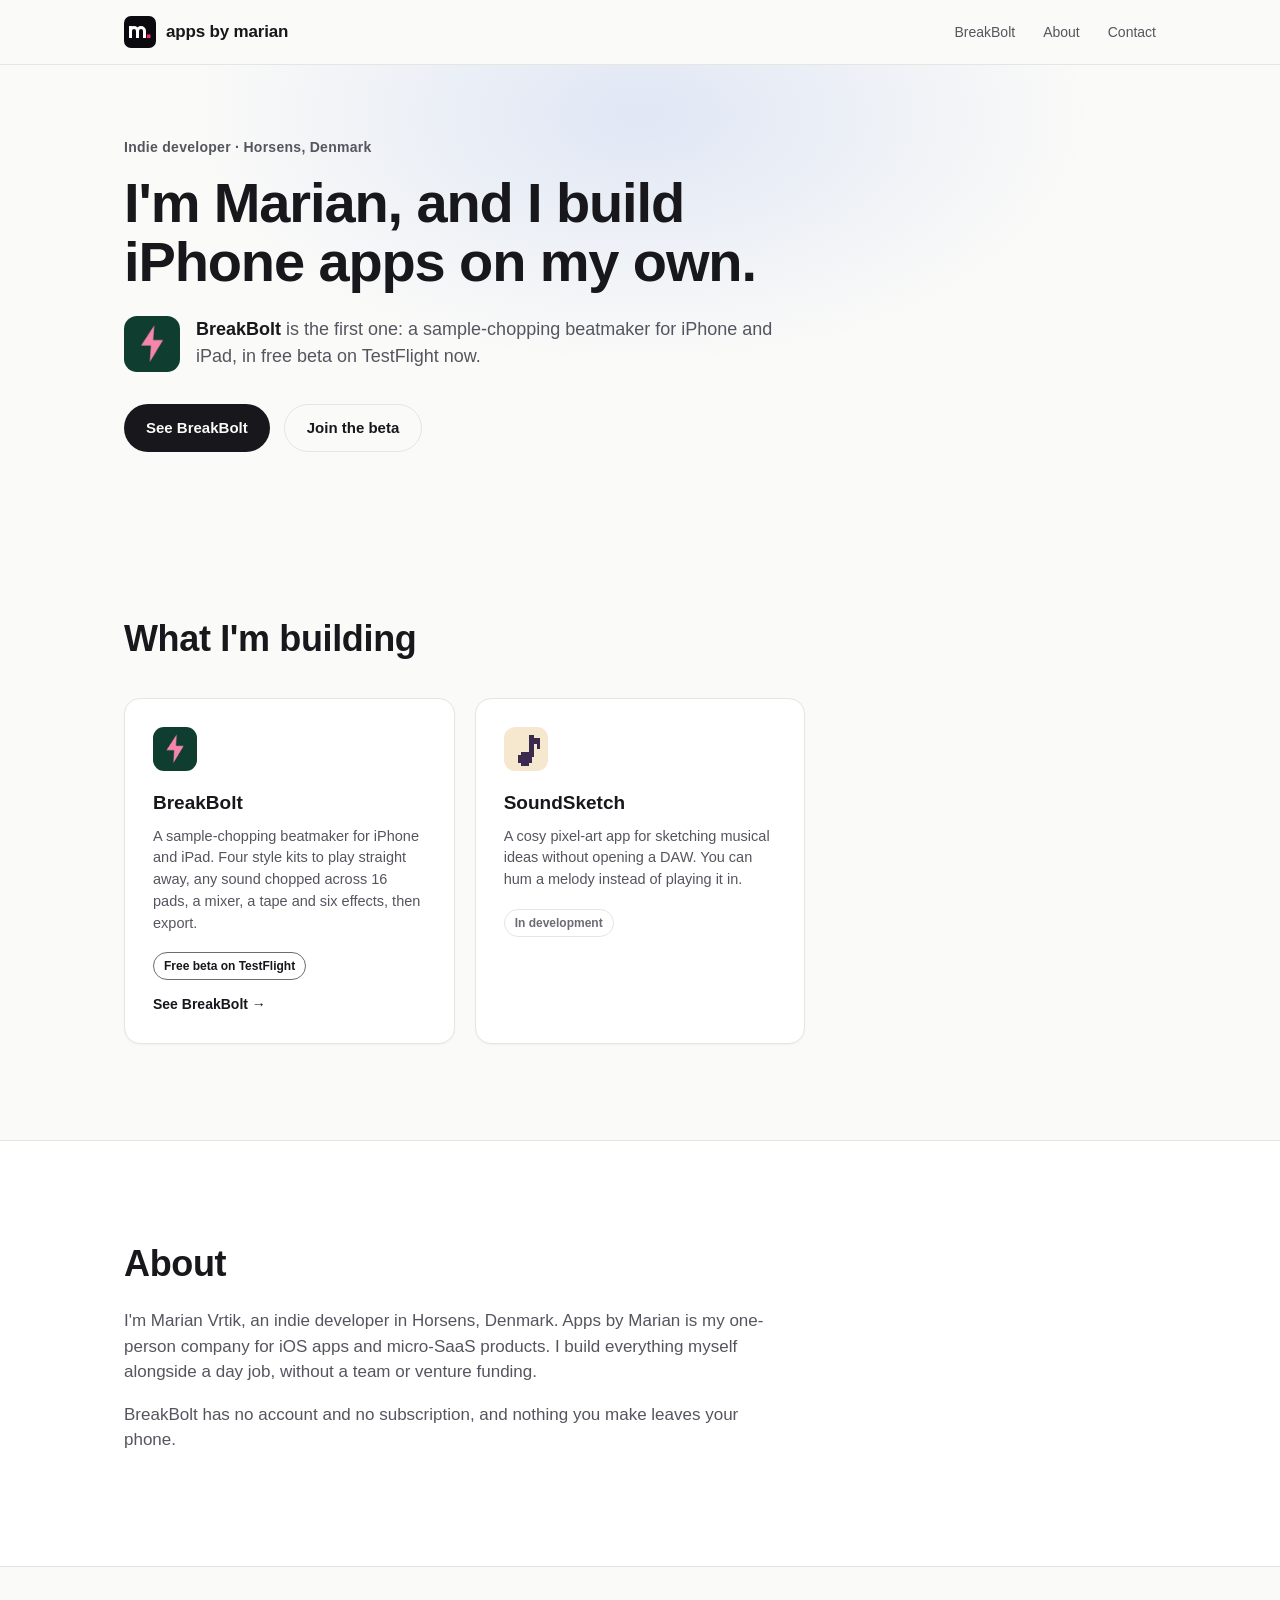
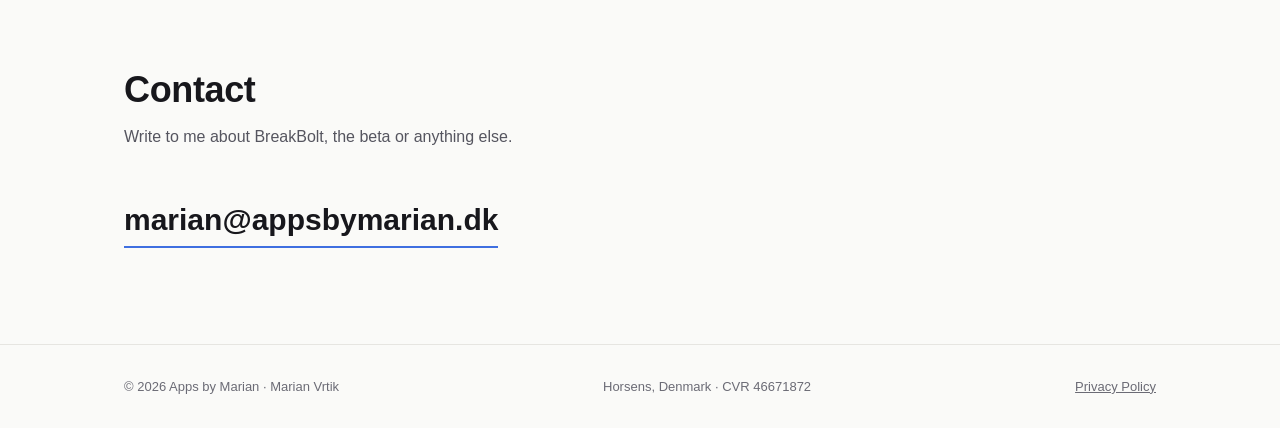
<file: index.html>
<!DOCTYPE html>
<html lang="en">
<head>
<meta charset="UTF-8">
<meta name="viewport" content="width=device-width, initial-scale=1.0">
<title>Apps by Marian · iPhone apps by Marian Vrtik</title>
<meta name="description" content="Apps by Marian is Marian Vrtik's one-person software studio in Horsens, Denmark. In beta now: BreakBolt, a sample-chopping beatmaker for iPhone and iPad.">
<meta property="og:title" content="Apps by Marian">
<meta property="og:description" content="Marian Vrtik's one-person software studio in Horsens, Denmark. In beta now: BreakBolt, a sample-chopping beatmaker for iPhone and iPad.">
<meta property="og:image" content="https://appsbymarian.dk/breakbolt/assets/icon-1024.png">
<meta property="og:url" content="https://appsbymarian.dk/">
<link rel="icon" href="favicon.svg" type="image/svg+xml">
<link rel="stylesheet" href="style.css?v=20261121">
</head>
<body>

<header class="nav">
  <div class="wrap nav-inner">
    <a href="#top" class="brand">
      <svg class="brand-mark" viewBox="0 0 64 64" aria-hidden="true"><rect width="64" height="64" rx="14" fill="#0b0b0f"/><path d="M13 44V20M13 30a7 7 0 0 1 14 0v14M27 30a7 7 0 0 1 14 0v14" fill="none" stroke="#fff" stroke-width="6"/><rect x="46" y="37" width="7" height="7" fill="#FF2670"/></svg>
      <span class="brand-name">apps by marian</span>
    </a>
    <nav class="nav-links">
      <a href="breakbolt/" class="keep">BreakBolt</a>
      <a href="#about">About</a>
      <a href="#contact">Contact</a>
    </nav>
  </div>
</header>

<main>

  <section id="top" class="hero">
    <div class="glow" aria-hidden="true"></div>
    <div class="wrap hero-inner">
      <p class="eyebrow">Indie developer · Horsens, Denmark</p>
      <h1>I'm Marian, and I build iPhone apps on my own.</h1>
      <p class="hero-app">
        <img src="breakbolt/assets/icon-512.png" alt="" width="56" height="56">
        <span>
          <strong>BreakBolt</strong> is the first one: a sample-chopping
          beatmaker for iPhone and iPad, in free beta on TestFlight now.
        </span>
      </p>
      <div class="cta-row">
        <a href="breakbolt/" class="btn btn-primary">See BreakBolt</a>
        <a href="https://testflight.apple.com/join/3ja1cPsu" class="btn btn-ghost">Join the beta</a>
      </div>
    </div>
  </section>

  <section id="work" class="work">
    <div class="wrap">
      <h2>What I'm building</h2>

      <div class="card-grid">

        <a class="card card-link" href="breakbolt/">
          <img class="card-app-icon" src="breakbolt/assets/icon-512.png" alt="">
          <h3>BreakBolt</h3>
          <p>A sample-chopping beatmaker for iPhone and iPad. Four style kits to play straight away, any sound chopped across 16 pads, a mixer, a tape and six effects, then export.</p>
          <span class="status status-live">Free beta on TestFlight</span>
          <span class="card-more">See BreakBolt →</span>
        </a>

        <article class="card">
          <svg class="card-app-icon" viewBox="0 0 16 16" shape-rendering="crispEdges" aria-hidden="true"><rect width="16" height="16" rx="3" fill="#f6e7cf"/><g fill="#3b2a4d"><rect x="9" y="3" width="2" height="8"/><rect x="11" y="4" width="2" height="2"/><rect x="12" y="6" width="1" height="2"/><rect x="5" y="10" width="5" height="3"/><rect x="6" y="9" width="3" height="1"/><rect x="6" y="13" width="3" height="1"/></g></svg>
          <h3>SoundSketch</h3>
          <p>A cosy pixel-art app for sketching musical ideas without opening a DAW. You can hum a melody instead of playing it in.</p>
          <span class="status">In development</span>
        </article>

      </div>
    </div>
  </section>

  <section id="about" class="about">
    <div class="wrap about-inner">
      <div class="about-text">
        <h2>About</h2>
        <p>
          I'm Marian Vrtik, an indie developer in Horsens, Denmark.
          Apps by Marian is my one-person company for iOS apps and
          micro-SaaS products. I build everything myself alongside a day job,
          without a team or venture funding.
        </p>
        <p>
          BreakBolt has no account and no subscription, and nothing you
          make leaves your phone.
        </p>
      </div>
    </div>
  </section>

  <section id="contact" class="contact">
    <div class="wrap contact-inner">
      <h2>Contact</h2>
      <p class="section-sub">Write to me about BreakBolt, the beta or anything else.</p>
      <a class="email-link" href="mailto:marian@appsbymarian.dk">marian@appsbymarian.dk</a>
    </div>
  </section>

</main>

<footer class="site-footer">
  <div class="wrap footer-inner">
    <p>© <span id="year"></span> Apps by Marian · Marian Vrtik</p>
    <p>Horsens, Denmark · CVR 46671872</p>
    <p><a href="privacy-policy.html">Privacy Policy</a></p>
  </div>
</footer>

<script>
  document.getElementById('year').textContent = new Date().getFullYear();
</script>

<!-- Visitor counter: GoatCounter, no cookies, no personal data. See privacy-policy.html. -->
<script data-goatcounter="https://appsbymarian.goatcounter.com/count" async src="https://gc.zgo.at/count.js"></script>
</body>
</html>
</file>
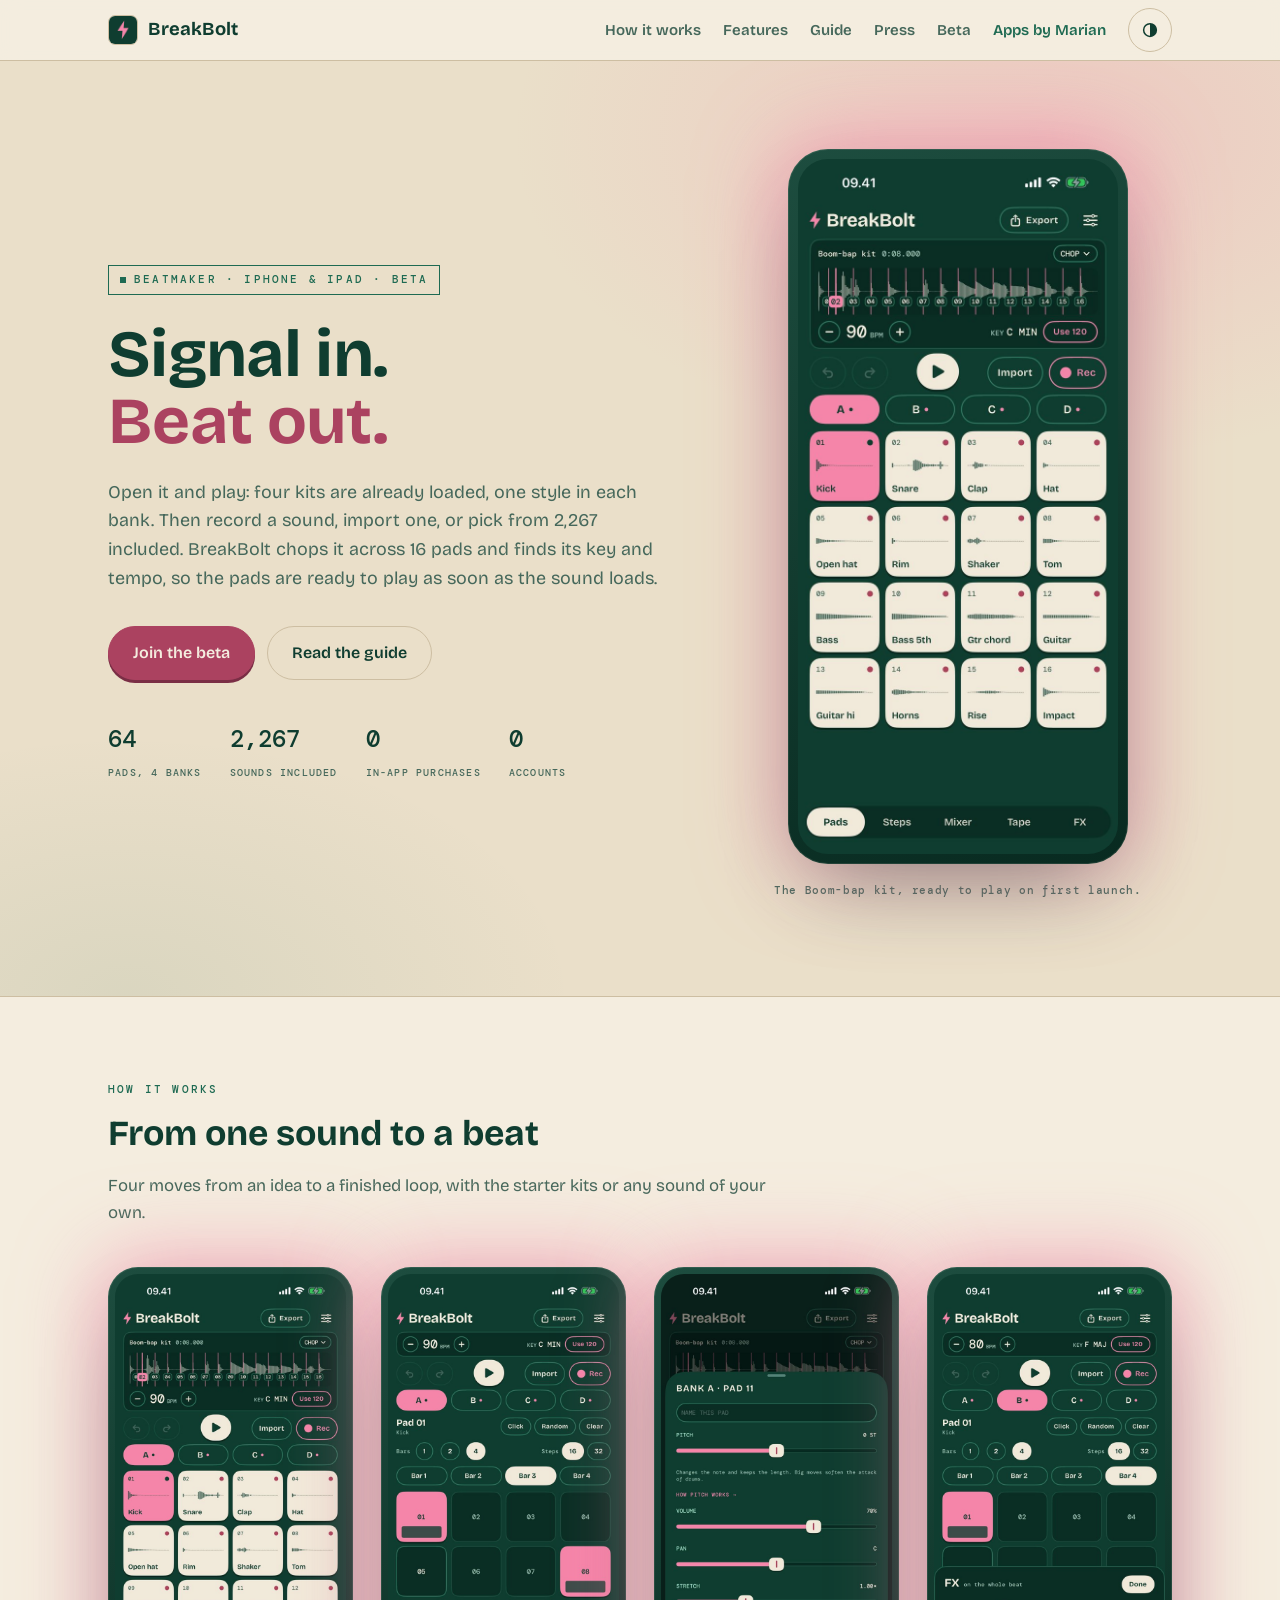
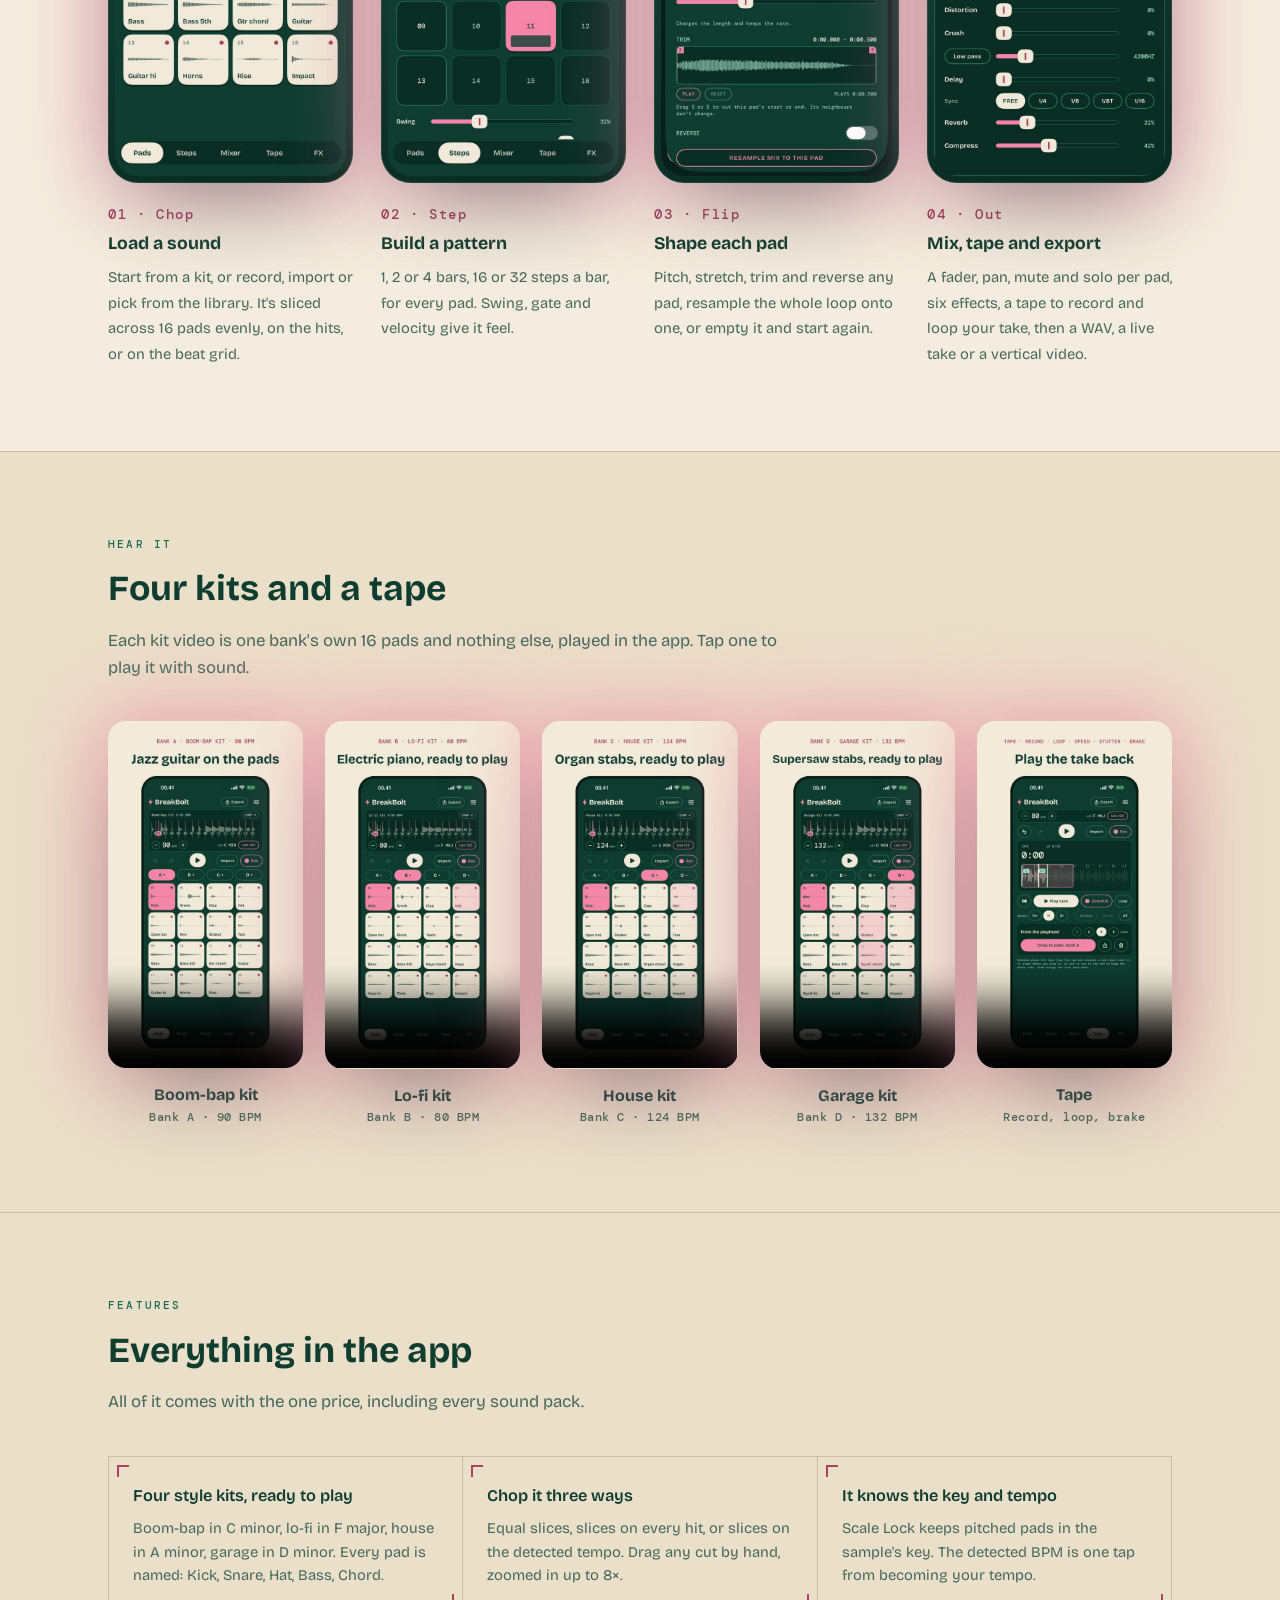
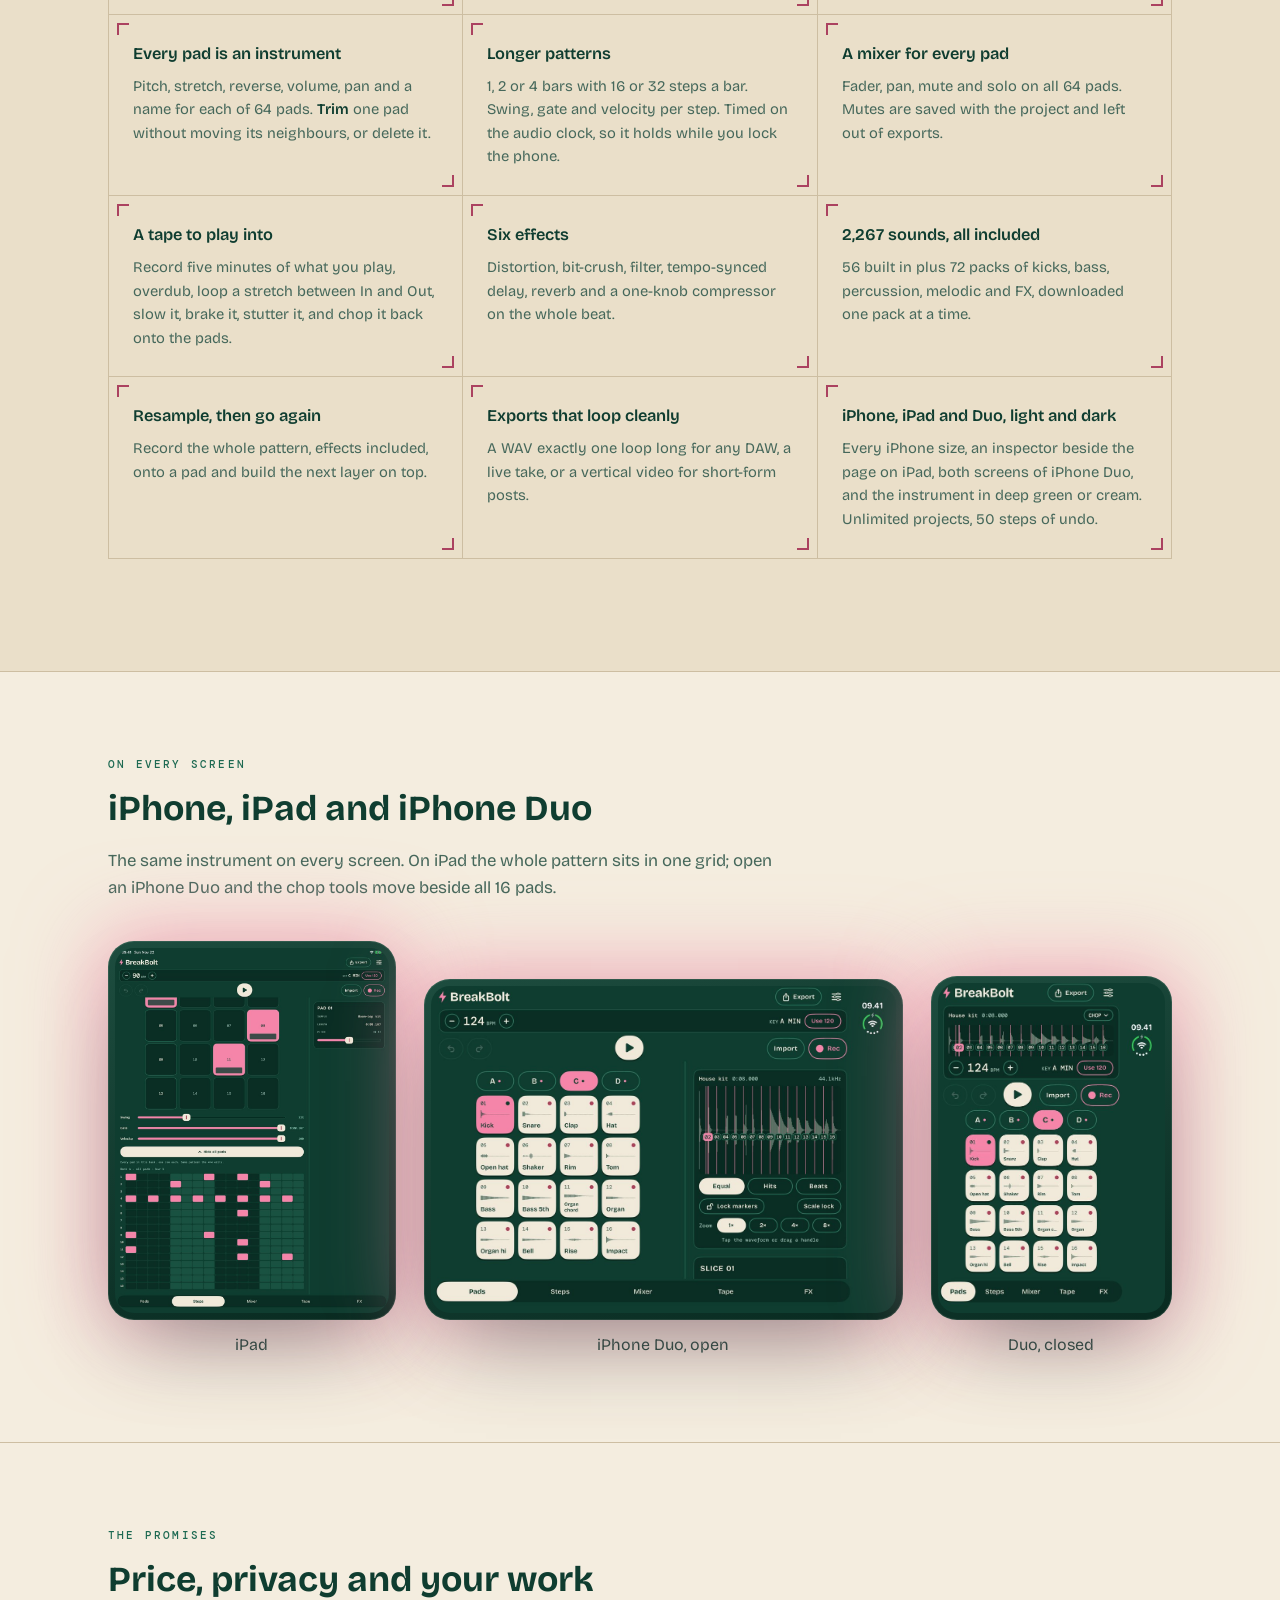
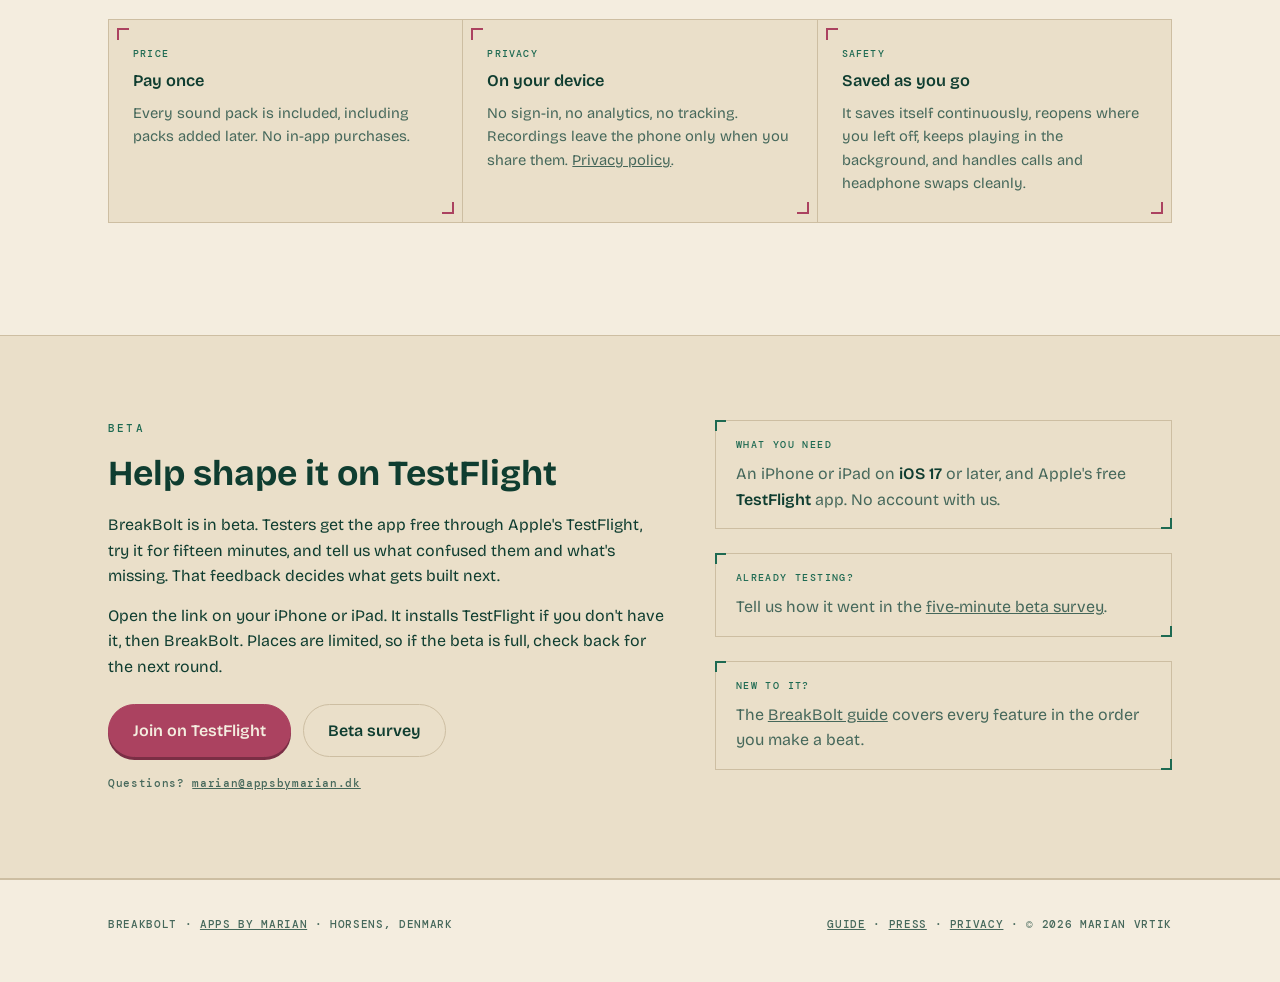
<file: breakbolt/index.html>
<!DOCTYPE html>
<html lang="en">
<head>
<meta charset="UTF-8">
<meta name="viewport" content="width=device-width, initial-scale=1.0">
<title>BreakBolt — Make beats from any sound</title>
<meta name="description" content="BreakBolt is a sample-chopping beatmaker for iPhone and iPad. Four style kits, any sound you record or import chopped across 16 pads, a step sequencer, mixer, tape and effects. No account, no subscription.">
<meta name="theme-color" content="#2E5E50" media="(prefers-color-scheme: dark)">
<meta name="theme-color" content="#F4EDDF" media="(prefers-color-scheme: light)">
<script>try{var t=localStorage.getItem("bb-theme");if(t==="light"||t==="dark")document.documentElement.dataset.theme=t}catch(e){}</script>
<meta property="og:title" content="BreakBolt — Make beats from any sound">
<meta property="og:description" content="Chop any sound into 16 pads, tap out a beat, resample it, export it. On your iPhone or iPad.">
<meta property="og:image" content="https://appsbymarian.dk/breakbolt/assets/icon-1024.png">
<meta property="og:url" content="https://appsbymarian.dk/breakbolt/">
<link rel="icon" href="assets/icon-512.png" type="image/png">
<link rel="apple-touch-icon" href="assets/apple-touch-icon.png">
<link rel="preload" href="assets/fonts/BricolageGrotesque-Bold.ttf" as="font" type="font/ttf" crossorigin>
<link rel="stylesheet" href="style.css?v=20261126">
</head>
<body>

<header class="topbar">
  <div class="wrap">
    <a class="logo" href="./"><img src="assets/icon-512.png" alt="">BreakBolt</a>
    <nav class="topnav" aria-label="BreakBolt">
      <a href="#how">How it works</a>
      <a href="#features">Features</a>
      <a href="guide.html" class="keep">Guide</a>
      <a href="press.html" class="keep">Press</a>
      <a href="#beta" class="keep">Beta</a>
      <a href="../" class="studio">Apps by Marian</a>
      <button class="theme-toggle" type="button" aria-label="Switch light or dark mode"><svg viewBox="0 0 24 24" aria-hidden="true"><circle cx="12" cy="12" r="8.5" fill="none" stroke="currentColor" stroke-width="2"/><path d="M12 3.5a8.5 8.5 0 0 1 0 17z" fill="currentColor"/></svg></button>
    </nav>
  </div>
</header>

<main>

<section class="hero scanbg">
  <div class="wrap">
    <div>
      <p class="kicker">BEATMAKER · IPHONE &amp; IPAD · BETA</p>
      <h1 class="headline">Signal in.<br><span class="accent">Beat out.</span></h1>
      <p class="sub">Open it and play: four kits are already loaded, one style in each bank. Then record a sound, import one, or pick from 2,267 included. BreakBolt chops it across 16 pads and finds its key and tempo, so the pads are ready to play as soon as the sound loads.</p>
      <div class="cta-row">
        <a class="btn primary" href="https://testflight.apple.com/join/3ja1cPsu" rel="noopener">Join the beta</a>
        <a class="btn" href="guide.html">Read the guide</a>
      </div>
      <div class="stats">
        <div class="stat"><span class="n">64</span><span class="l">Pads, 4 banks</span></div>
        <div class="stat"><span class="n">2,267</span><span class="l">Sounds included</span></div>
        <div class="stat"><span class="n">0</span><span class="l">In-app purchases</span></div>
        <div class="stat"><span class="n">0</span><span class="l">Accounts</span></div>
      </div>
    </div>
    <div>
      <div class="device app">
        <div class="screen"><img src="assets/gm-pads.jpg" alt="BreakBolt's Pads page with the Boom-bap kit loaded: a chopped waveform above 16 named pads, Kick, Snare, Clap, Hat and more" fetchpriority="high"></div>
      </div>
      <p class="video-note">The Boom-bap kit, ready to play on first launch.</p>
    </div>
  </div>
</section>

<section id="how">
  <div class="wrap">
    <p class="eyebrow">HOW IT WORKS</p>
    <h2 class="h2">From one sound to a beat</h2>
    <p class="lead">Four moves from an idea to a finished loop, with the starter kits or any sound of your own.</p>
    <div class="flow">
      <figure>
        <div class="device app"><div class="screen"><img src="assets/gm-pads.jpg" alt="The Pads page: a waveform cut into 16 slices above 16 named pads" loading="lazy"></div></div>
        <figcaption><span class="n">01 · Chop</span><span class="t">Load a sound</span><span class="d">Start from a kit, or record, import or pick from the library. It's sliced across 16 pads evenly, on the hits, or on the beat grid.</span></figcaption>
      </figure>
      <figure>
        <div class="device app"><div class="screen"><img src="assets/gm-steps.jpg" alt="The Steps page: 16 steps for the selected pad, with bars, steps per bar, swing, gate and velocity" loading="lazy"></div></div>
        <figcaption><span class="n">02 · Step</span><span class="t">Build a pattern</span><span class="d">1, 2 or 4 bars, 16 or 32 steps a bar, for every pad. Swing, gate and velocity give it feel.</span></figcaption>
      </figure>
      <figure>
        <div class="device app"><div class="screen"><img src="assets/gm-pad.jpg" alt="A pad's settings: pitch, volume, pan, stretch, trim, reverse, resample, and delete pad" loading="lazy"></div></div>
        <figcaption><span class="n">03 · Flip</span><span class="t">Shape each pad</span><span class="d">Pitch, stretch, trim and reverse any pad, resample the whole loop onto one, or empty it and start again.</span></figcaption>
      </figure>
      <figure>
        <div class="device app"><div class="screen"><img src="assets/gm-fx.jpg" alt="The FX panel: distortion, crush, filter, delay, reverb and compress" loading="lazy"></div></div>
        <figcaption><span class="n">04 · Out</span><span class="t">Mix, tape and export</span><span class="d">A fader, pan, mute and solo per pad, six effects, a tape to record and loop your take, then a WAV, a live take or a vertical video.</span></figcaption>
      </figure>
    </div>
  </div>
</section>

<section id="videos" class="scanbg">
  <div class="wrap">
    <p class="eyebrow">HEAR IT</p>
    <h2 class="h2">Four kits and a tape</h2>
    <p class="lead">Each kit video is one bank's own 16 pads and nothing else, played in the app. Tap one to play it with sound.</p>
    <div class="reel">
      <figure>
        <div class="device"><div class="screen"><video controls playsinline preload="none" poster="assets/video/kit-boom-bap.jpg" aria-label="Boom-bap kit video"><source src="assets/video/kit-boom-bap.mp4" type="video/mp4"></video></div></div>
        <figcaption><span class="t">Boom-bap kit</span><span class="d">Bank A · 90 BPM</span></figcaption>
      </figure>
      <figure>
        <div class="device"><div class="screen"><video controls playsinline preload="none" poster="assets/video/kit-lo-fi.jpg" aria-label="Lo-fi kit video"><source src="assets/video/kit-lo-fi.mp4" type="video/mp4"></video></div></div>
        <figcaption><span class="t">Lo-fi kit</span><span class="d">Bank B · 80 BPM</span></figcaption>
      </figure>
      <figure>
        <div class="device"><div class="screen"><video controls playsinline preload="none" poster="assets/video/kit-house.jpg" aria-label="House kit video"><source src="assets/video/kit-house.mp4" type="video/mp4"></video></div></div>
        <figcaption><span class="t">House kit</span><span class="d">Bank C · 124 BPM</span></figcaption>
      </figure>
      <figure>
        <div class="device"><div class="screen"><video controls playsinline preload="none" poster="assets/video/kit-garage.jpg" aria-label="Garage kit video"><source src="assets/video/kit-garage.mp4" type="video/mp4"></video></div></div>
        <figcaption><span class="t">Garage kit</span><span class="d">Bank D · 132 BPM</span></figcaption>
      </figure>
      <figure>
        <div class="device"><div class="screen"><video controls playsinline preload="none" poster="assets/video/tape.jpg" aria-label="Tape video"><source src="assets/video/tape.mp4" type="video/mp4"></video></div></div>
        <figcaption><span class="t">Tape</span><span class="d">Record, loop, brake</span></figcaption>
      </figure>
    </div>
  </div>
</section>

<section id="features" class="scanbg">
  <div class="wrap">
    <p class="eyebrow">FEATURES</p>
    <h2 class="h2">Everything in the app</h2>
    <p class="lead">All of it comes with the one price, including every sound pack.</p>
    <div class="fgrid">
      <div class="fcard"><p class="ft">Four style kits, ready to play</p><p class="fd">Boom-bap in C minor, lo-fi in F major, house in A minor, garage in D minor. Every pad is named: Kick, Snare, Hat, Bass, Chord.</p></div>
      <div class="fcard"><p class="ft">Chop it three ways</p><p class="fd">Equal slices, slices on every hit, or slices on the detected tempo. Drag any cut by hand, zoomed in up to 8×.</p></div>
      <div class="fcard"><p class="ft">It knows the key and tempo</p><p class="fd">Scale Lock keeps pitched pads in the sample's key. The detected BPM is one tap from becoming your tempo.</p></div>
      <div class="fcard"><p class="ft">Every pad is an instrument</p><p class="fd">Pitch, stretch, reverse, volume, pan and a name for each of 64 pads. <b>Trim</b> one pad without moving its neighbours, or delete it.</p></div>
      <div class="fcard"><p class="ft">Longer patterns</p><p class="fd">1, 2 or 4 bars with 16 or 32 steps a bar. Swing, gate and velocity per step. Timed on the audio clock, so it holds while you lock the phone.</p></div>
      <div class="fcard"><p class="ft">A mixer for every pad</p><p class="fd">Fader, pan, mute and solo on all 64 pads. Mutes are saved with the project and left out of exports.</p></div>
      <div class="fcard"><p class="ft">A tape to play into</p><p class="fd">Record five minutes of what you play, overdub, loop a stretch between In and Out, slow it, brake it, stutter it, and chop it back onto the pads.</p></div>
      <div class="fcard"><p class="ft">Six effects</p><p class="fd">Distortion, bit-crush, filter, tempo-synced delay, reverb and a one-knob compressor on the whole beat.</p></div>
      <div class="fcard"><p class="ft">2,267 sounds, all included</p><p class="fd">56 built in plus 72 packs of kicks, bass, percussion, melodic and FX, downloaded one pack at a time.</p></div>
      <div class="fcard"><p class="ft">Resample, then go again</p><p class="fd">Record the whole pattern, effects included, onto a pad and build the next layer on top.</p></div>
      <div class="fcard"><p class="ft">Exports that loop cleanly</p><p class="fd">A WAV exactly one loop long for any DAW, a live take, or a vertical video for short-form posts.</p></div>
      <div class="fcard"><p class="ft">iPhone, iPad and Duo, light and dark</p><p class="fd">Every iPhone size, an inspector beside the page on iPad, both screens of iPhone Duo, and the instrument in deep green or cream. Unlimited projects, 50 steps of undo.</p></div>
    </div>
  </div>
</section>

<section id="screens">
  <div class="wrap">
    <p class="eyebrow">ON EVERY SCREEN</p>
    <h2 class="h2">iPhone, iPad and iPhone Duo</h2>
    <p class="lead">The same instrument on every screen. On iPad the whole pattern sits in one grid; open an iPhone Duo and the chop tools move beside all 16 pads.</p>
    <div class="screens">
      <figure>
        <div class="device ipad"><div class="screen"><img src="assets/gm-ipad.jpg" alt="BreakBolt on iPad: the boom-bap pattern with every pad's row in one grid" loading="lazy"></div></div>
        <figcaption><span class="t">iPad</span></figcaption>
      </figure>
      <figure>
        <div class="device duo-open"><div class="screen"><img src="assets/gm-duo-open.jpg" alt="BreakBolt on an open iPhone Duo: 16 named pads beside the chop waveform" loading="lazy"></div></div>
        <figcaption><span class="t">iPhone Duo, open</span></figcaption>
      </figure>
      <figure>
        <div class="device duo-closed"><div class="screen"><img src="assets/gm-duo-closed.jpg" alt="BreakBolt on the iPhone Duo's outer screen: all 16 pads" loading="lazy"></div></div>
        <figcaption><span class="t">Duo, closed</span></figcaption>
      </figure>
    </div>
  </div>
</section>

<section>
  <div class="wrap">
    <p class="eyebrow">THE PROMISES</p>
    <h2 class="h2">Price, privacy and your work</h2>
    <div class="fgrid">
      <div class="fcard"><p class="tag">Price</p><p class="ft">Pay once</p><p class="fd">Every sound pack is included, including packs added later. No in-app purchases.</p></div>
      <div class="fcard"><p class="tag">Privacy</p><p class="ft">On your device</p><p class="fd">No sign-in, no analytics, no tracking. Recordings leave the phone only when you share them. <a href="privacy.html">Privacy policy</a>.</p></div>
      <div class="fcard"><p class="tag">Safety</p><p class="ft">Saved as you go</p><p class="fd">It saves itself continuously, reopens where you left off, keeps playing in the background, and handles calls and headphone swaps cleanly.</p></div>
    </div>
  </div>
</section>

<section id="beta" class="scanbg">
  <div class="wrap beta">
    <div>
      <p class="eyebrow">BETA</p>
      <h2 class="h2">Help shape it on TestFlight</h2>
      <div class="prose">
        <p>BreakBolt is in beta. Testers get the app free through Apple's TestFlight, try it for fifteen minutes, and tell us what confused them and what's missing. That feedback decides what gets built next.</p>
        <p>Open the link on your iPhone or iPad. It installs TestFlight if you don't have it, then BreakBolt. Places are limited, so if the beta is full, check back for the next round.</p>
      </div>
      <div class="cta-row" style="margin:24px 0 0">
        <a class="btn primary" href="https://testflight.apple.com/join/3ja1cPsu" rel="noopener">Join on TestFlight</a>
        <a class="btn" href="https://forms.gle/en4h8hS5GENnsrTa8" rel="noopener">Beta survey</a>
      </div>
      <p class="video-note" style="text-align:left">Questions? <a href="mailto:marian@appsbymarian.dk">marian@appsbymarian.dk</a></p>
    </div>
    <div>
      <div class="note">
        <p class="nl">What you need</p>
        <p>An iPhone or iPad on <b>iOS 17</b> or later, and Apple's free <b>TestFlight</b> app. No account with us.</p>
      </div>
      <div class="note">
        <p class="nl">Already testing?</p>
        <p>Tell us how it went in the <a href="https://forms.gle/en4h8hS5GENnsrTa8" rel="noopener">five-minute beta survey</a>.</p>
      </div>
      <div class="note">
        <p class="nl">New to it?</p>
        <p>The <a href="guide.html">BreakBolt guide</a> covers every feature in the order you make a beat.</p>
      </div>
    </div>
  </div>
</section>

</main>

<footer class="sitefoot">
  <div class="wrap">
    <p>BREAKBOLT · <a href="../">APPS BY MARIAN</a> · HORSENS, DENMARK</p>
    <p><a href="guide.html">GUIDE</a> · <a href="press.html">PRESS</a> · <a href="privacy.html">PRIVACY</a> · © <span id="year">2026</span> MARIAN VRTIK</p>
  </div>
</footer>

<script>
  document.getElementById('year').textContent = new Date().getFullYear();
</script>

<script>
// One video at a time: starting one pauses the others.
document.querySelectorAll(".reel video").forEach(function (v, _, all) {
  v.addEventListener("play", function () { all.forEach(function (o) { if (o !== v) o.pause(); }); });
});
</script>
<script>
// Light/dark switch: flips whatever is showing now and remembers it.
(function () {
  var b = document.querySelector(".theme-toggle");
  if (!b) return;
  function current() {
    var t = document.documentElement.dataset.theme;
    if (t) return t;
    return matchMedia("(prefers-color-scheme: light)").matches ? "light" : "dark";
  }
  function label() { b.setAttribute("aria-label", current() === "light" ? "Switch to dark mode" : "Switch to light mode"); }
  label();
  b.addEventListener("click", function () {
    var next = current() === "light" ? "dark" : "light";
    document.documentElement.dataset.theme = next;
    try { localStorage.setItem("bb-theme", next); } catch (e) {}
    label();
  });
})();
</script>
<!-- Visitor counter: GoatCounter, no cookies, no personal data. See privacy-policy.html. -->
<script data-goatcounter="https://appsbymarian.goatcounter.com/count" async src="https://gc.zgo.at/count.js"></script>
</body>
</html>
</file>
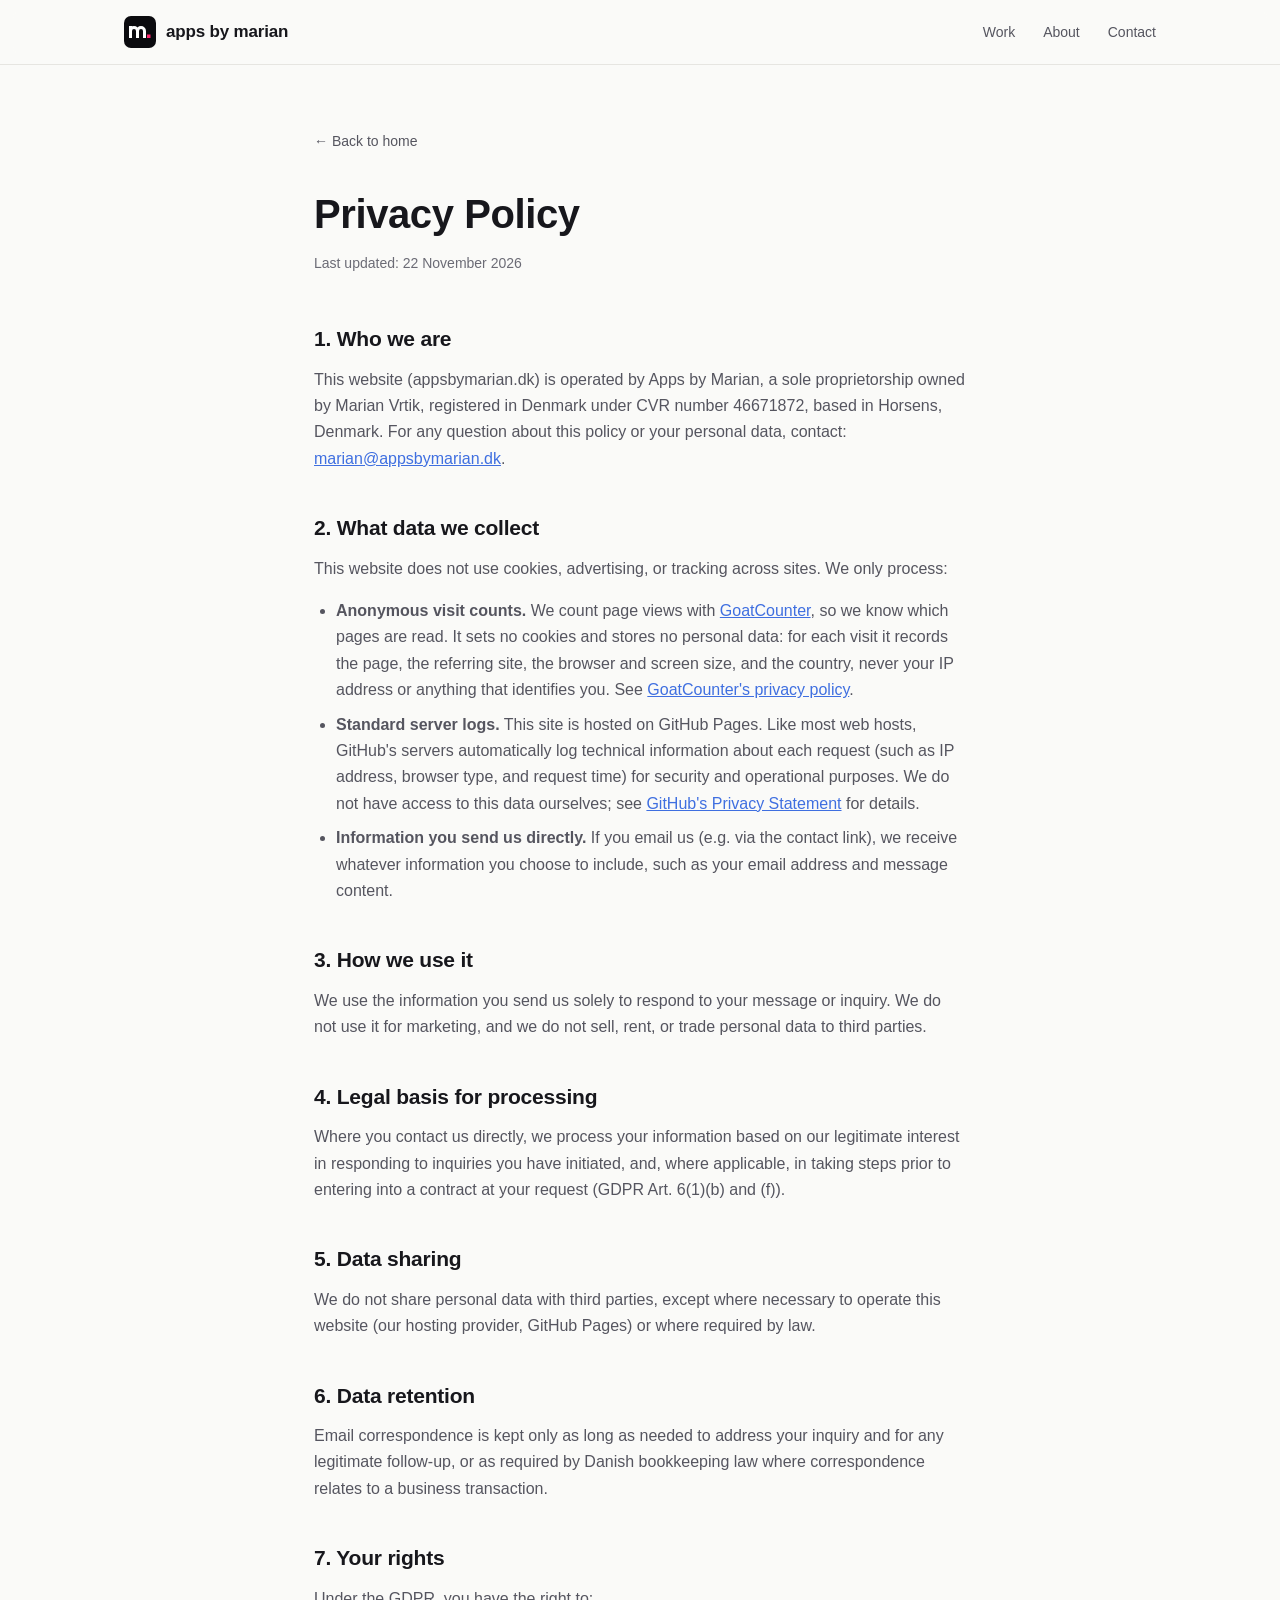
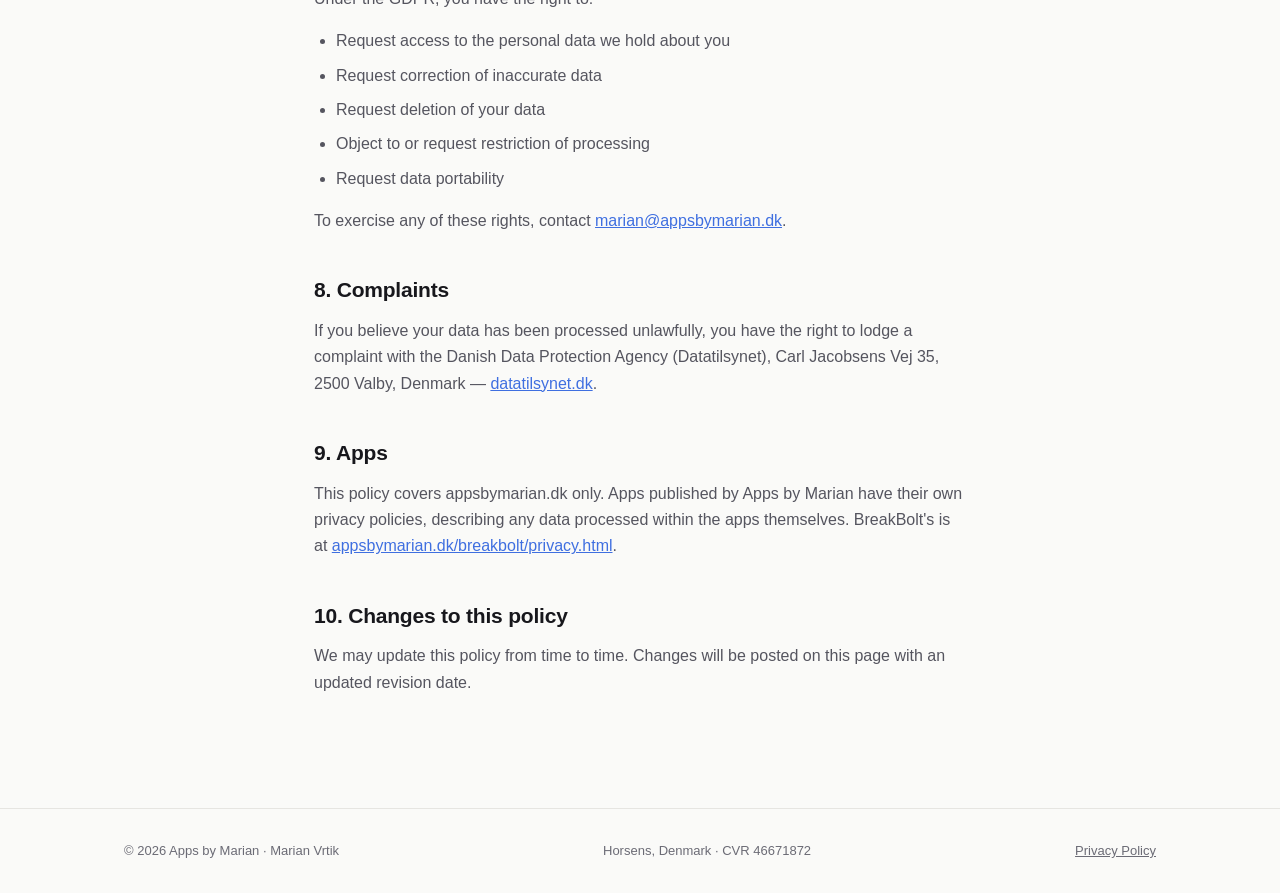
<file: privacy-policy.html>
<!DOCTYPE html>
<html lang="en">
<head>
<meta charset="UTF-8">
<meta name="viewport" content="width=device-width, initial-scale=1.0">
<title>Privacy Policy — Apps by Marian</title>
<meta name="description" content="Privacy policy for Apps by Marian, describing what data is collected via appsbymarian.dk and how it is used.">
<meta name="robots" content="noindex">
<link rel="icon" href="favicon.svg" type="image/svg+xml">
<link rel="stylesheet" href="style.css?v=20261121">
</head>
<body>

<header class="nav">
  <div class="wrap nav-inner">
    <a href="index.html" class="brand">
      <svg class="brand-mark" viewBox="0 0 64 64" aria-hidden="true"><rect width="64" height="64" rx="14" fill="#0b0b0f"/><path d="M13 44V20M13 30a7 7 0 0 1 14 0v14M27 30a7 7 0 0 1 14 0v14" fill="none" stroke="#fff" stroke-width="6"/><rect x="46" y="37" width="7" height="7" fill="#FF2670"/></svg>
      <span class="brand-name">apps by marian</span>
    </a>
    <nav class="nav-links">
      <a href="index.html#work">Work</a>
      <a href="index.html#about">About</a>
      <a href="index.html#contact">Contact</a>
    </nav>
  </div>
</header>

<main>
  <section class="policy">
    <div class="wrap policy-inner">

      <a href="index.html" class="back-link">← Back to home</a>

      <h1>Privacy Policy</h1>
      <p class="updated-note">Last updated: 22 November 2026</p>

      <h2>1. Who we are</h2>
      <p>
        This website (appsbymarian.dk) is operated by Apps by Marian, a sole
        proprietorship owned by Marian Vrtik, registered in Denmark under
        CVR number 46671872, based in Horsens, Denmark. For any question
        about this policy or your personal data, contact:
        <a href="mailto:marian@appsbymarian.dk">marian@appsbymarian.dk</a>.
      </p>

      <h2>2. What data we collect</h2>
      <p>This website does not use cookies, advertising, or tracking across sites. We only process:</p>
      <ul>
        <li>
          <strong>Anonymous visit counts.</strong> We count page views with
          <a href="https://www.goatcounter.com" target="_blank" rel="noopener">GoatCounter</a>,
          so we know which pages are read. It sets no cookies and stores no
          personal data: for each visit it records the page, the referring
          site, the browser and screen size, and the country, never your IP
          address or anything that identifies you. See
          <a href="https://www.goatcounter.com/help/privacy" target="_blank" rel="noopener">GoatCounter's privacy policy</a>.
        </li>
        <li>
          <strong>Standard server logs.</strong> This site is hosted on GitHub
          Pages. Like most web hosts, GitHub's servers automatically log
          technical information about each request (such as IP address,
          browser type, and request time) for security and operational
          purposes. We do not have access to this data ourselves; see
          <a href="https://docs.github.com/en/site-policy/privacy-policies/github-general-privacy-statement" target="_blank" rel="noopener">GitHub's Privacy Statement</a>
          for details.
        </li>
        <li>
          <strong>Information you send us directly.</strong> If you email us
          (e.g. via the contact link), we receive whatever information you
          choose to include, such as your email address and message content.
        </li>
      </ul>

      <h2>3. How we use it</h2>
      <p>
        We use the information you send us solely to respond to your message
        or inquiry. We do not use it for marketing, and we do not sell,
        rent, or trade personal data to third parties.
      </p>

      <h2>4. Legal basis for processing</h2>
      <p>
        Where you contact us directly, we process your information based on
        our legitimate interest in responding to inquiries you have
        initiated, and, where applicable, in taking steps prior to entering
        into a contract at your request (GDPR Art. 6(1)(b) and (f)).
      </p>

      <h2>5. Data sharing</h2>
      <p>
        We do not share personal data with third parties, except where
        necessary to operate this website (our hosting provider, GitHub
        Pages) or where required by law.
      </p>

      <h2>6. Data retention</h2>
      <p>
        Email correspondence is kept only as long as needed to address your
        inquiry and for any legitimate follow-up, or as required by Danish
        bookkeeping law where correspondence relates to a business
        transaction.
      </p>

      <h2>7. Your rights</h2>
      <p>Under the GDPR, you have the right to:</p>
      <ul>
        <li>Request access to the personal data we hold about you</li>
        <li>Request correction of inaccurate data</li>
        <li>Request deletion of your data</li>
        <li>Object to or request restriction of processing</li>
        <li>Request data portability</li>
      </ul>
      <p>
        To exercise any of these rights, contact
        <a href="mailto:marian@appsbymarian.dk">marian@appsbymarian.dk</a>.
      </p>

      <h2>8. Complaints</h2>
      <p>
        If you believe your data has been processed unlawfully, you have the
        right to lodge a complaint with the Danish Data Protection Agency
        (Datatilsynet), Carl Jacobsens Vej 35, 2500 Valby, Denmark —
        <a href="https://www.datatilsynet.dk" target="_blank" rel="noopener">datatilsynet.dk</a>.
      </p>

      <h2>9. Apps</h2>
      <p>
        This policy covers appsbymarian.dk only. Apps published by Apps by
        Marian have their own privacy policies, describing any data
        processed within the apps themselves. BreakBolt's is at
        <a href="breakbolt/privacy.html">appsbymarian.dk/breakbolt/privacy.html</a>.
      </p>

      <h2>10. Changes to this policy</h2>
      <p>
        We may update this policy from time to time. Changes will be posted
        on this page with an updated revision date.
      </p>

    </div>
  </section>
</main>

<footer class="site-footer">
  <div class="wrap footer-inner">
    <p>© <span id="year"></span> Apps by Marian · Marian Vrtik</p>
    <p>Horsens, Denmark · CVR 46671872</p>
    <p><a href="privacy-policy.html">Privacy Policy</a></p>
  </div>
</footer>

<script>
  document.getElementById('year').textContent = new Date().getFullYear();
</script>

<!-- Visitor counter: GoatCounter, no cookies, no personal data. See privacy-policy.html. -->
<script data-goatcounter="https://appsbymarian.goatcounter.com/count" async src="https://gc.zgo.at/count.js"></script>
</body>
</html>
</file>
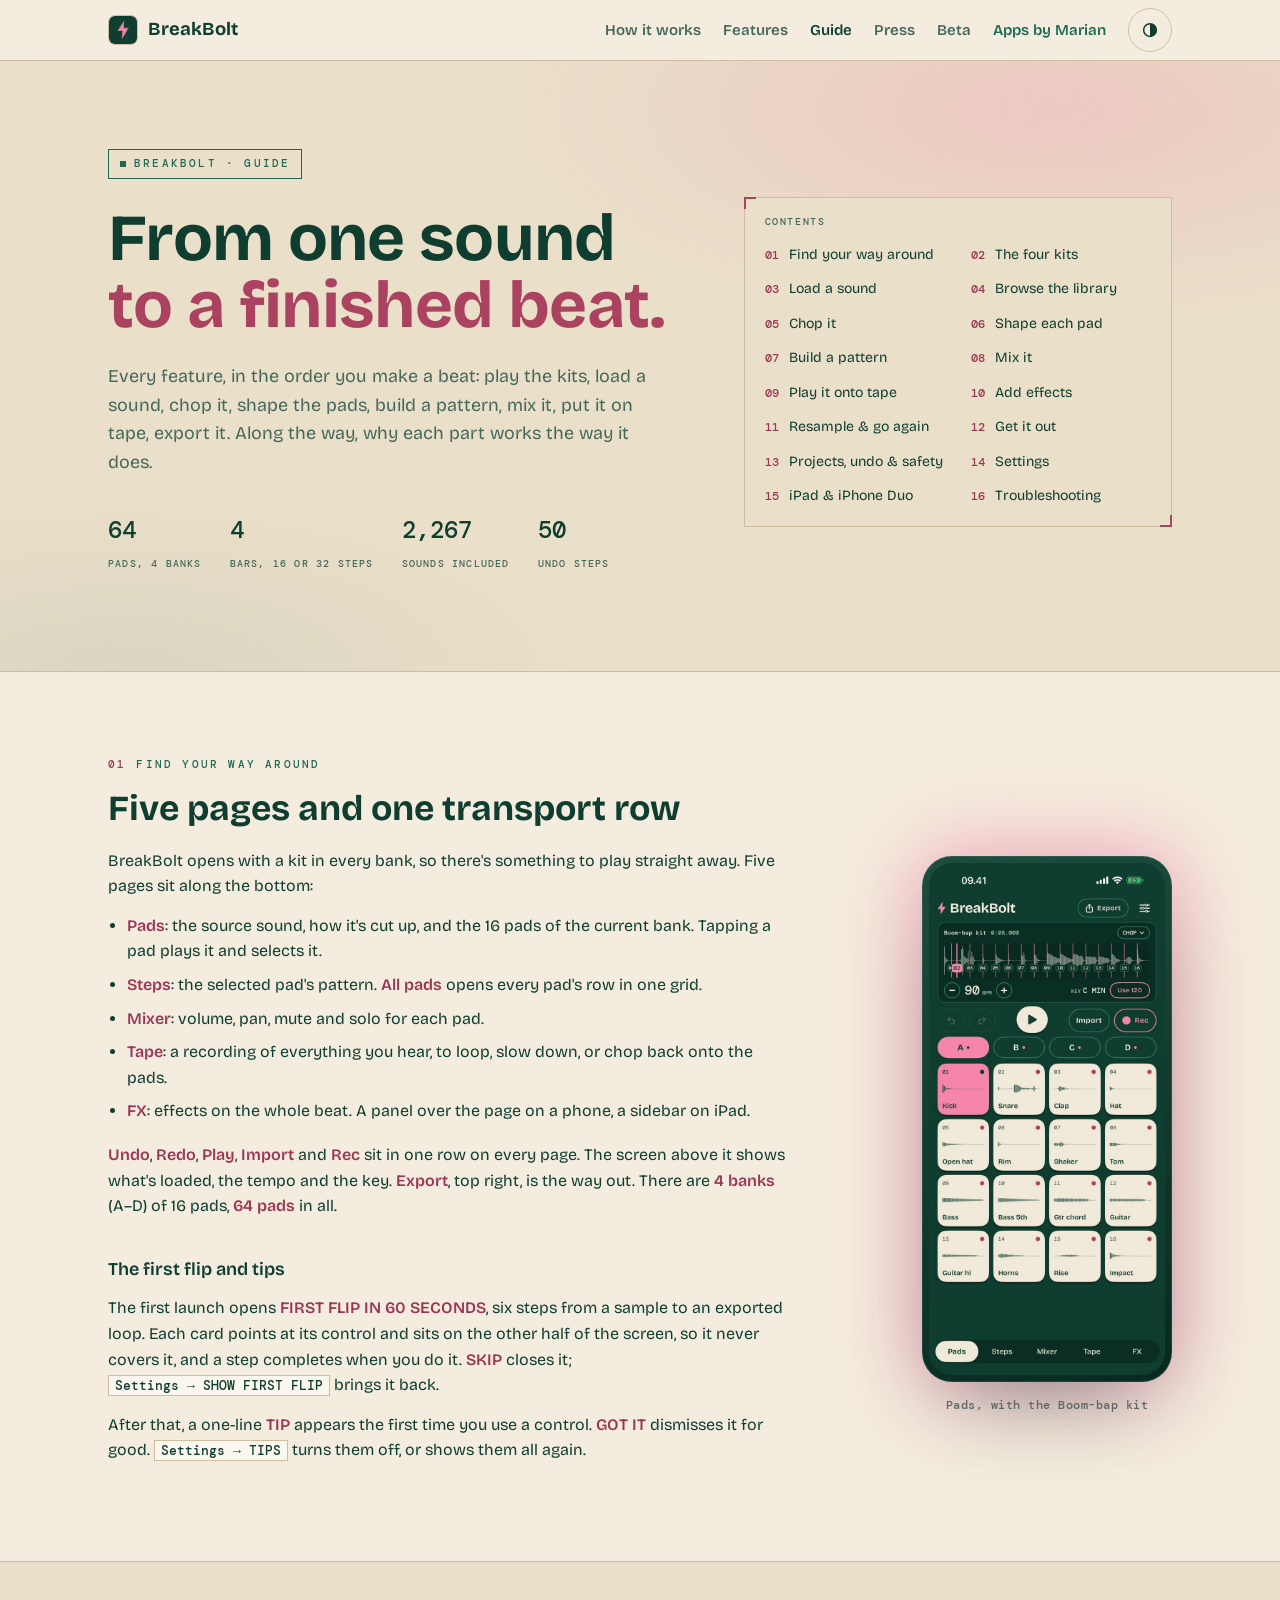
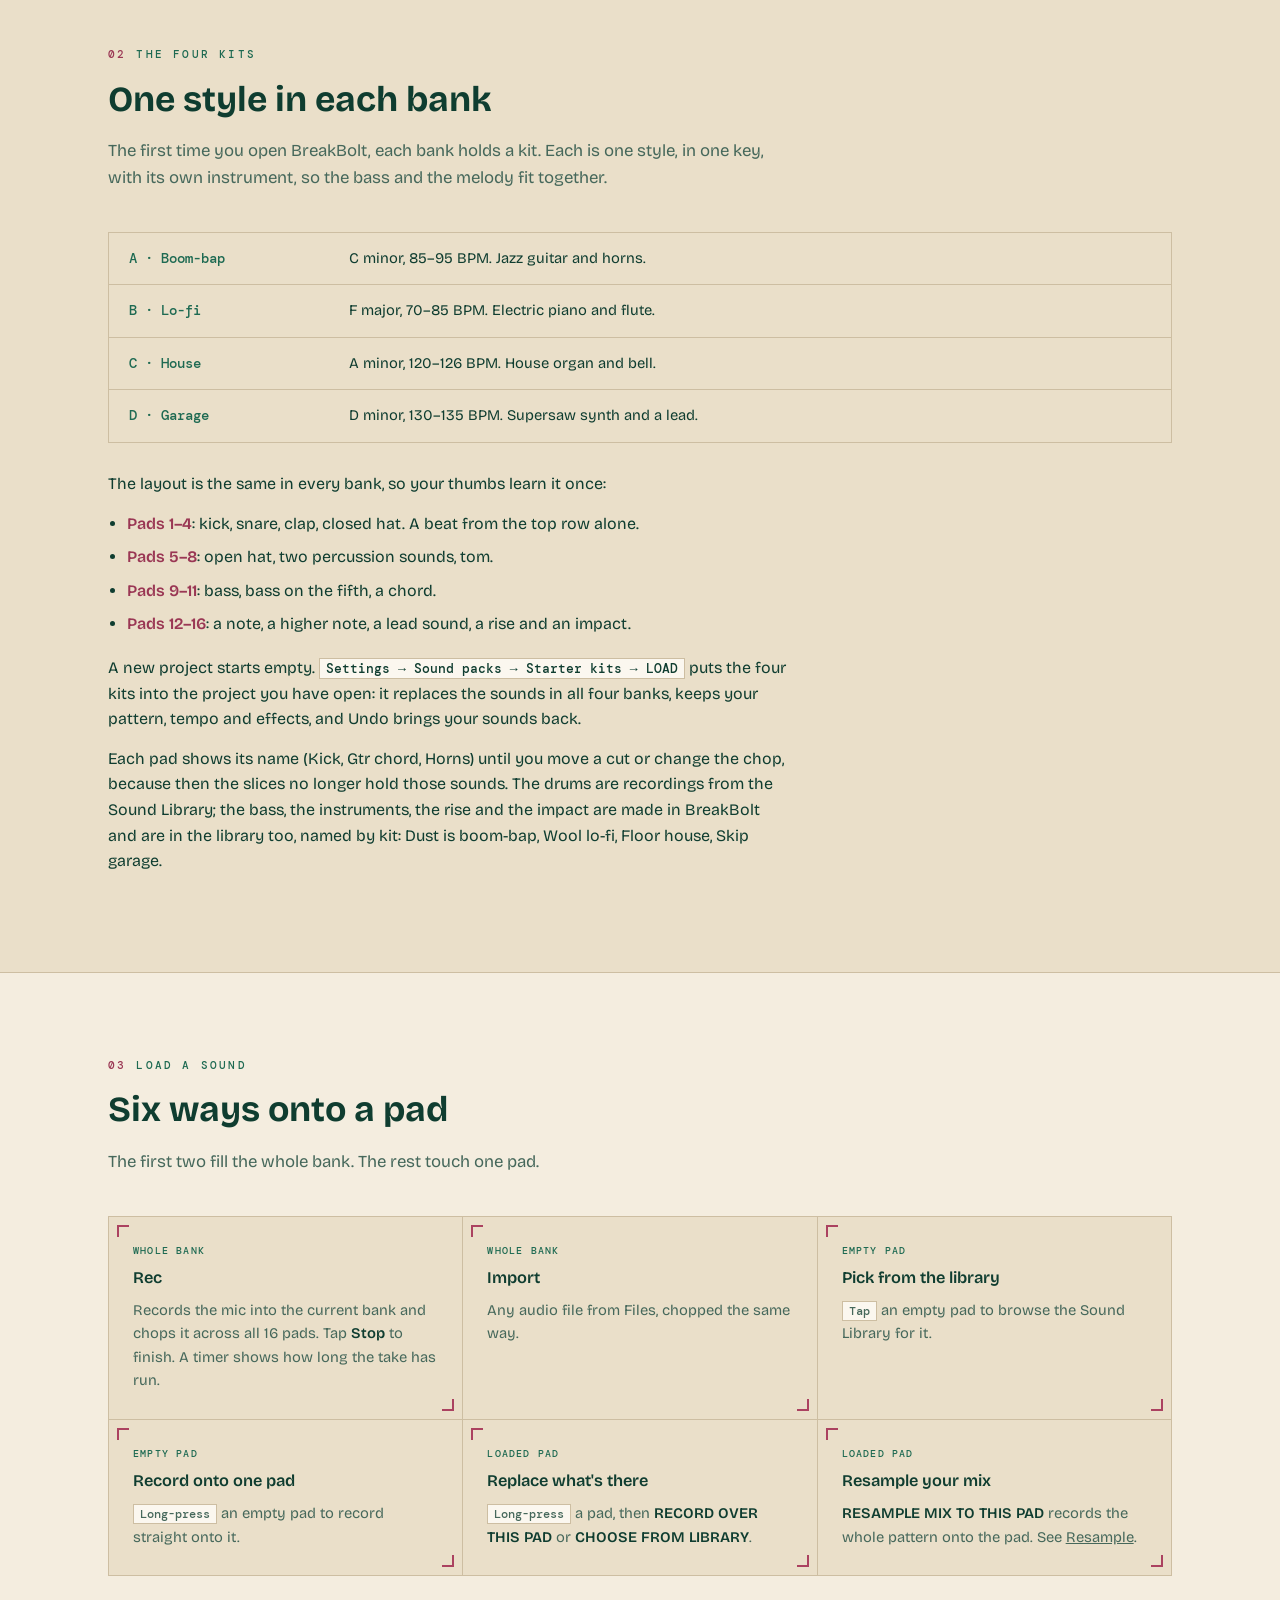
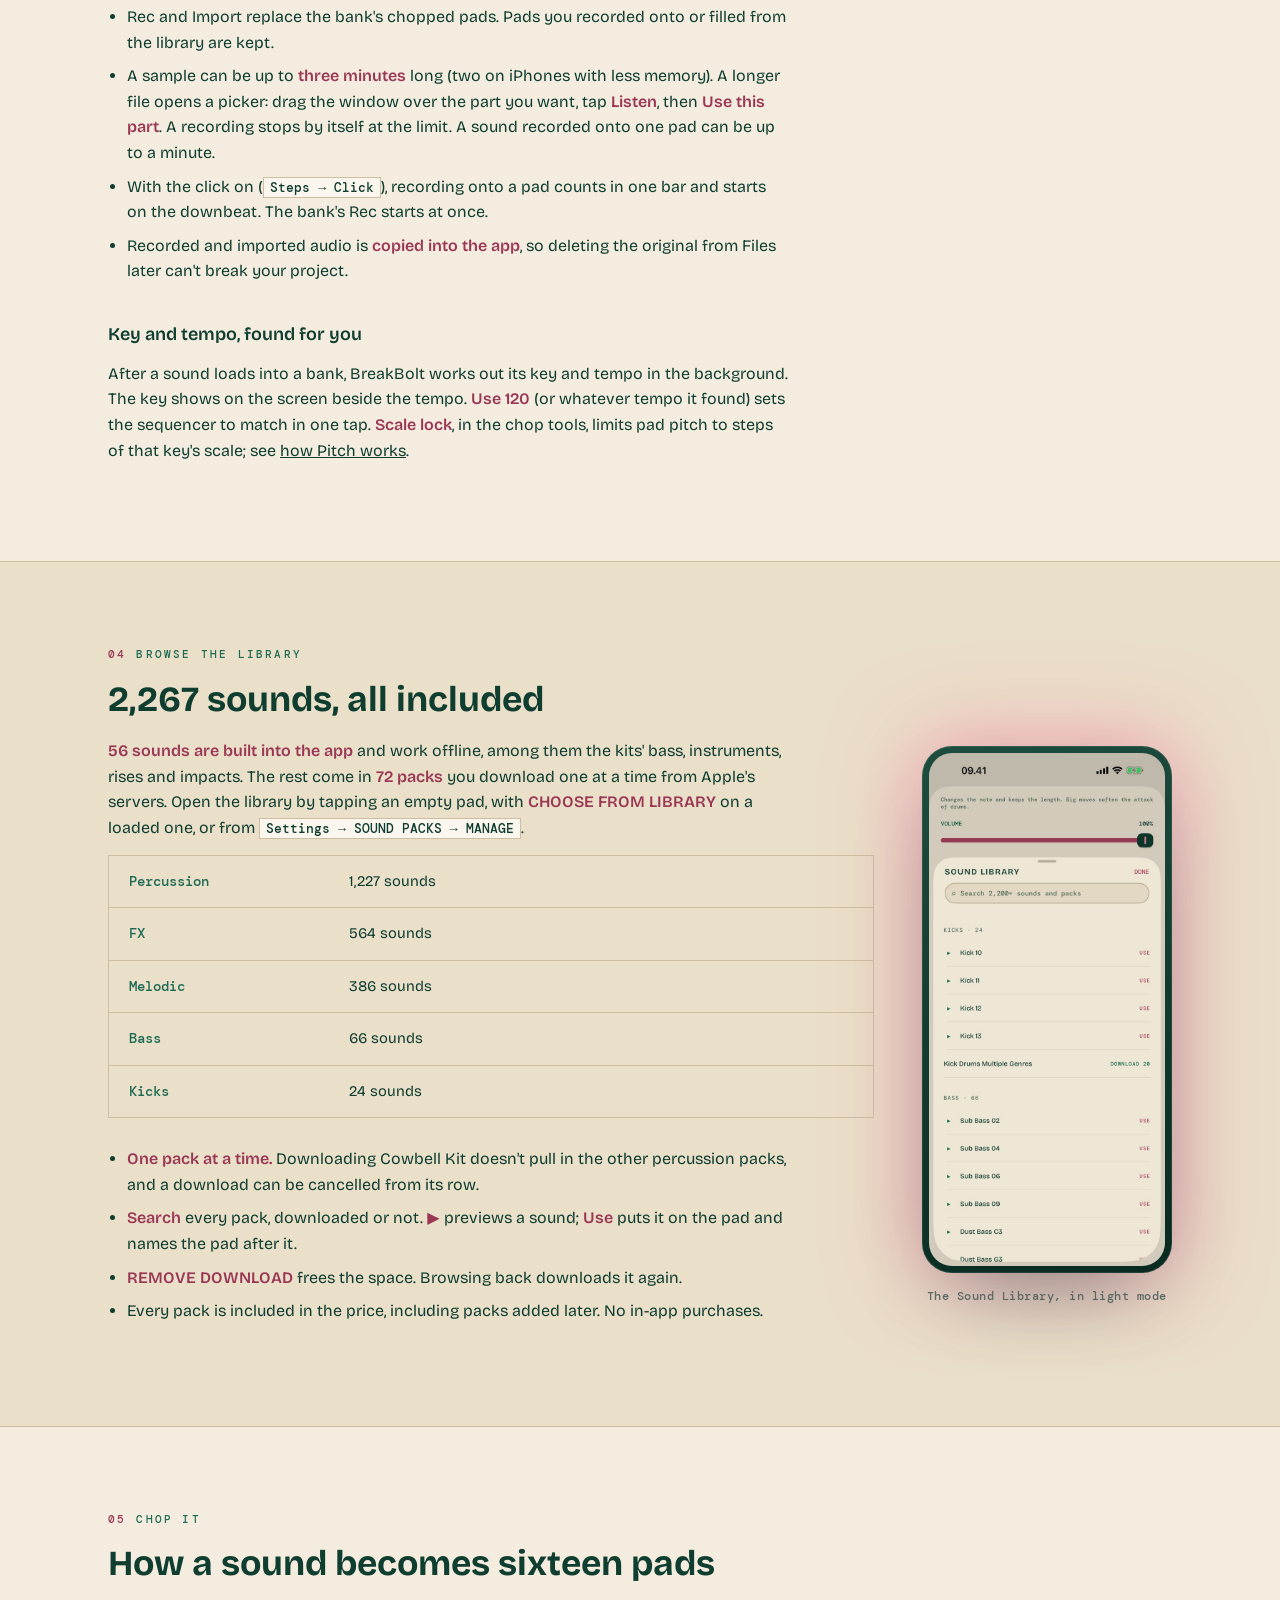
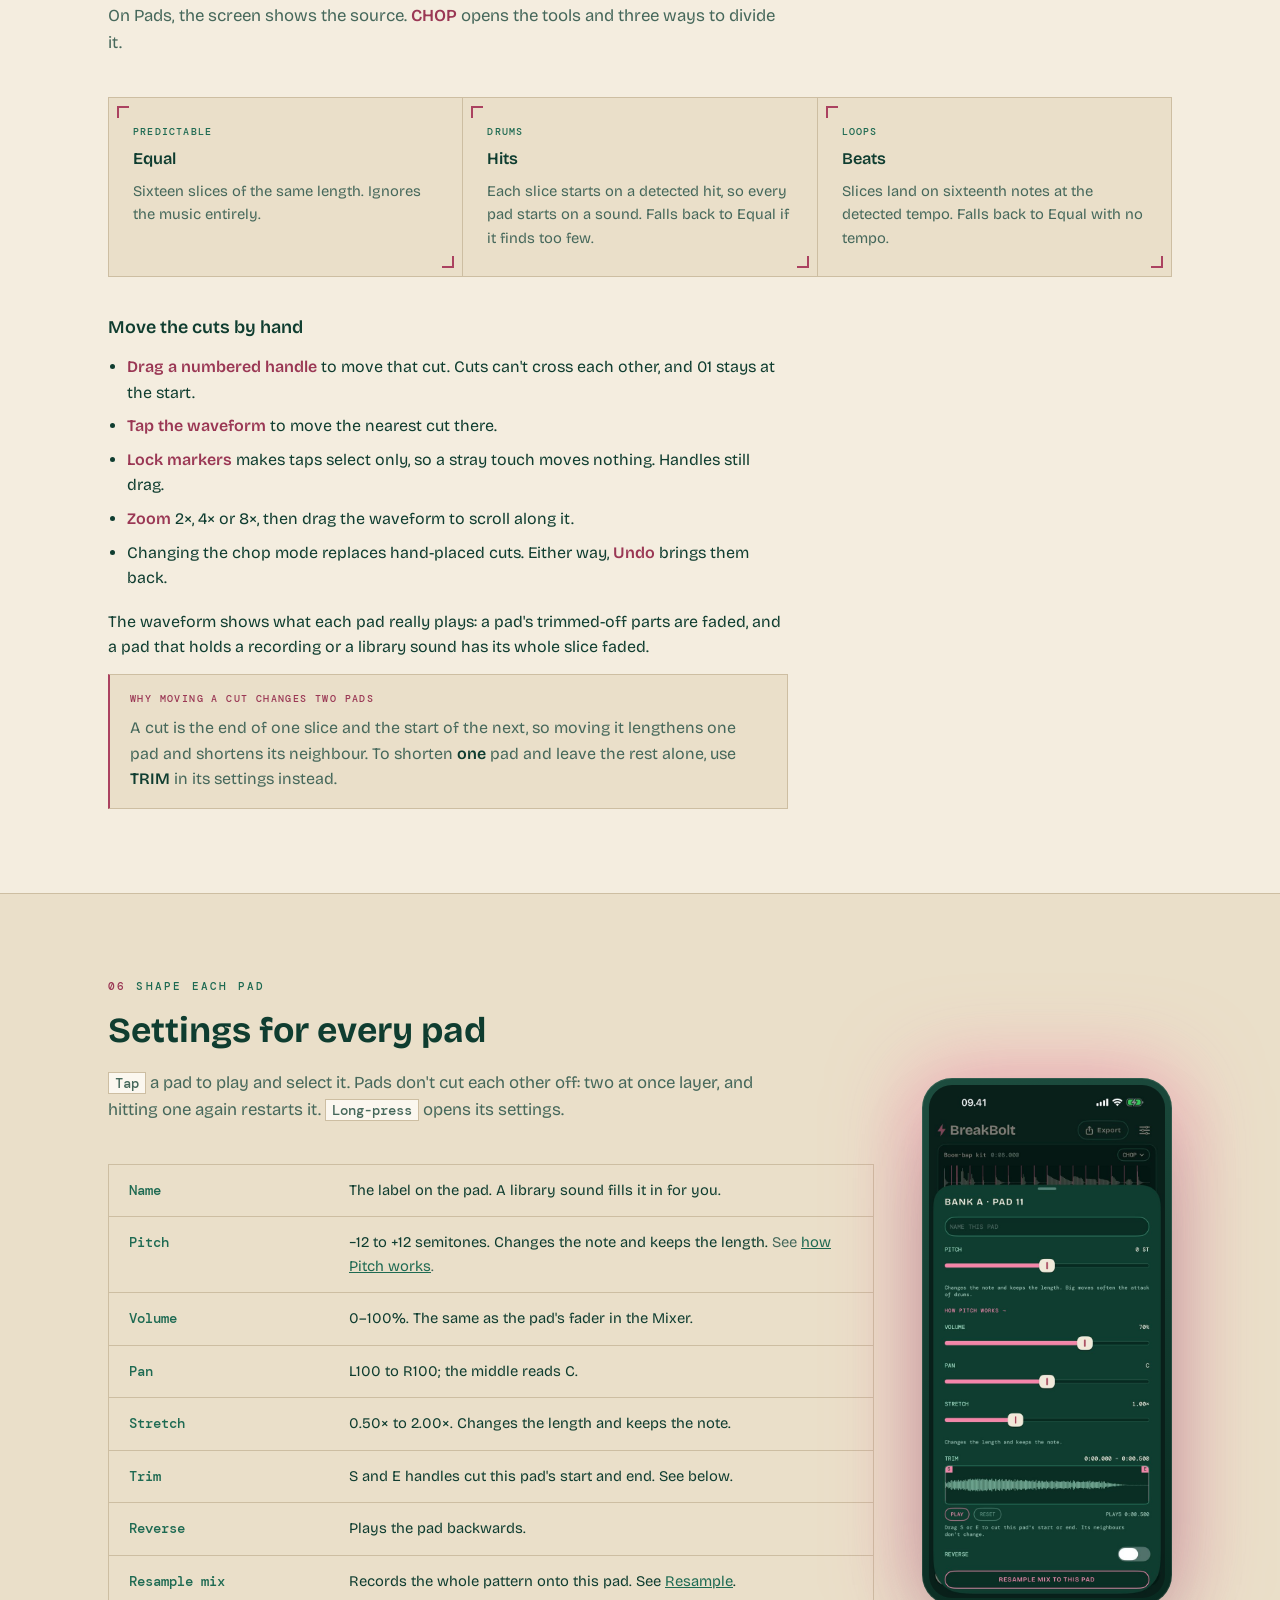
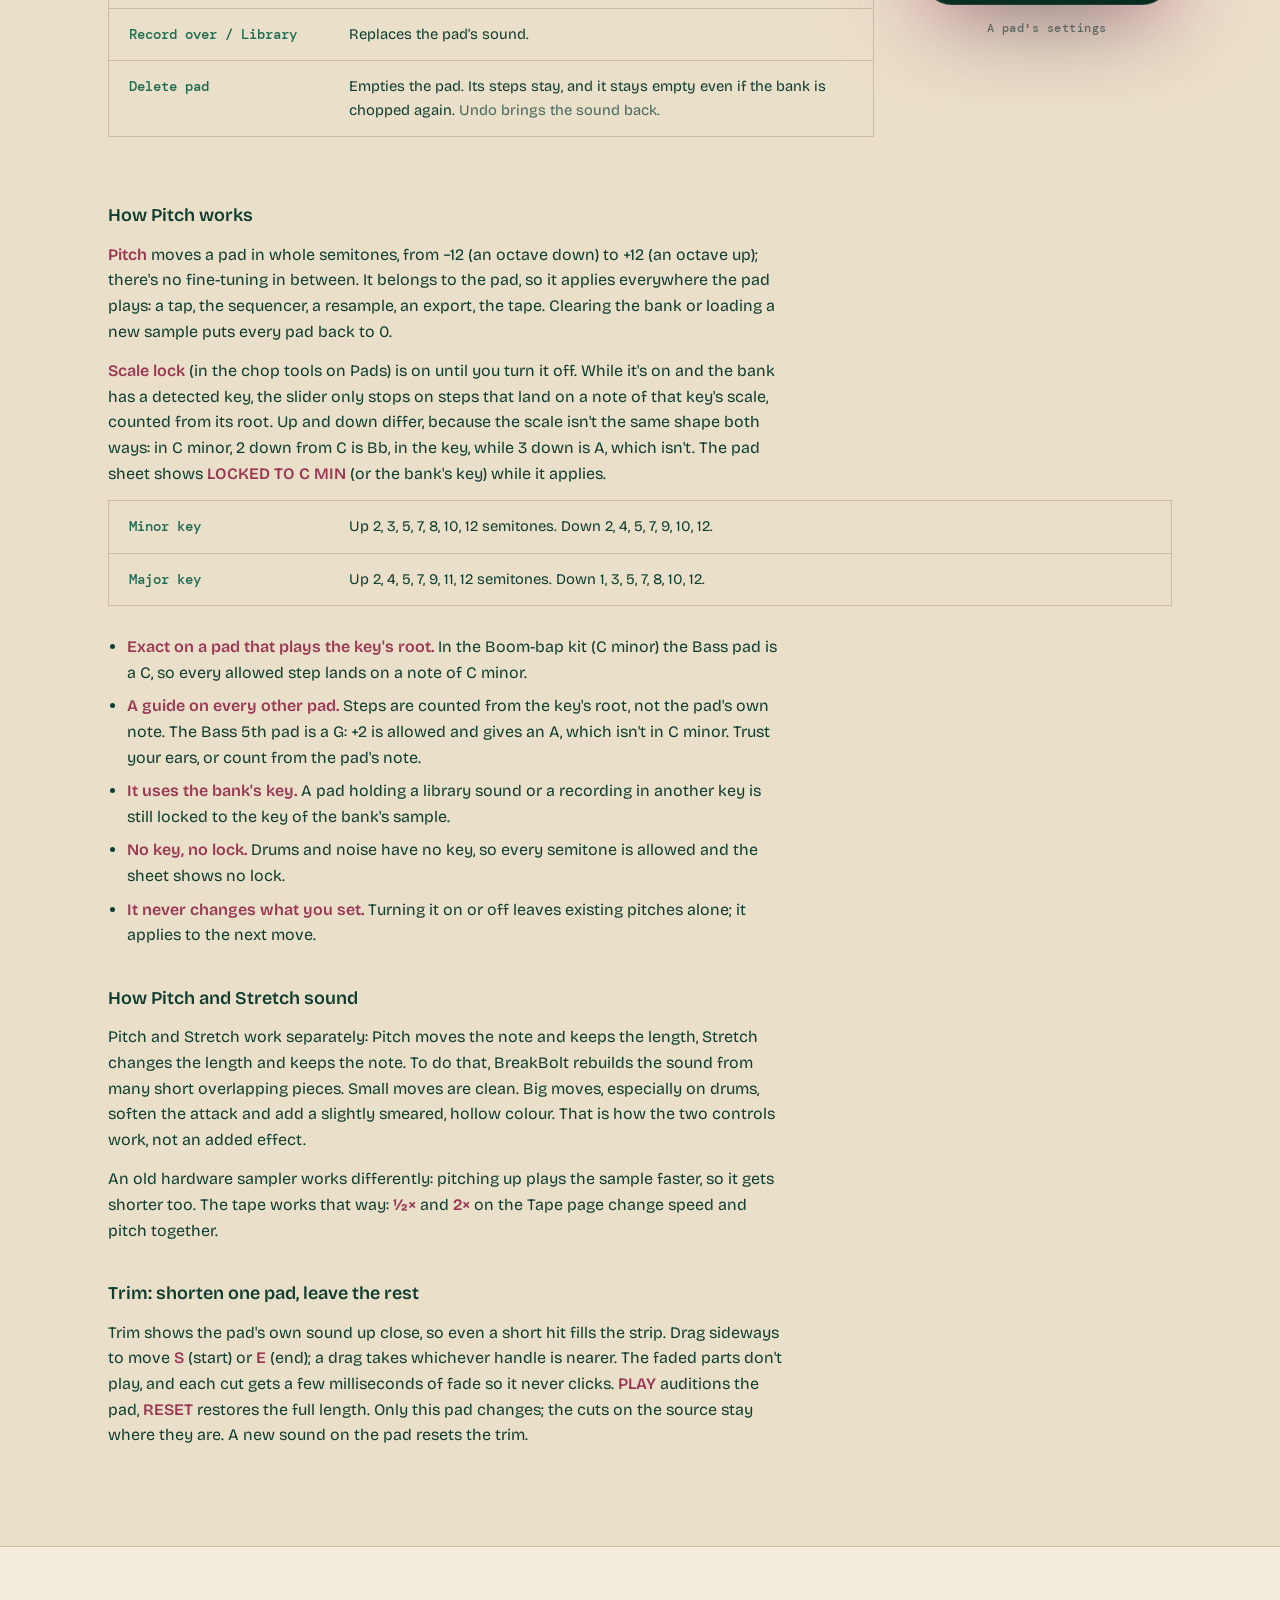
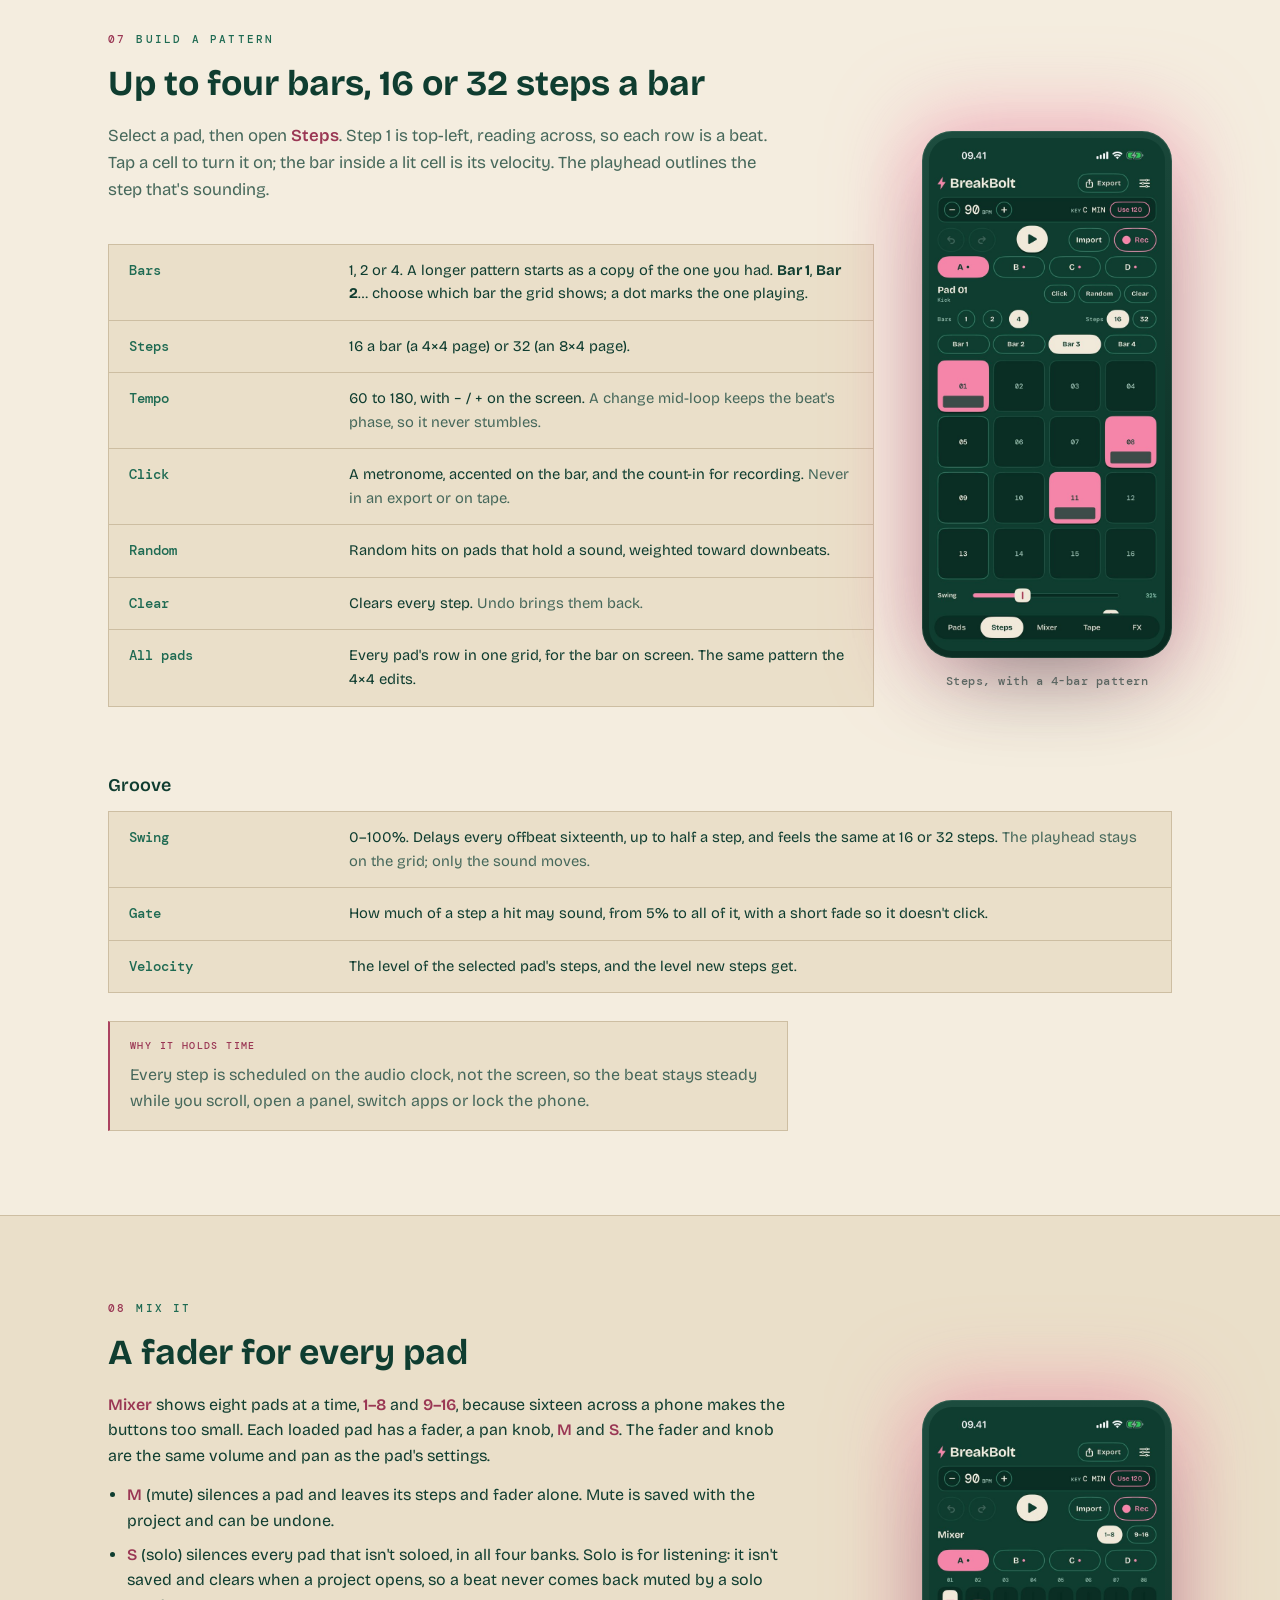
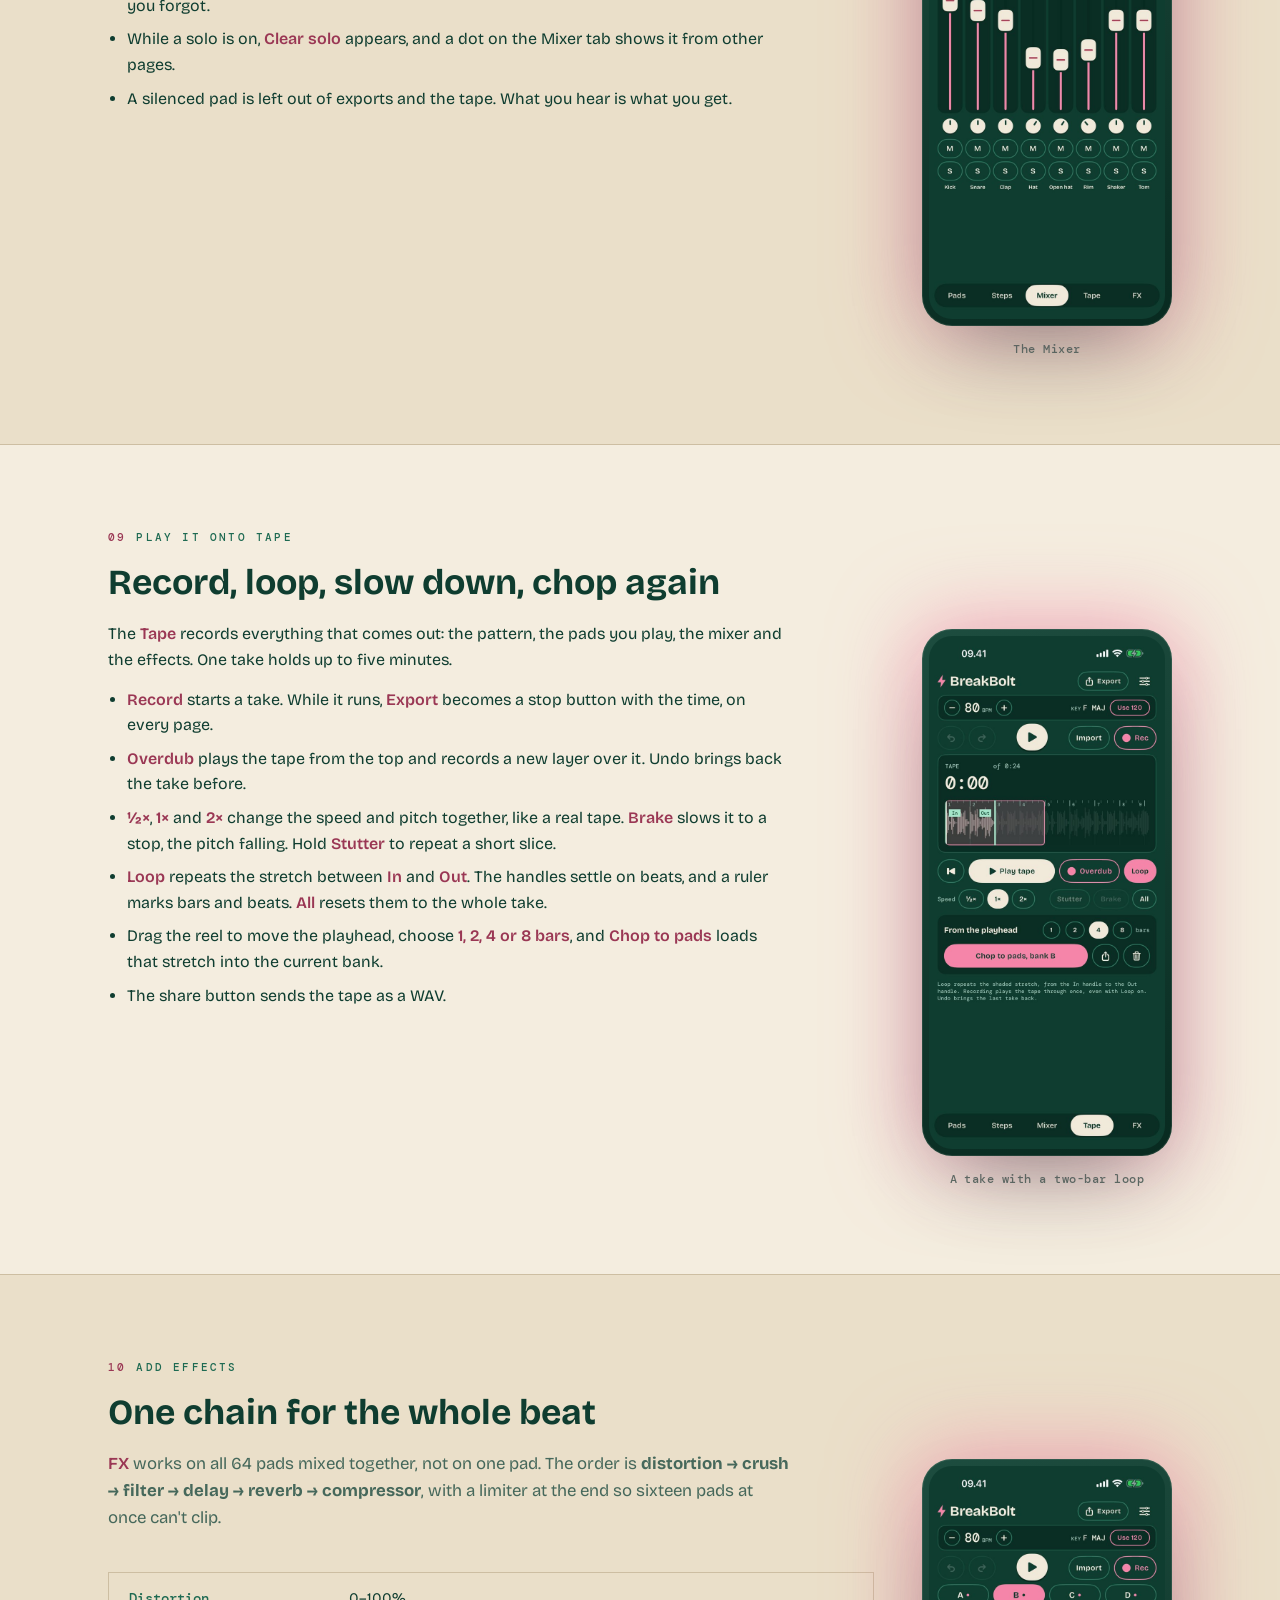
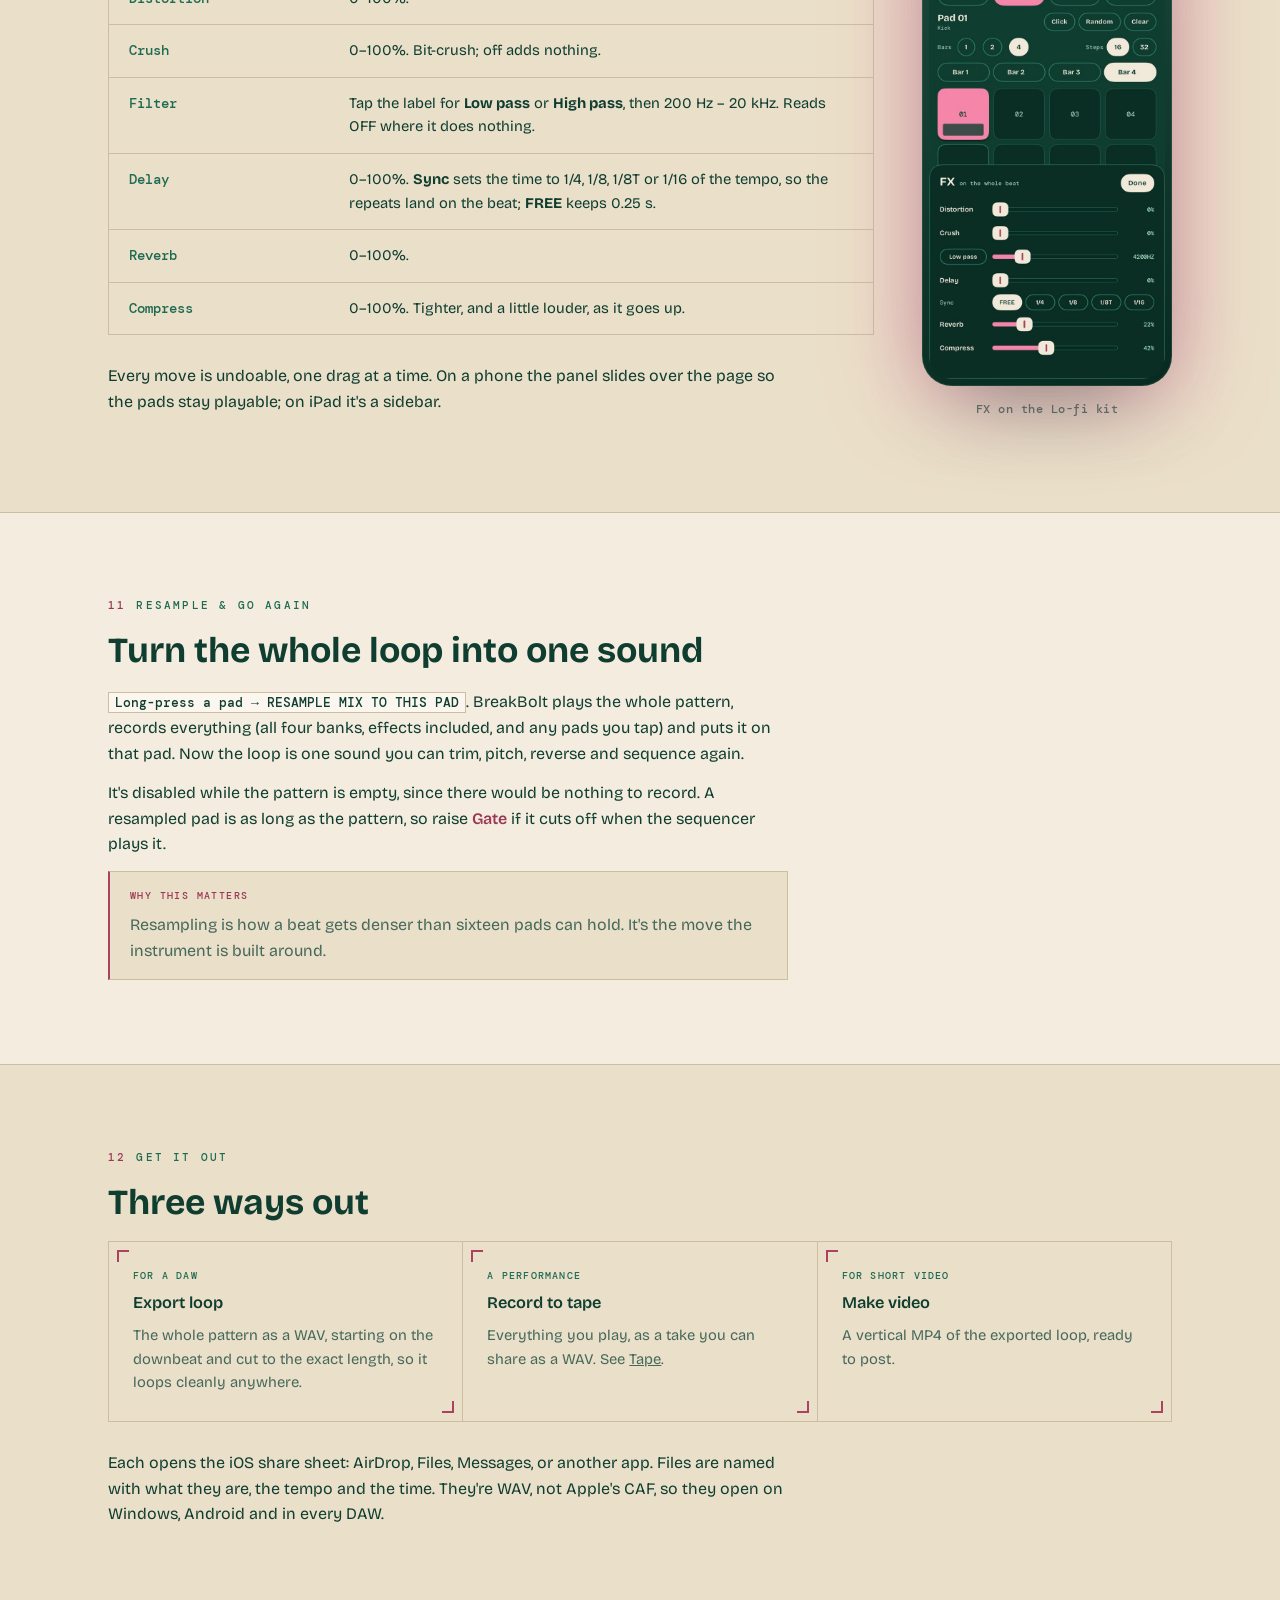
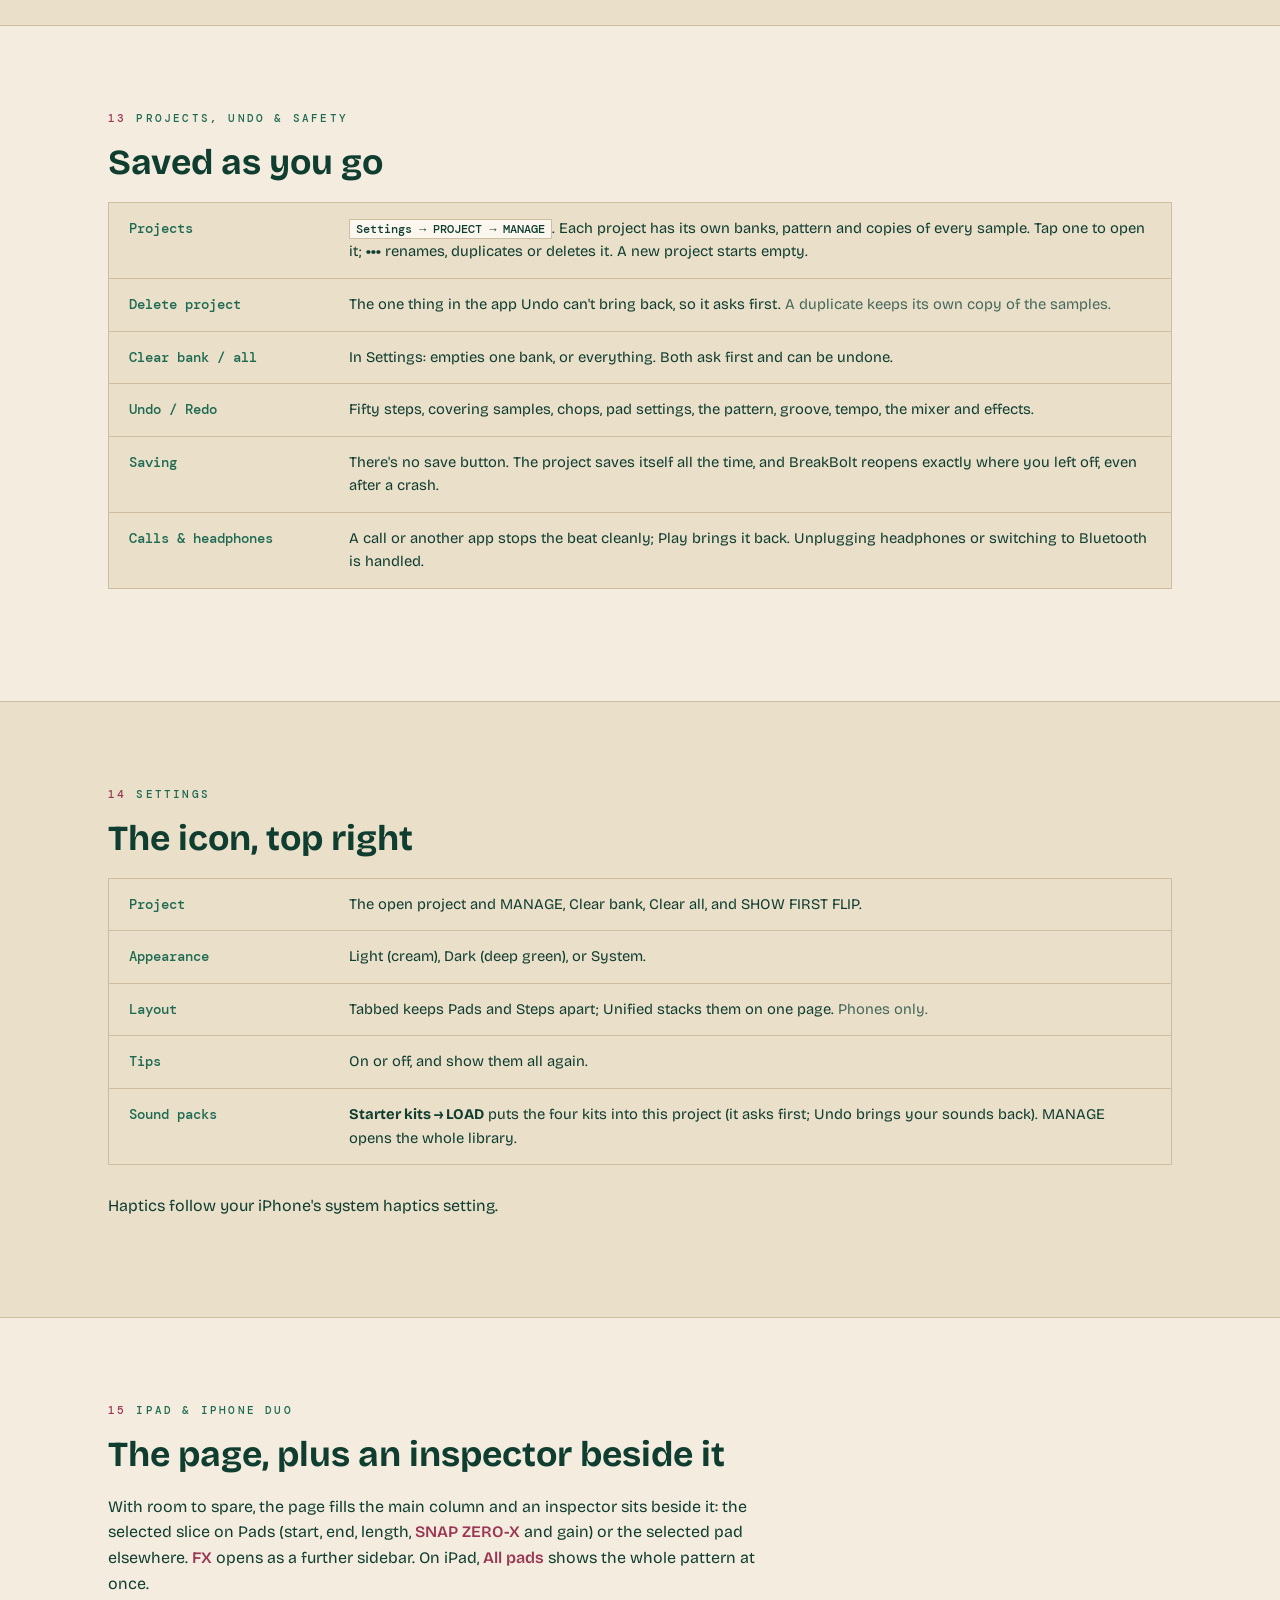
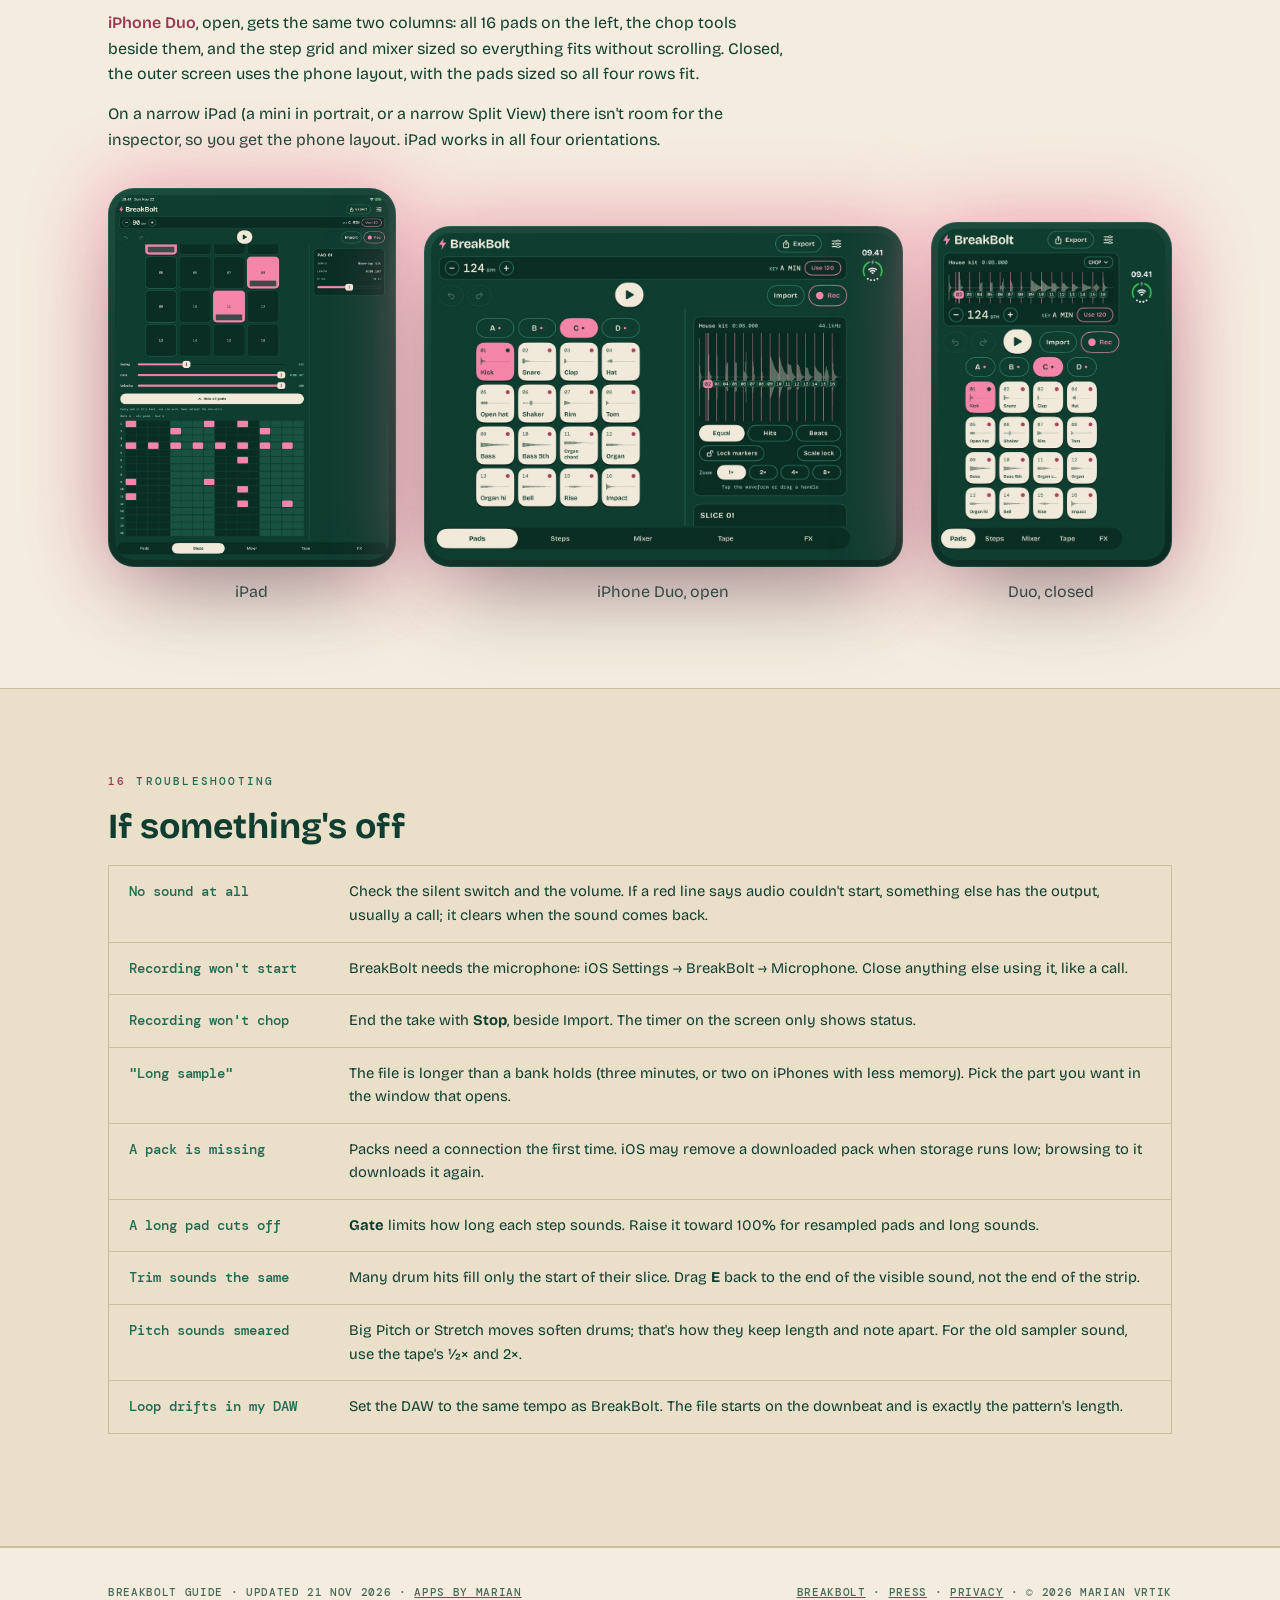
<file: breakbolt/guide.html>
<!DOCTYPE html>
<html lang="en">
<head>
<meta charset="UTF-8">
<meta name="viewport" content="width=device-width, initial-scale=1.0">
<title>BreakBolt Guide — every feature, in the order you make a beat</title>
<meta name="description" content="The BreakBolt guide: the four style kits, loading and chopping sounds, shaping pads, patterns, the mixer, the tape, effects, resampling and export, on iPhone, iPad and iPhone Duo.">
<meta name="theme-color" content="#2E5E50" media="(prefers-color-scheme: dark)">
<meta name="theme-color" content="#F4EDDF" media="(prefers-color-scheme: light)">
<script>try{var t=localStorage.getItem("bb-theme");if(t==="light"||t==="dark")document.documentElement.dataset.theme=t}catch(e){}</script>
<link rel="icon" href="assets/icon-512.png" type="image/png">
<link rel="apple-touch-icon" href="assets/apple-touch-icon.png">
<link rel="stylesheet" href="style.css?v=20261126">
</head>
<body>

<header class="topbar">
  <div class="wrap">
    <a class="logo" href="./"><img src="assets/icon-512.png" alt="">BreakBolt</a>
    <nav class="topnav" aria-label="BreakBolt">
      <a href="./#how">How it works</a>
      <a href="./#features">Features</a>
      <a href="guide.html" class="keep" aria-current="page">Guide</a>
      <a href="press.html" class="keep">Press</a>
      <a href="./#beta" class="keep">Beta</a>
      <a href="../" class="studio">Apps by Marian</a>
      <button class="theme-toggle" type="button" aria-label="Switch light or dark mode"><svg viewBox="0 0 24 24" aria-hidden="true"><circle cx="12" cy="12" r="8.5" fill="none" stroke="currentColor" stroke-width="2"/><path d="M12 3.5a8.5 8.5 0 0 1 0 17z" fill="currentColor"/></svg></button>
    </nav>
  </div>
</header>

<main>
<header class="hero scanbg">
  <div class="wrap">
    <div>
      <p class="kicker">BREAKBOLT · GUIDE</p>
      <h1 class="headline">From one sound<br><span class="accent">to a finished beat.</span></h1>
      <p class="sub">Every feature, in the order you make a beat: play the kits, load a sound, chop it, shape the pads, build a pattern, mix it, put it on tape, export it. Along the way, why each part works the way it does.</p>
      <div class="stats">
        <div class="stat"><span class="n">64</span><span class="l">Pads, 4 banks</span></div>
        <div class="stat"><span class="n">4</span><span class="l">Bars, 16 or 32 steps</span></div>
        <div class="stat"><span class="n">2,267</span><span class="l">Sounds included</span></div>
        <div class="stat"><span class="n">50</span><span class="l">Undo steps</span></div>
      </div>
    </div>
    <nav class="toc" aria-label="Contents">
      <p class="toc-head">CONTENTS</p>
      <ol>
        <li><a href="#start"><span class="n">01</span>Find your way around</a></li>
        <li><a href="#kits"><span class="n">02</span>The four kits</a></li>
        <li><a href="#loading"><span class="n">03</span>Load a sound</a></li>
        <li><a href="#library"><span class="n">04</span>Browse the library</a></li>
        <li><a href="#chop"><span class="n">05</span>Chop it</a></li>
        <li><a href="#pads"><span class="n">06</span>Shape each pad</a></li>
        <li><a href="#pattern"><span class="n">07</span>Build a pattern</a></li>
        <li><a href="#mixer"><span class="n">08</span>Mix it</a></li>
        <li><a href="#tape"><span class="n">09</span>Play it onto tape</a></li>
        <li><a href="#effects"><span class="n">10</span>Add effects</a></li>
        <li><a href="#resample"><span class="n">11</span>Resample &amp; go again</a></li>
        <li><a href="#export"><span class="n">12</span>Get it out</a></li>
        <li><a href="#projects"><span class="n">13</span>Projects, undo &amp; safety</a></li>
        <li><a href="#settings"><span class="n">14</span>Settings</a></li>
        <li><a href="#screens"><span class="n">15</span>iPad &amp; iPhone Duo</a></li>
        <li><a href="#trouble"><span class="n">16</span>Troubleshooting</a></li>
      </ol>
    </nav>
  </div>
</header>

<section id="start">
  <div class="wrap">
    <p class="eyebrow"><span class="n">01</span>FIND YOUR WAY AROUND</p>
    <h2 class="h2">Five pages and one transport row</h2>
    <div class="split">
      <div class="prose">
        <p>BreakBolt opens with a kit in every bank, so there's something to play straight away. Five pages sit along the bottom:</p>
        <ul>
          <li><strong>Pads</strong>: the source sound, how it's cut up, and the 16 pads of the current bank. Tapping a pad plays it and selects it.</li>
          <li><strong>Steps</strong>: the selected pad's pattern. <strong>All pads</strong> opens every pad's row in one grid.</li>
          <li><strong>Mixer</strong>: volume, pan, mute and solo for each pad.</li>
          <li><strong>Tape</strong>: a recording of everything you hear, to loop, slow down, or chop back onto the pads.</li>
          <li><strong>FX</strong>: effects on the whole beat. A panel over the page on a phone, a sidebar on iPad.</li>
        </ul>
        <p><strong>Undo</strong>, <strong>Redo</strong>, <strong>Play</strong>, <strong>Import</strong> and <strong>Rec</strong> sit in one row on every page. The screen above it shows what's loaded, the tempo and the key. <strong>Export</strong>, top right, is the way out. There are <strong>4 banks</strong> (A–D) of 16 pads, <strong>64 pads</strong> in all.</p>
        <h3 class="h3">The first flip and tips</h3>
        <p>The first launch opens <strong>FIRST FLIP IN 60 SECONDS</strong>, six steps from a sample to an exported loop. Each card points at its control and sits on the other half of the screen, so it never covers it, and a step completes when you do it. <strong>SKIP</strong> closes it; <span class="kbd">Settings → SHOW FIRST FLIP</span> brings it back.</p>
        <p>After that, a one-line <strong>TIP</strong> appears the first time you use a control. <strong>GOT IT</strong> dismisses it for good. <span class="kbd">Settings → TIPS</span> turns them off, or shows them all again.</p>
      </div>
      <figure class="gshot"><div class="device app"><div class="screen"><img src="assets/gm-pads.jpg" alt="The Pads page with the Boom-bap kit: a chopped waveform above 16 named pads" loading="lazy"></div></div><figcaption>Pads, with the Boom-bap kit</figcaption></figure>
    </div>
  </div>
</section>

<section id="kits" class="scanbg">
  <div class="wrap">
    <p class="eyebrow"><span class="n">02</span>THE FOUR KITS</p>
    <h2 class="h2">One style in each bank</h2>
    <p class="lead">The first time you open BreakBolt, each bank holds a kit. Each is one style, in one key, with its own instrument, so the bass and the melody fit together.</p>
    <div class="specsheet">
      <div class="row"><span class="k">A · Boom-bap</span><span class="v">C minor, 85–95 BPM. Jazz guitar and horns.</span></div>
      <div class="row"><span class="k">B · Lo-fi</span><span class="v">F major, 70–85 BPM. Electric piano and flute.</span></div>
      <div class="row"><span class="k">C · House</span><span class="v">A minor, 120–126 BPM. House organ and bell.</span></div>
      <div class="row"><span class="k">D · Garage</span><span class="v">D minor, 130–135 BPM. Supersaw synth and a lead.</span></div>
    </div>
    <div class="prose">
      <p>The layout is the same in every bank, so your thumbs learn it once:</p>
      <ul>
        <li><strong>Pads 1–4</strong>: kick, snare, clap, closed hat. A beat from the top row alone.</li>
        <li><strong>Pads 5–8</strong>: open hat, two percussion sounds, tom.</li>
        <li><strong>Pads 9–11</strong>: bass, bass on the fifth, a chord.</li>
        <li><strong>Pads 12–16</strong>: a note, a higher note, a lead sound, a rise and an impact.</li>
      </ul>
      <p>A new project starts empty. <span class="kbd">Settings → Sound packs → Starter kits → LOAD</span> puts the four kits into the project you have open: it replaces the sounds in all four banks, keeps your pattern, tempo and effects, and Undo brings your sounds back.</p>
      <p>Each pad shows its name (Kick, Gtr chord, Horns) until you move a cut or change the chop, because then the slices no longer hold those sounds. The drums are recordings from the Sound Library; the bass, the instruments, the rise and the impact are made in BreakBolt and are in the library too, named by kit: Dust is boom-bap, Wool lo-fi, Floor house, Skip garage.</p>
    </div>
  </div>
</section>

<section id="loading">
  <div class="wrap">
    <p class="eyebrow"><span class="n">03</span>LOAD A SOUND</p>
    <h2 class="h2">Six ways onto a pad</h2>
    <p class="lead">The first two fill the whole bank. The rest touch one pad.</p>
    <div class="fgrid">
      <div class="fcard"><p class="tag">Whole bank</p><p class="ft">Rec</p><p class="fd">Records the mic into the current bank and chops it across all 16 pads. Tap <b>Stop</b> to finish. A timer shows how long the take has run.</p></div>
      <div class="fcard"><p class="tag">Whole bank</p><p class="ft">Import</p><p class="fd">Any audio file from Files, chopped the same way.</p></div>
      <div class="fcard"><p class="tag">Empty pad</p><p class="ft">Pick from the library</p><p class="fd"><span class="kbd">Tap</span> an empty pad to browse the Sound Library for it.</p></div>
      <div class="fcard"><p class="tag">Empty pad</p><p class="ft">Record onto one pad</p><p class="fd"><span class="kbd">Long-press</span> an empty pad to record straight onto it.</p></div>
      <div class="fcard"><p class="tag">Loaded pad</p><p class="ft">Replace what's there</p><p class="fd"><span class="kbd">Long-press</span> a pad, then <b>RECORD OVER THIS PAD</b> or <b>CHOOSE FROM LIBRARY</b>.</p></div>
      <div class="fcard"><p class="tag">Loaded pad</p><p class="ft">Resample your mix</p><p class="fd"><b>RESAMPLE MIX TO THIS PAD</b> records the whole pattern onto the pad. See <a href="#resample">Resample</a>.</p></div>
    </div>
    <div class="prose">
      <ul>
        <li>Rec and Import replace the bank's chopped pads. Pads you recorded onto or filled from the library are kept.</li>
        <li>A sample can be up to <strong>three minutes</strong> long (two on iPhones with less memory). A longer file opens a picker: drag the window over the part you want, tap <strong>Listen</strong>, then <strong>Use this part</strong>. A recording stops by itself at the limit. A sound recorded onto one pad can be up to a minute.</li>
        <li>With the click on (<span class="kbd">Steps → Click</span>), recording onto a pad counts in one bar and starts on the downbeat. The bank's Rec starts at once.</li>
        <li>Recorded and imported audio is <strong>copied into the app</strong>, so deleting the original from Files later can't break your project.</li>
      </ul>
    </div>
    <h3 class="h3">Key and tempo, found for you</h3>
    <div class="prose">
      <p>After a sound loads into a bank, BreakBolt works out its key and tempo in the background. The key shows on the screen beside the tempo. <strong>Use 120</strong> (or whatever tempo it found) sets the sequencer to match in one tap. <strong>Scale lock</strong>, in the chop tools, limits pad pitch to steps of that key's scale; see <a href="#pitch">how Pitch works</a>.</p>
    </div>
  </div>
</section>

<section id="library" class="scanbg">
  <div class="wrap">
    <p class="eyebrow"><span class="n">04</span>BROWSE THE LIBRARY</p>
    <h2 class="h2">2,267 sounds, all included</h2>
    <div class="split">
      <div>
        <div class="prose">
          <p><strong>56 sounds are built into the app</strong> and work offline, among them the kits' bass, instruments, rises and impacts. The rest come in <strong>72 packs</strong> you download one at a time from Apple's servers. Open the library by tapping an empty pad, with <strong>CHOOSE FROM LIBRARY</strong> on a loaded one, or from <span class="kbd">Settings → SOUND PACKS → MANAGE</span>.</p>
        </div>
        <div class="specsheet">
          <div class="row"><span class="k">Percussion</span><span class="v">1,227 sounds</span></div>
          <div class="row"><span class="k">FX</span><span class="v">564 sounds</span></div>
          <div class="row"><span class="k">Melodic</span><span class="v">386 sounds</span></div>
          <div class="row"><span class="k">Bass</span><span class="v">66 sounds</span></div>
          <div class="row"><span class="k">Kicks</span><span class="v">24 sounds</span></div>
        </div>
        <div class="prose">
          <ul>
            <li><strong>One pack at a time.</strong> Downloading Cowbell Kit doesn't pull in the other percussion packs, and a download can be cancelled from its row.</li>
            <li><strong>Search</strong> every pack, downloaded or not. <strong>▶</strong> previews a sound; <strong>Use</strong> puts it on the pad and names the pad after it.</li>
            <li><strong>REMOVE DOWNLOAD</strong> frees the space. Browsing back downloads it again.</li>
            <li>Every pack is included in the price, including packs added later. No in-app purchases.</li>
          </ul>
        </div>
      </div>
      <figure class="gshot"><div class="device app"><div class="screen"><img src="assets/gm-library.jpg" alt="The Sound Library: categories, search and a list of packs to download" loading="lazy"></div></div><figcaption>The Sound Library, in light mode</figcaption></figure>
    </div>
  </div>
</section>

<section id="chop">
  <div class="wrap">
    <p class="eyebrow"><span class="n">05</span>CHOP IT</p>
    <h2 class="h2">How a sound becomes sixteen pads</h2>
    <p class="lead">On Pads, the screen shows the source. <strong class="hl">CHOP</strong> opens the tools and three ways to divide it.</p>
    <div class="fgrid">
      <div class="fcard"><p class="tag">Predictable</p><p class="ft">Equal</p><p class="fd">Sixteen slices of the same length. Ignores the music entirely.</p></div>
      <div class="fcard"><p class="tag">Drums</p><p class="ft">Hits</p><p class="fd">Each slice starts on a detected hit, so every pad starts on a sound. Falls back to Equal if it finds too few.</p></div>
      <div class="fcard"><p class="tag">Loops</p><p class="ft">Beats</p><p class="fd">Slices land on sixteenth notes at the detected tempo. Falls back to Equal with no tempo.</p></div>
    </div>
    <h3 class="h3">Move the cuts by hand</h3>
    <div class="prose">
      <ul>
        <li><strong>Drag a numbered handle</strong> to move that cut. Cuts can't cross each other, and 01 stays at the start.</li>
        <li><strong>Tap the waveform</strong> to move the nearest cut there.</li>
        <li><strong>Lock markers</strong> makes taps select only, so a stray touch moves nothing. Handles still drag.</li>
        <li><strong>Zoom</strong> 2×, 4× or 8×, then drag the waveform to scroll along it.</li>
        <li>Changing the chop mode replaces hand-placed cuts. Either way, <strong>Undo</strong> brings them back.</li>
      </ul>
      <p>The waveform shows what each pad really plays: a pad's trimmed-off parts are faded, and a pad that holds a recording or a library sound has its whole slice faded.</p>
    </div>
    <div class="why">
      <p class="nl">Why moving a cut changes two pads</p>
      <p>A cut is the end of one slice and the start of the next, so moving it lengthens one pad and shortens its neighbour. To shorten <b>one</b> pad and leave the rest alone, use <b>TRIM</b> in its settings instead.</p>
    </div>
  </div>
</section>

<section id="pads" class="scanbg">
  <div class="wrap">
    <p class="eyebrow"><span class="n">06</span>SHAPE EACH PAD</p>
    <h2 class="h2">Settings for every pad</h2>
    <div class="split">
      <div>
        <p class="lead"><span class="kbd">Tap</span> a pad to play and select it. Pads don't cut each other off: two at once layer, and hitting one again restarts it. <span class="kbd">Long-press</span> opens its settings.</p>
        <div class="specsheet">
          <div class="row"><span class="k">Name</span><span class="v">The label on the pad. A library sound fills it in for you.</span></div>
          <div class="row"><span class="k">Pitch</span><span class="v">−12 to +12 semitones. Changes the note and keeps the length. <span class="dim">See <a href="#pitch">how Pitch works</a>.</span></span></div>
          <div class="row"><span class="k">Volume</span><span class="v">0–100%. The same as the pad's fader in the Mixer.</span></div>
          <div class="row"><span class="k">Pan</span><span class="v">L100 to R100; the middle reads C.</span></div>
          <div class="row"><span class="k">Stretch</span><span class="v">0.50× to 2.00×. Changes the length and keeps the note.</span></div>
          <div class="row"><span class="k">Trim</span><span class="v">S and E handles cut this pad's start and end. See below.</span></div>
          <div class="row"><span class="k">Reverse</span><span class="v">Plays the pad backwards.</span></div>
          <div class="row"><span class="k">Resample mix</span><span class="v">Records the whole pattern onto this pad. See <a href="#resample">Resample</a>.</span></div>
          <div class="row"><span class="k">Record over / Library</span><span class="v">Replaces the pad's sound.</span></div>
          <div class="row"><span class="k">Delete pad</span><span class="v">Empties the pad. Its steps stay, and it stays empty even if the bank is chopped again. <span class="dim">Undo brings the sound back.</span></span></div>
        </div>
      </div>
      <figure class="gshot"><div class="device app"><div class="screen"><img src="assets/gm-pad.jpg" alt="A pad's settings: name, pitch, volume, pan, stretch, trim, reverse, resample and delete pad" loading="lazy"></div></div><figcaption>A pad's settings</figcaption></figure>
    </div>
    <h3 class="h3" id="pitch">How Pitch works</h3>
    <div class="prose">
      <p><strong>Pitch</strong> moves a pad in whole semitones, from −12 (an octave down) to +12 (an octave up); there's no fine-tuning in between. It belongs to the pad, so it applies everywhere the pad plays: a tap, the sequencer, a resample, an export, the tape. Clearing the bank or loading a new sample puts every pad back to 0.</p>
      <p><strong>Scale lock</strong> (in the chop tools on Pads) is on until you turn it off. While it's on and the bank has a detected key, the slider only stops on steps that land on a note of that key's scale, counted from its root. Up and down differ, because the scale isn't the same shape both ways: in C minor, 2 down from C is Bb, in the key, while 3 down is A, which isn't. The pad sheet shows <strong>LOCKED TO C MIN</strong> (or the bank's key) while it applies.</p>
    </div>
    <div class="specsheet">
      <div class="row"><span class="k">Minor key</span><span class="v">Up 2, 3, 5, 7, 8, 10, 12 semitones. Down 2, 4, 5, 7, 9, 10, 12.</span></div>
      <div class="row"><span class="k">Major key</span><span class="v">Up 2, 4, 5, 7, 9, 11, 12 semitones. Down 1, 3, 5, 7, 8, 10, 12.</span></div>
    </div>
    <div class="prose">
      <ul>
        <li><strong>Exact on a pad that plays the key's root.</strong> In the Boom-bap kit (C minor) the Bass pad is a C, so every allowed step lands on a note of C minor.</li>
        <li><strong>A guide on every other pad.</strong> Steps are counted from the key's root, not the pad's own note. The Bass 5th pad is a G: +2 is allowed and gives an A, which isn't in C minor. Trust your ears, or count from the pad's note.</li>
        <li><strong>It uses the bank's key.</strong> A pad holding a library sound or a recording in another key is still locked to the key of the bank's sample.</li>
        <li><strong>No key, no lock.</strong> Drums and noise have no key, so every semitone is allowed and the sheet shows no lock.</li>
        <li><strong>It never changes what you set.</strong> Turning it on or off leaves existing pitches alone; it applies to the next move.</li>
      </ul>
    </div>
    <h3 class="h3">How Pitch and Stretch sound</h3>
    <div class="prose">
      <p>Pitch and Stretch work separately: Pitch moves the note and keeps the length, Stretch changes the length and keeps the note. To do that, BreakBolt rebuilds the sound from many short overlapping pieces. Small moves are clean. Big moves, especially on drums, soften the attack and add a slightly smeared, hollow colour. That is how the two controls work, not an added effect.</p>
      <p>An old hardware sampler works differently: pitching up plays the sample faster, so it gets shorter too. The tape works that way: <strong>½×</strong> and <strong>2×</strong> on the Tape page change speed and pitch together.</p>
    </div>
    <h3 class="h3">Trim: shorten one pad, leave the rest</h3>
    <div class="prose">
      <p>Trim shows the pad's own sound up close, so even a short hit fills the strip. Drag sideways to move <strong>S</strong> (start) or <strong>E</strong> (end); a drag takes whichever handle is nearer. The faded parts don't play, and each cut gets a few milliseconds of fade so it never clicks. <strong>PLAY</strong> auditions the pad, <strong>RESET</strong> restores the full length. Only this pad changes; the cuts on the source stay where they are. A new sound on the pad resets the trim.</p>
    </div>
  </div>
</section>

<section id="pattern">
  <div class="wrap">
    <p class="eyebrow"><span class="n">07</span>BUILD A PATTERN</p>
    <h2 class="h2">Up to four bars, 16 or 32 steps a bar</h2>
    <div class="split">
      <div>
        <p class="lead">Select a pad, then open <strong class="hl">Steps</strong>. Step 1 is top-left, reading across, so each row is a beat. Tap a cell to turn it on; the bar inside a lit cell is its velocity. The playhead outlines the step that's sounding.</p>
        <div class="specsheet">
          <div class="row"><span class="k">Bars</span><span class="v">1, 2 or 4. A longer pattern starts as a copy of the one you had. <b>Bar 1</b>, <b>Bar 2</b>… choose which bar the grid shows; a dot marks the one playing.</span></div>
          <div class="row"><span class="k">Steps</span><span class="v">16 a bar (a 4×4 page) or 32 (an 8×4 page).</span></div>
          <div class="row"><span class="k">Tempo</span><span class="v">60 to 180, with − / + on the screen. <span class="dim">A change mid-loop keeps the beat's phase, so it never stumbles.</span></span></div>
          <div class="row"><span class="k">Click</span><span class="v">A metronome, accented on the bar, and the count-in for recording. <span class="dim">Never in an export or on tape.</span></span></div>
          <div class="row"><span class="k">Random</span><span class="v">Random hits on pads that hold a sound, weighted toward downbeats.</span></div>
          <div class="row"><span class="k">Clear</span><span class="v">Clears every step. <span class="dim">Undo brings them back.</span></span></div>
          <div class="row"><span class="k">All pads</span><span class="v">Every pad's row in one grid, for the bar on screen. The same pattern the 4×4 edits.</span></div>
        </div>
      </div>
      <figure class="gshot"><div class="device app"><div class="screen"><img src="assets/gm-steps.jpg" alt="The Steps page: the kick's steps in a 4×4 grid, with bars, steps per bar, swing, gate and velocity" loading="lazy"></div></div><figcaption>Steps, with a 4-bar pattern</figcaption></figure>
    </div>
    <h3 class="h3">Groove</h3>
    <div class="specsheet">
      <div class="row"><span class="k">Swing</span><span class="v">0–100%. Delays every offbeat sixteenth, up to half a step, and feels the same at 16 or 32 steps. <span class="dim">The playhead stays on the grid; only the sound moves.</span></span></div>
      <div class="row"><span class="k">Gate</span><span class="v">How much of a step a hit may sound, from 5% to all of it, with a short fade so it doesn't click.</span></div>
      <div class="row"><span class="k">Velocity</span><span class="v">The level of the selected pad's steps, and the level new steps get.</span></div>
    </div>
    <div class="why">
      <p class="nl">Why it holds time</p>
      <p>Every step is scheduled on the audio clock, not the screen, so the beat stays steady while you scroll, open a panel, switch apps or lock the phone.</p>
    </div>
  </div>
</section>

<section id="mixer" class="scanbg">
  <div class="wrap">
    <p class="eyebrow"><span class="n">08</span>MIX IT</p>
    <h2 class="h2">A fader for every pad</h2>
    <div class="split">
      <div class="prose">
        <p><strong>Mixer</strong> shows eight pads at a time, <strong>1–8</strong> and <strong>9–16</strong>, because sixteen across a phone makes the buttons too small. Each loaded pad has a fader, a pan knob, <strong>M</strong> and <strong>S</strong>. The fader and knob are the same volume and pan as the pad's settings.</p>
        <ul>
          <li><strong>M</strong> (mute) silences a pad and leaves its steps and fader alone. Mute is saved with the project and can be undone.</li>
          <li><strong>S</strong> (solo) silences every pad that isn't soloed, in all four banks. Solo is for listening: it isn't saved and clears when a project opens, so a beat never comes back muted by a solo you forgot.</li>
          <li>While a solo is on, <strong>Clear solo</strong> appears, and a dot on the Mixer tab shows it from other pages.</li>
          <li>A silenced pad is left out of exports and the tape. What you hear is what you get.</li>
        </ul>
      </div>
      <figure class="gshot"><div class="device app"><div class="screen"><img src="assets/gm-mixer.jpg" alt="The Mixer: eight faders with pan knobs, mute and solo, each named after its pad" loading="lazy"></div></div><figcaption>The Mixer</figcaption></figure>
    </div>
  </div>
</section>

<section id="tape">
  <div class="wrap">
    <p class="eyebrow"><span class="n">09</span>PLAY IT ONTO TAPE</p>
    <h2 class="h2">Record, loop, slow down, chop again</h2>
    <div class="split">
      <div class="prose">
        <p>The <strong>Tape</strong> records everything that comes out: the pattern, the pads you play, the mixer and the effects. One take holds up to five minutes.</p>
        <ul>
          <li><strong>Record</strong> starts a take. While it runs, <strong>Export</strong> becomes a stop button with the time, on every page.</li>
          <li><strong>Overdub</strong> plays the tape from the top and records a new layer over it. Undo brings back the take before.</li>
          <li><strong>½×</strong>, <strong>1×</strong> and <strong>2×</strong> change the speed and pitch together, like a real tape. <strong>Brake</strong> slows it to a stop, the pitch falling. Hold <strong>Stutter</strong> to repeat a short slice.</li>
          <li><strong>Loop</strong> repeats the stretch between <strong>In</strong> and <strong>Out</strong>. The handles settle on beats, and a ruler marks bars and beats. <strong>All</strong> resets them to the whole take.</li>
          <li>Drag the reel to move the playhead, choose <strong>1, 2, 4 or 8 bars</strong>, and <strong>Chop to pads</strong> loads that stretch into the current bank.</li>
          <li>The share button sends the tape as a WAV.</li>
        </ul>
      </div>
      <figure class="gshot"><div class="device app"><div class="screen"><img src="assets/gm-tape.jpg" alt="The Tape page: a recorded take with a two-bar loop between In and Out" loading="lazy"></div></div><figcaption>A take with a two-bar loop</figcaption></figure>
    </div>
  </div>
</section>

<section id="effects" class="scanbg">
  <div class="wrap">
    <p class="eyebrow"><span class="n">10</span>ADD EFFECTS</p>
    <h2 class="h2">One chain for the whole beat</h2>
    <div class="split">
      <div>
        <p class="lead"><strong class="hl">FX</strong> works on all 64 pads mixed together, not on one pad. The order is <b>distortion → crush → filter → delay → reverb → compressor</b>, with a limiter at the end so sixteen pads at once can't clip.</p>
        <div class="specsheet">
          <div class="row"><span class="k">Distortion</span><span class="v">0–100%.</span></div>
          <div class="row"><span class="k">Crush</span><span class="v">0–100%. Bit-crush; off adds nothing.</span></div>
          <div class="row"><span class="k">Filter</span><span class="v">Tap the label for <b>Low pass</b> or <b>High pass</b>, then 200 Hz – 20 kHz. Reads OFF where it does nothing.</span></div>
          <div class="row"><span class="k">Delay</span><span class="v">0–100%. <b>Sync</b> sets the time to 1/4, 1/8, 1/8T or 1/16 of the tempo, so the repeats land on the beat; <b>FREE</b> keeps 0.25 s.</span></div>
          <div class="row"><span class="k">Reverb</span><span class="v">0–100%.</span></div>
          <div class="row"><span class="k">Compress</span><span class="v">0–100%. Tighter, and a little louder, as it goes up.</span></div>
        </div>
        <div class="prose"><p>Every move is undoable, one drag at a time. On a phone the panel slides over the page so the pads stay playable; on iPad it's a sidebar.</p></div>
      </div>
      <figure class="gshot"><div class="device app"><div class="screen"><img src="assets/gm-fx.jpg" alt="The FX panel with a low-pass filter, reverb and compressor set" loading="lazy"></div></div><figcaption>FX on the Lo-fi kit</figcaption></figure>
    </div>
  </div>
</section>

<section id="resample">
  <div class="wrap">
    <p class="eyebrow"><span class="n">11</span>RESAMPLE &amp; GO AGAIN</p>
    <h2 class="h2">Turn the whole loop into one sound</h2>
    <div class="prose">
      <p><span class="kbd">Long-press a pad → RESAMPLE MIX TO THIS PAD</span>. BreakBolt plays the whole pattern, records everything (all four banks, effects included, and any pads you tap) and puts it on that pad. Now the loop is one sound you can trim, pitch, reverse and sequence again.</p>
      <p>It's disabled while the pattern is empty, since there would be nothing to record. A resampled pad is as long as the pattern, so raise <strong>Gate</strong> if it cuts off when the sequencer plays it.</p>
    </div>
    <div class="why">
      <p class="nl">Why this matters</p>
      <p>Resampling is how a beat gets denser than sixteen pads can hold. It's the move the instrument is built around.</p>
    </div>
  </div>
</section>

<section id="export" class="scanbg">
  <div class="wrap">
    <p class="eyebrow"><span class="n">12</span>GET IT OUT</p>
    <h2 class="h2">Three ways out</h2>
    <div class="fgrid">
      <div class="fcard"><p class="tag">For a DAW</p><p class="ft">Export loop</p><p class="fd">The whole pattern as a WAV, starting on the downbeat and cut to the exact length, so it loops cleanly anywhere.</p></div>
      <div class="fcard"><p class="tag">A performance</p><p class="ft">Record to tape</p><p class="fd">Everything you play, as a take you can share as a WAV. See <a href="#tape">Tape</a>.</p></div>
      <div class="fcard"><p class="tag">For short video</p><p class="ft">Make video</p><p class="fd">A vertical MP4 of the exported loop, ready to post.</p></div>
    </div>
    <div class="prose">
      <p>Each opens the iOS share sheet: AirDrop, Files, Messages, or another app. Files are named with what they are, the tempo and the time. They're WAV, not Apple's CAF, so they open on Windows, Android and in every DAW.</p>
    </div>
  </div>
</section>

<section id="projects">
  <div class="wrap">
    <p class="eyebrow"><span class="n">13</span>PROJECTS, UNDO &amp; SAFETY</p>
    <h2 class="h2">Saved as you go</h2>
    <div class="specsheet">
      <div class="row"><span class="k">Projects</span><span class="v"><span class="kbd">Settings → PROJECT → MANAGE</span>. Each project has its own banks, pattern and copies of every sample. Tap one to open it; <b>•••</b> renames, duplicates or deletes it. A new project starts empty.</span></div>
      <div class="row"><span class="k">Delete project</span><span class="v">The one thing in the app Undo can't bring back, so it asks first. <span class="dim">A duplicate keeps its own copy of the samples.</span></span></div>
      <div class="row"><span class="k">Clear bank / all</span><span class="v">In Settings: empties one bank, or everything. Both ask first and can be undone.</span></div>
      <div class="row"><span class="k">Undo / Redo</span><span class="v">Fifty steps, covering samples, chops, pad settings, the pattern, groove, tempo, the mixer and effects.</span></div>
      <div class="row"><span class="k">Saving</span><span class="v">There's no save button. The project saves itself all the time, and BreakBolt reopens exactly where you left off, even after a crash.</span></div>
      <div class="row"><span class="k">Calls &amp; headphones</span><span class="v">A call or another app stops the beat cleanly; Play brings it back. Unplugging headphones or switching to Bluetooth is handled.</span></div>
    </div>
  </div>
</section>

<section id="settings" class="scanbg">
  <div class="wrap">
    <p class="eyebrow"><span class="n">14</span>SETTINGS</p>
    <h2 class="h2">The icon, top right</h2>
    <div class="specsheet">
      <div class="row"><span class="k">Project</span><span class="v">The open project and MANAGE, Clear bank, Clear all, and SHOW FIRST FLIP.</span></div>
      <div class="row"><span class="k">Appearance</span><span class="v">Light (cream), Dark (deep green), or System.</span></div>
      <div class="row"><span class="k">Layout</span><span class="v">Tabbed keeps Pads and Steps apart; Unified stacks them on one page. <span class="dim">Phones only.</span></span></div>
      <div class="row"><span class="k">Tips</span><span class="v">On or off, and show them all again.</span></div>
      <div class="row"><span class="k">Sound packs</span><span class="v"><b>Starter kits → LOAD</b> puts the four kits into this project (it asks first; Undo brings your sounds back). MANAGE opens the whole library.</span></div>
    </div>
    <div class="prose"><p>Haptics follow your iPhone's system haptics setting.</p></div>
  </div>
</section>

<section id="screens">
  <div class="wrap">
    <p class="eyebrow"><span class="n">15</span>IPAD &amp; IPHONE DUO</p>
    <h2 class="h2">The page, plus an inspector beside it</h2>
    <div class="prose">
      <p>With room to spare, the page fills the main column and an inspector sits beside it: the selected slice on Pads (start, end, length, <strong>SNAP ZERO-X</strong> and gain) or the selected pad elsewhere. <strong>FX</strong> opens as a further sidebar. On iPad, <strong>All pads</strong> shows the whole pattern at once.</p>
      <p><strong>iPhone Duo</strong>, open, gets the same two columns: all 16 pads on the left, the chop tools beside them, and the step grid and mixer sized so everything fits without scrolling. Closed, the outer screen uses the phone layout, with the pads sized so all four rows fit.</p>
      <p>On a narrow iPad (a mini in portrait, or a narrow Split View) there isn't room for the inspector, so you get the phone layout. iPad works in all four orientations.</p>
    </div>
    <div class="screens">
      <figure><div class="device ipad"><div class="screen"><img src="assets/gm-ipad.jpg" alt="BreakBolt on iPad: the whole boom-bap pattern in one grid" loading="lazy"></div></div><figcaption><span class="t">iPad</span></figcaption></figure>
      <figure><div class="device duo-open"><div class="screen"><img src="assets/gm-duo-open.jpg" alt="BreakBolt on an open iPhone Duo: 16 pads beside the chop tools" loading="lazy"></div></div><figcaption><span class="t">iPhone Duo, open</span></figcaption></figure>
      <figure><div class="device duo-closed"><div class="screen"><img src="assets/gm-duo-closed.jpg" alt="BreakBolt on the iPhone Duo's outer screen: all 16 pads" loading="lazy"></div></div><figcaption><span class="t">Duo, closed</span></figcaption></figure>
    </div>
  </div>
</section>

<section id="trouble" class="scanbg">
  <div class="wrap">
    <p class="eyebrow"><span class="n">16</span>TROUBLESHOOTING</p>
    <h2 class="h2">If something's off</h2>
    <div class="specsheet">
      <div class="row"><span class="k">No sound at all</span><span class="v">Check the silent switch and the volume. If a red line says audio couldn't start, something else has the output, usually a call; it clears when the sound comes back.</span></div>
      <div class="row"><span class="k">Recording won't start</span><span class="v">BreakBolt needs the microphone: iOS Settings → BreakBolt → Microphone. Close anything else using it, like a call.</span></div>
      <div class="row"><span class="k">Recording won't chop</span><span class="v">End the take with <b>Stop</b>, beside Import. The timer on the screen only shows status.</span></div>
      <div class="row"><span class="k">"Long sample"</span><span class="v">The file is longer than a bank holds (three minutes, or two on iPhones with less memory). Pick the part you want in the window that opens.</span></div>
      <div class="row"><span class="k">A pack is missing</span><span class="v">Packs need a connection the first time. iOS may remove a downloaded pack when storage runs low; browsing to it downloads it again.</span></div>
      <div class="row"><span class="k">A long pad cuts off</span><span class="v"><b>Gate</b> limits how long each step sounds. Raise it toward 100% for resampled pads and long sounds.</span></div>
      <div class="row"><span class="k">Trim sounds the same</span><span class="v">Many drum hits fill only the start of their slice. Drag <b>E</b> back to the end of the visible sound, not the end of the strip.</span></div>
      <div class="row"><span class="k">Pitch sounds smeared</span><span class="v">Big Pitch or Stretch moves soften drums; that's how they keep length and note apart. For the old sampler sound, use the tape's ½× and 2×.</span></div>
      <div class="row"><span class="k">Loop drifts in my DAW</span><span class="v">Set the DAW to the same tempo as BreakBolt. The file starts on the downbeat and is exactly the pattern's length.</span></div>
    </div>
  </div>
</section>
</main>
<footer class="sitefoot">
  <div class="wrap">
    <p>BREAKBOLT GUIDE · UPDATED 21 NOV 2026 · <a href="../">APPS BY MARIAN</a></p>
    <p><a href="./">BREAKBOLT</a> · <a href="press.html">PRESS</a> · <a href="privacy.html">PRIVACY</a> · © 2026 MARIAN VRTIK</p>
  </div>
</footer>

<script>
// Light/dark switch: flips whatever is showing now and remembers it.
(function () {
  var b = document.querySelector(".theme-toggle");
  if (!b) return;
  function current() {
    var t = document.documentElement.dataset.theme;
    if (t) return t;
    return matchMedia("(prefers-color-scheme: light)").matches ? "light" : "dark";
  }
  function label() { b.setAttribute("aria-label", current() === "light" ? "Switch to dark mode" : "Switch to light mode"); }
  label();
  b.addEventListener("click", function () {
    var next = current() === "light" ? "dark" : "light";
    document.documentElement.dataset.theme = next;
    try { localStorage.setItem("bb-theme", next); } catch (e) {}
    label();
  });
})();
</script>
<!-- Visitor counter: GoatCounter, no cookies, no personal data. See privacy-policy.html. -->
<script data-goatcounter="https://appsbymarian.goatcounter.com/count" async src="https://gc.zgo.at/count.js"></script>
</body>
</html>
</file>
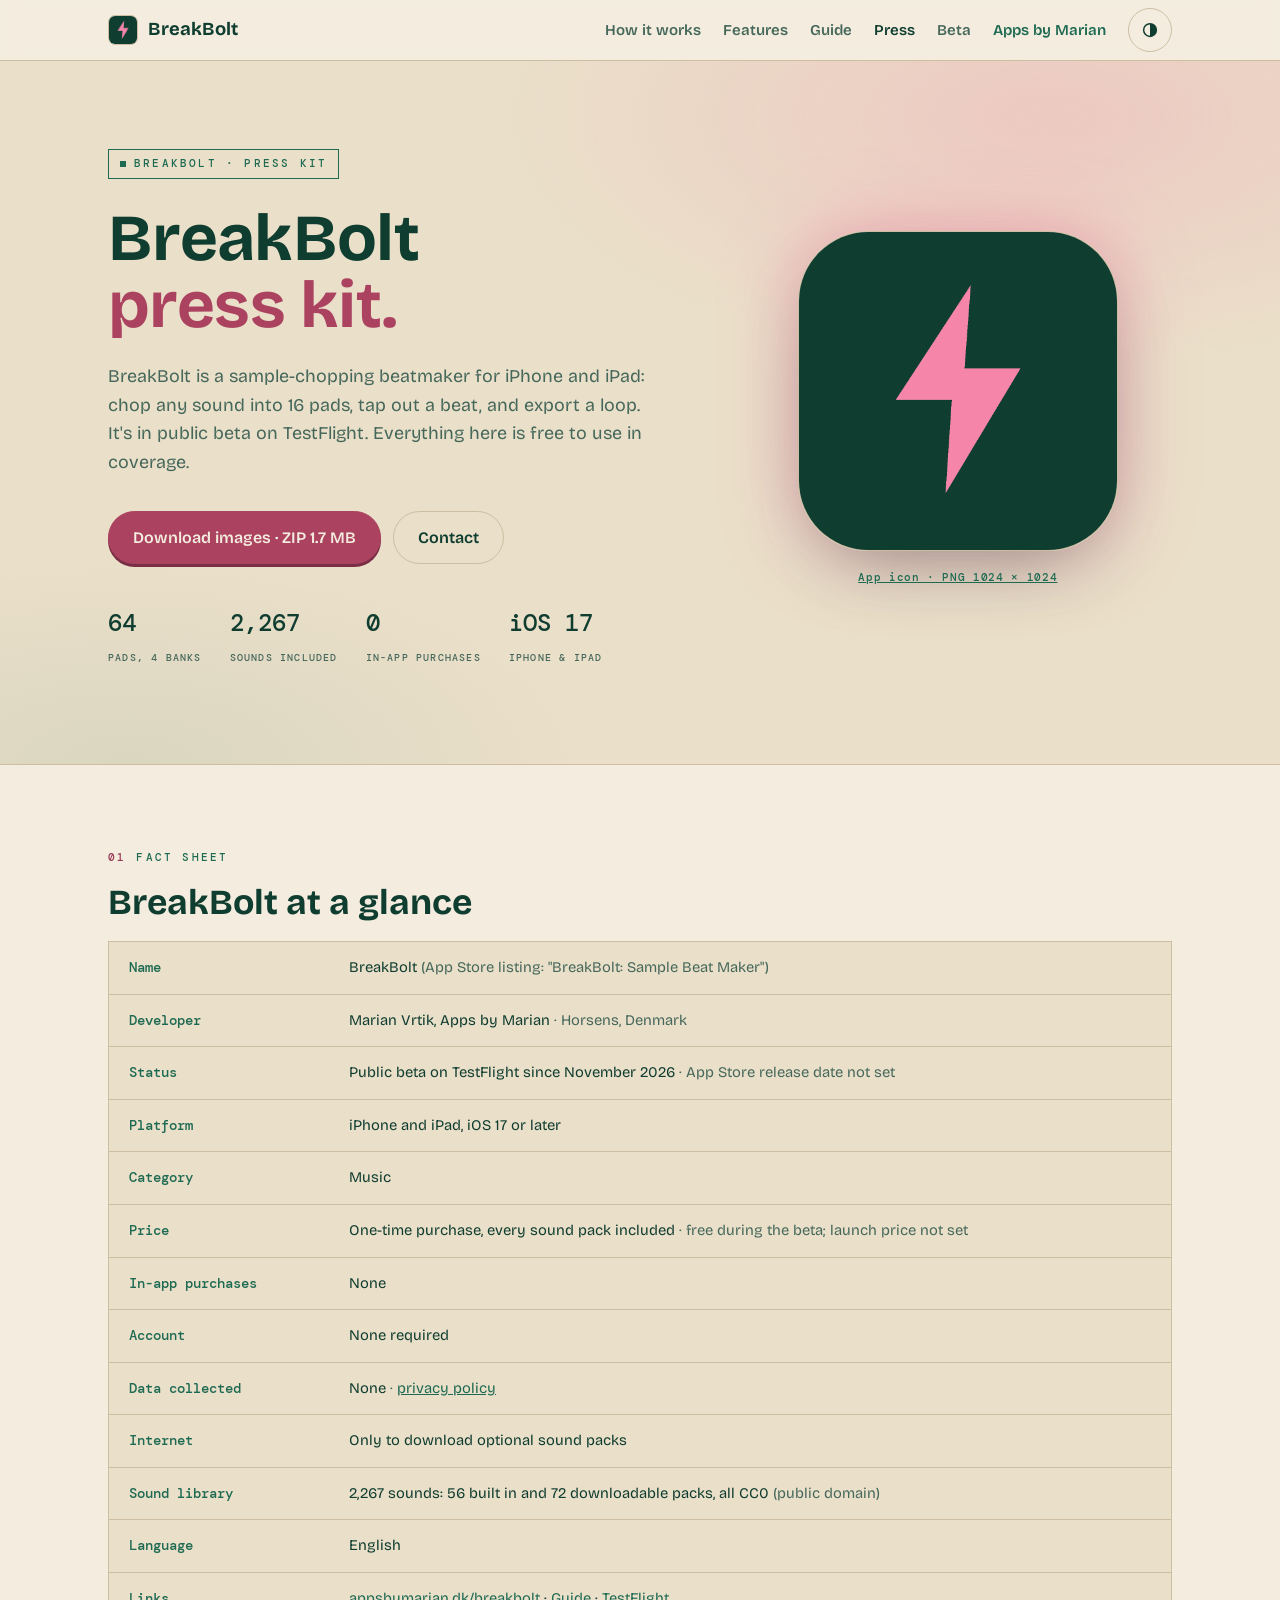
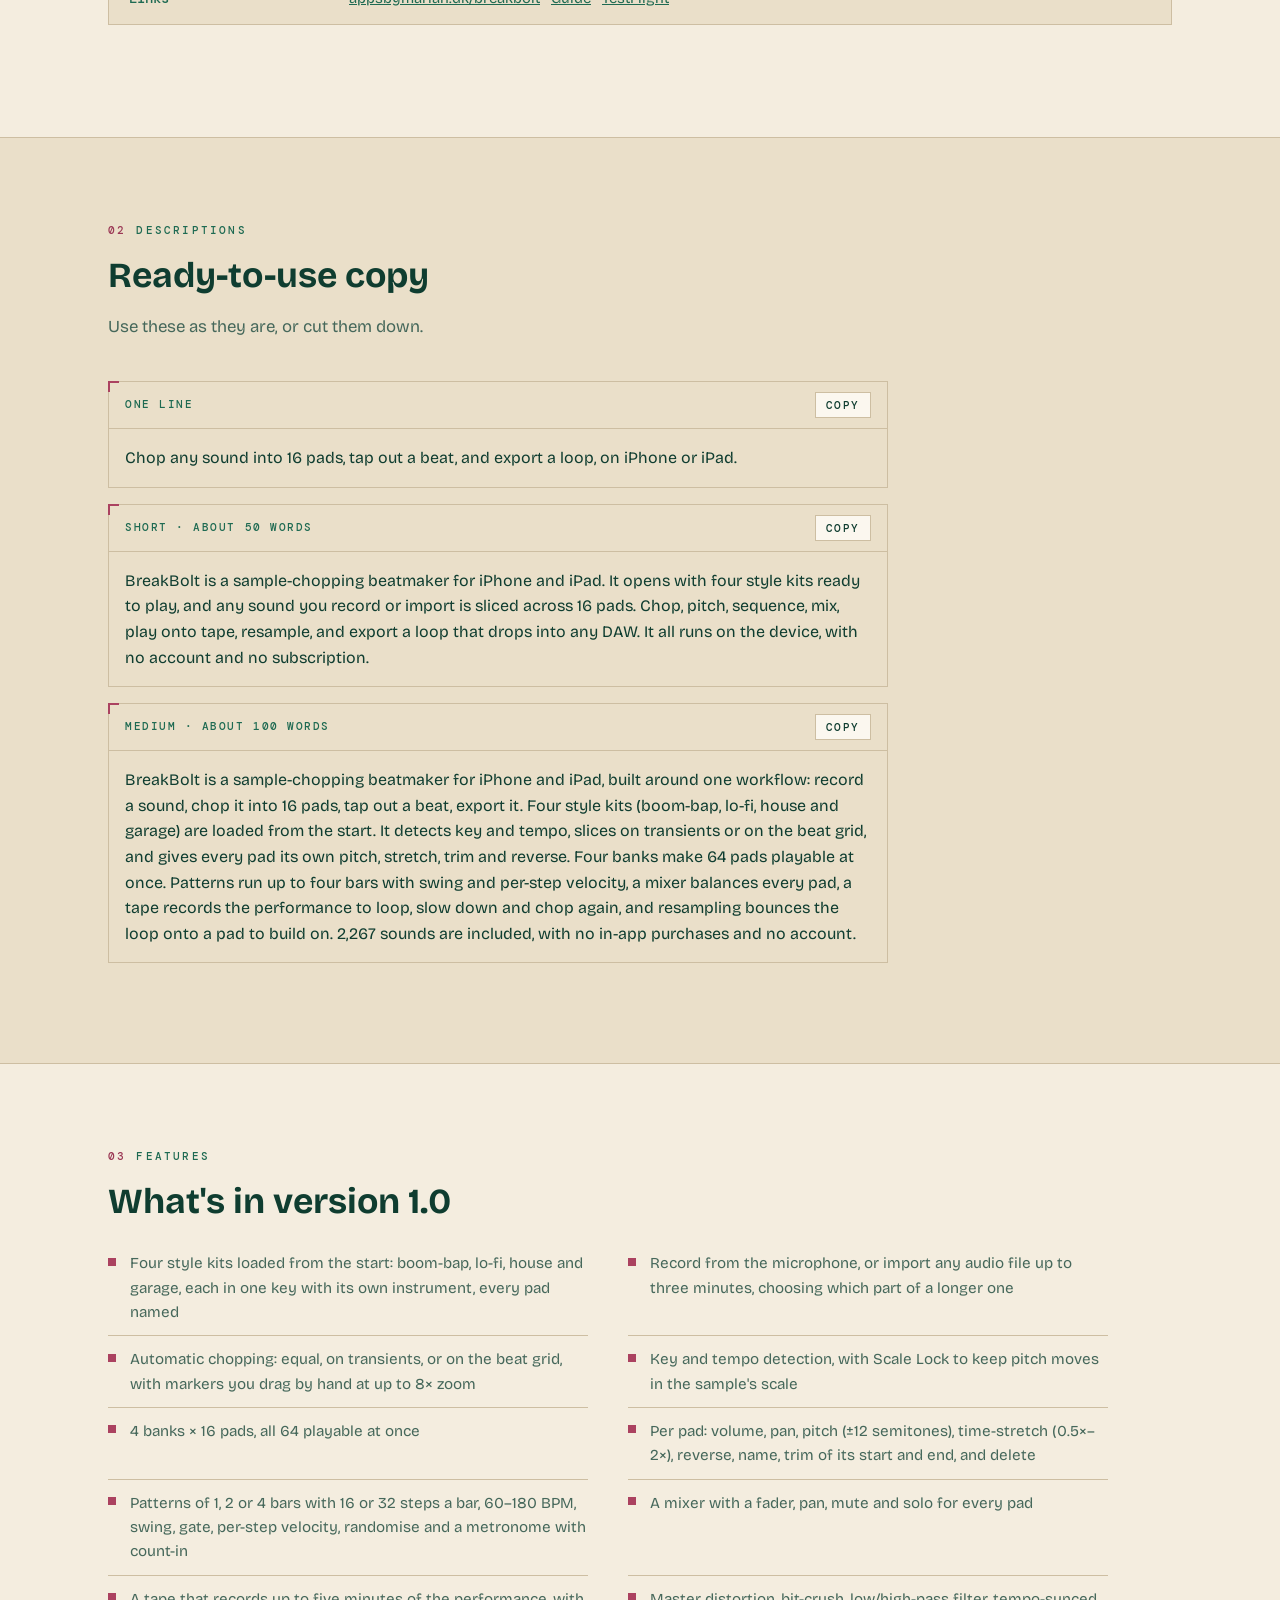
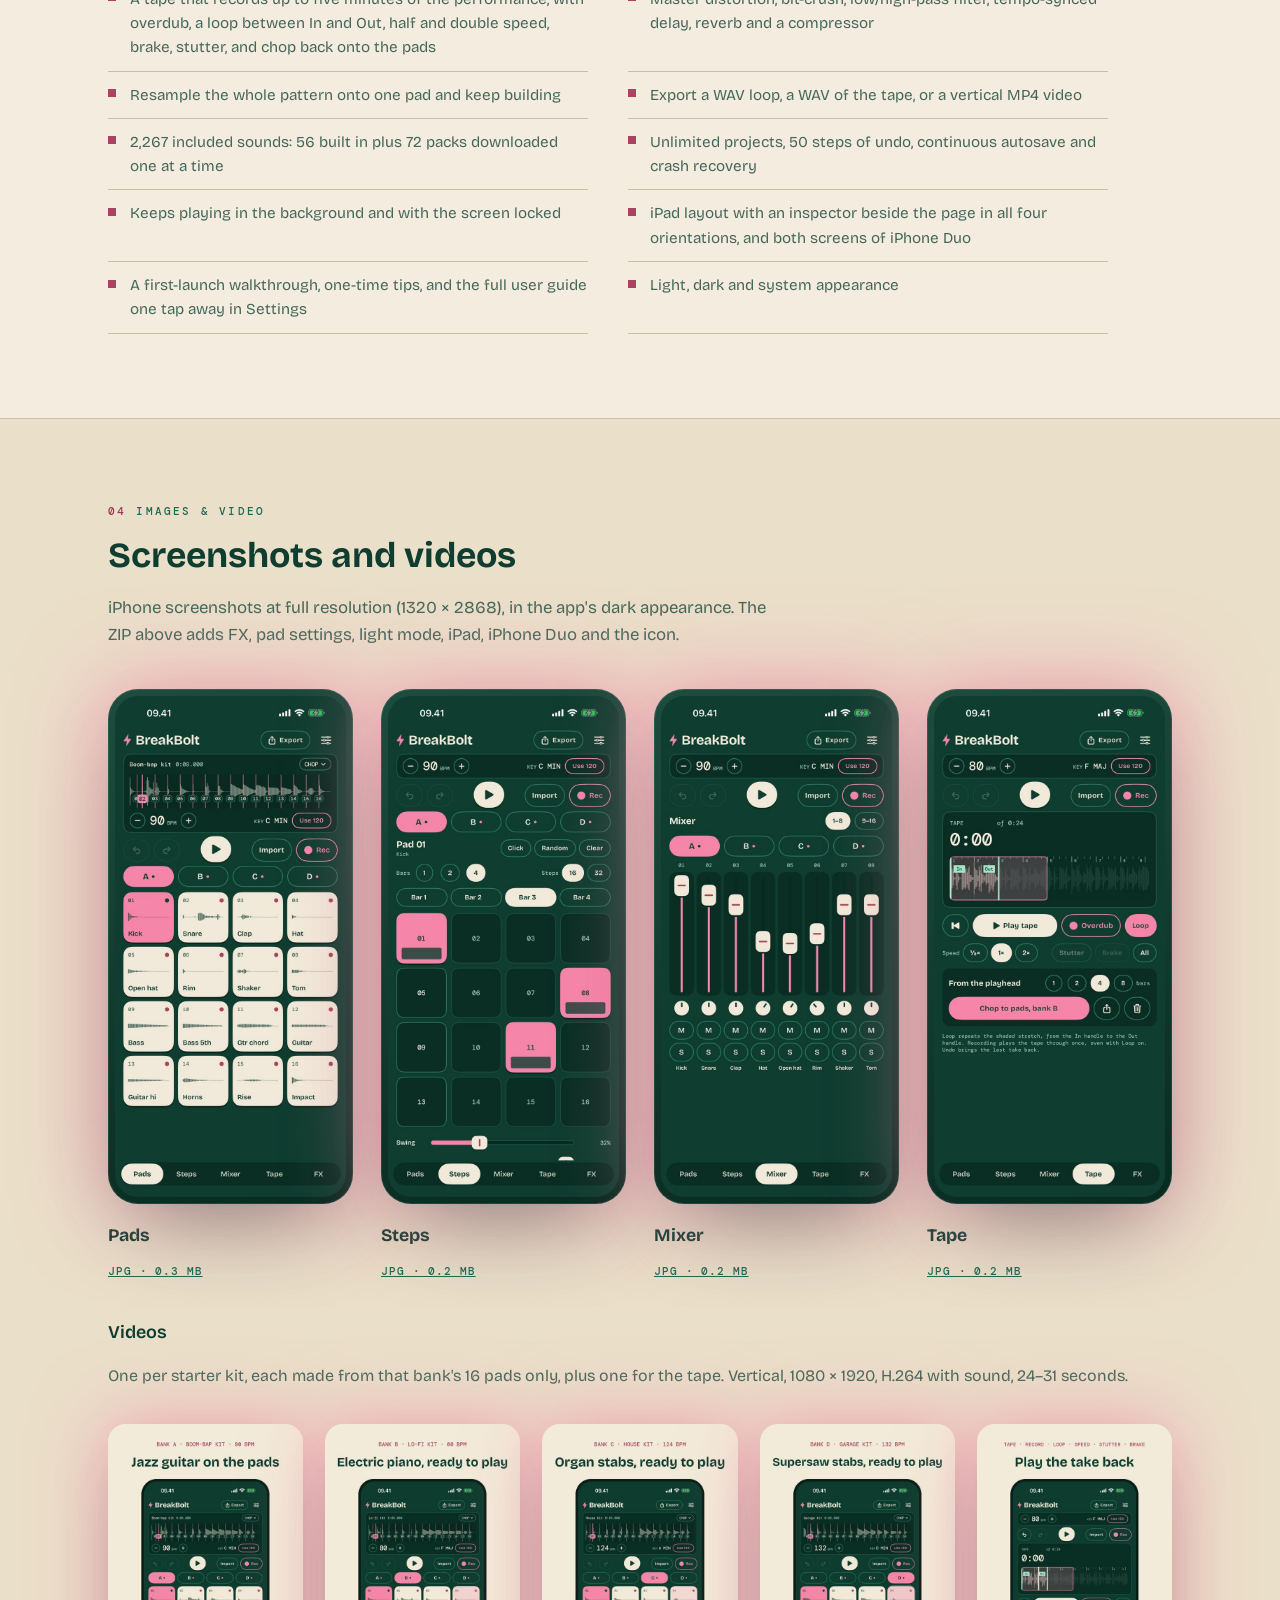
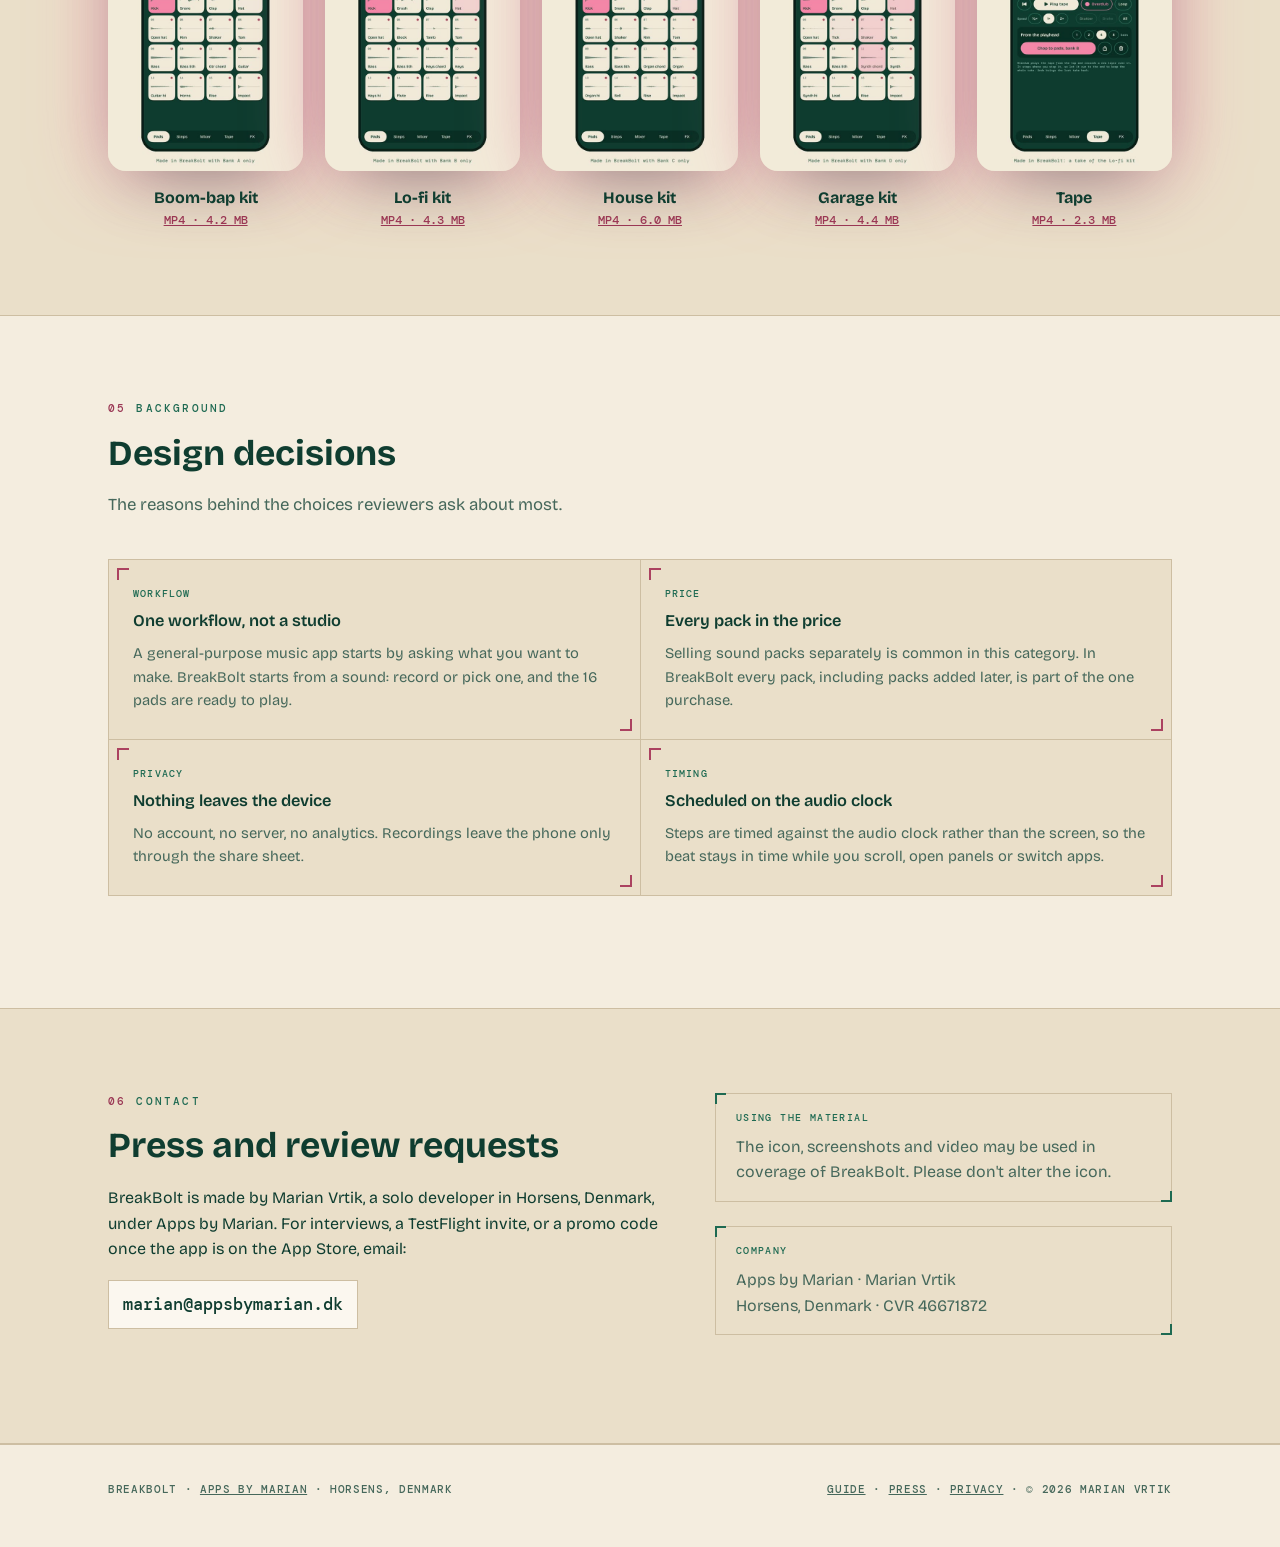
<file: breakbolt/press.html>
<!DOCTYPE html>
<html lang="en">
<head>
<meta charset="UTF-8">
<meta name="viewport" content="width=device-width, initial-scale=1.0">
<title>BreakBolt Press Kit</title>
<meta name="description" content="BreakBolt press kit: fact sheet, descriptions, feature list, app icon, screenshots and video for the sample-chopping beatmaker for iPhone and iPad.">
<meta name="theme-color" content="#2E5E50" media="(prefers-color-scheme: dark)">
<meta name="theme-color" content="#F4EDDF" media="(prefers-color-scheme: light)">
<script>try{var t=localStorage.getItem("bb-theme");if(t==="light"||t==="dark")document.documentElement.dataset.theme=t}catch(e){}</script>
<meta property="og:title" content="BreakBolt Press Kit">
<meta property="og:description" content="Fact sheet, descriptions, icon, screenshots and video for BreakBolt, a sample-chopping beatmaker for iPhone and iPad.">
<meta property="og:image" content="https://appsbymarian.dk/breakbolt/assets/icon-1024.png">
<meta property="og:url" content="https://appsbymarian.dk/breakbolt/press.html">
<link rel="icon" href="assets/icon-512.png" type="image/png">
<link rel="apple-touch-icon" href="assets/apple-touch-icon.png">
<link rel="preload" href="assets/fonts/BricolageGrotesque-Bold.ttf" as="font" type="font/ttf" crossorigin>
<link rel="stylesheet" href="style.css?v=20261126">
</head>
<body>

<header class="topbar">
  <div class="wrap">
    <a class="logo" href="./"><img src="assets/icon-512.png" alt="">BreakBolt</a>
    <nav class="topnav" aria-label="BreakBolt">
      <a href="./#how">How it works</a>
      <a href="./#features">Features</a>
      <a href="guide.html" class="keep">Guide</a>
      <a href="press.html" class="keep" aria-current="page">Press</a>
      <a href="./#beta" class="keep">Beta</a>
      <a href="../" class="studio">Apps by Marian</a>
      <button class="theme-toggle" type="button" aria-label="Switch light or dark mode"><svg viewBox="0 0 24 24" aria-hidden="true"><circle cx="12" cy="12" r="8.5" fill="none" stroke="currentColor" stroke-width="2"/><path d="M12 3.5a8.5 8.5 0 0 1 0 17z" fill="currentColor"/></svg></button>
    </nav>
  </div>
</header>

<main>

<section class="hero scanbg">
  <div class="wrap">
    <div>
      <p class="kicker">BREAKBOLT · PRESS KIT</p>
      <h1 class="headline">BreakBolt<br><span class="accent">press kit.</span></h1>
      <p class="sub">BreakBolt is a sample-chopping beatmaker for iPhone and iPad: chop any sound into 16 pads, tap out a beat, and export a loop. It's in public beta on TestFlight. Everything here is free to use in coverage.</p>
      <div class="cta-row">
        <a class="btn primary" href="assets/press/breakbolt-press-images.zip" download>Download images · ZIP 1.7 MB</a>
        <a class="btn" href="mailto:marian@appsbymarian.dk">Contact</a>
      </div>
      <div class="stats">
        <div class="stat"><span class="n">64</span><span class="l">Pads, 4 banks</span></div>
        <div class="stat"><span class="n">2,267</span><span class="l">Sounds included</span></div>
        <div class="stat"><span class="n">0</span><span class="l">In-app purchases</span></div>
        <div class="stat"><span class="n">iOS 17</span><span class="l">iPhone &amp; iPad</span></div>
      </div>
    </div>
    <div>
      <figure class="press-icon">
        <img src="assets/icon-1024.png" alt="The BreakBolt app icon: a pink lightning bolt on black" width="1024" height="1024">
        <figcaption><a href="assets/icon-1024.png" download="breakbolt-icon-1024.png">App icon · PNG 1024 × 1024</a></figcaption>
      </figure>
    </div>
  </div>
</section>

<section id="facts">
  <div class="wrap">
    <p class="eyebrow"><span class="n">01</span>FACT SHEET</p>
    <h2 class="h2">BreakBolt at a glance</h2>
    <div class="specsheet">
      <div class="row"><span class="k">Name</span><span class="v">BreakBolt <span class="dim">(App Store listing: "BreakBolt: Sample Beat Maker")</span></span></div>
      <div class="row"><span class="k">Developer</span><span class="v">Marian Vrtik, Apps by Marian <span class="dim">· Horsens, Denmark</span></span></div>
      <div class="row"><span class="k">Status</span><span class="v">Public beta on TestFlight since November 2026 <span class="dim">· App Store release date not set</span></span></div>
      <div class="row"><span class="k">Platform</span><span class="v">iPhone and iPad, iOS 17 or later</span></div>
      <div class="row"><span class="k">Category</span><span class="v">Music</span></div>
      <div class="row"><span class="k">Price</span><span class="v">One-time purchase, every sound pack included <span class="dim">· free during the beta; launch price not set</span></span></div>
      <div class="row"><span class="k">In-app purchases</span><span class="v">None</span></div>
      <div class="row"><span class="k">Account</span><span class="v">None required</span></div>
      <div class="row"><span class="k">Data collected</span><span class="v">None <span class="dim">· <a href="privacy.html">privacy policy</a></span></span></div>
      <div class="row"><span class="k">Internet</span><span class="v">Only to download optional sound packs</span></div>
      <div class="row"><span class="k">Sound library</span><span class="v">2,267 sounds: 56 built in and 72 downloadable packs, all CC0 <span class="dim">(public domain)</span></span></div>
      <div class="row"><span class="k">Language</span><span class="v">English</span></div>
      <div class="row"><span class="k">Links</span><span class="v"><a href="./">appsbymarian.dk/breakbolt</a> · <a href="guide.html">Guide</a> · <a href="https://testflight.apple.com/join/3ja1cPsu" rel="noopener">TestFlight</a></span></div>
    </div>
  </div>
</section>

<section id="about" class="scanbg">
  <div class="wrap">
    <p class="eyebrow"><span class="n">02</span>DESCRIPTIONS</p>
    <h2 class="h2">Ready-to-use copy</h2>
    <p class="lead">Use these as they are, or cut them down.</p>

    <div class="copyblock">
      <div class="cb-head"><span class="cb-name">One line</span></div>
      <p class="cb-body" data-copy>Chop any sound into 16 pads, tap out a beat, and export a loop, on iPhone or iPad.</p>
    </div>

    <div class="copyblock">
      <div class="cb-head"><span class="cb-name">Short · about 50 words</span></div>
      <p class="cb-body" data-copy>BreakBolt is a sample-chopping beatmaker for iPhone and iPad. It opens with four style kits ready to play, and any sound you record or import is sliced across 16 pads. Chop, pitch, sequence, mix, play onto tape, resample, and export a loop that drops into any DAW. It all runs on the device, with no account and no subscription.</p>
    </div>

    <div class="copyblock">
      <div class="cb-head"><span class="cb-name">Medium · about 100 words</span></div>
      <p class="cb-body" data-copy>BreakBolt is a sample-chopping beatmaker for iPhone and iPad, built around one workflow: record a sound, chop it into 16 pads, tap out a beat, export it. Four style kits (boom-bap, lo-fi, house and garage) are loaded from the start. It detects key and tempo, slices on transients or on the beat grid, and gives every pad its own pitch, stretch, trim and reverse. Four banks make 64 pads playable at once. Patterns run up to four bars with swing and per-step velocity, a mixer balances every pad, a tape records the performance to loop, slow down and chop again, and resampling bounces the loop onto a pad to build on. 2,267 sounds are included, with no in-app purchases and no account.</p>
    </div>
  </div>
</section>

<section id="features">
  <div class="wrap">
    <p class="eyebrow"><span class="n">03</span>FEATURES</p>
    <h2 class="h2">What's in version 1.0</h2>
    <ul class="featlist">
      <li>Four style kits loaded from the start: boom-bap, lo-fi, house and garage, each in one key with its own instrument, every pad named</li>
      <li>Record from the microphone, or import any audio file up to three minutes, choosing which part of a longer one</li>
      <li>Automatic chopping: equal, on transients, or on the beat grid, with markers you drag by hand at up to 8× zoom</li>
      <li>Key and tempo detection, with Scale Lock to keep pitch moves in the sample's scale</li>
      <li>4 banks × 16 pads, all 64 playable at once</li>
      <li>Per pad: volume, pan, pitch (±12 semitones), time-stretch (0.5×–2×), reverse, name, trim of its start and end, and delete</li>
      <li>Patterns of 1, 2 or 4 bars with 16 or 32 steps a bar, 60–180 BPM, swing, gate, per-step velocity, randomise and a metronome with count-in</li>
      <li>A mixer with a fader, pan, mute and solo for every pad</li>
      <li>A tape that records up to five minutes of the performance, with overdub, a loop between In and Out, half and double speed, brake, stutter, and chop back onto the pads</li>
      <li>Master distortion, bit-crush, low/high-pass filter, tempo-synced delay, reverb and a compressor</li>
      <li>Resample the whole pattern onto one pad and keep building</li>
      <li>Export a WAV loop, a WAV of the tape, or a vertical MP4 video</li>
      <li>2,267 included sounds: 56 built in plus 72 packs downloaded one at a time</li>
      <li>Unlimited projects, 50 steps of undo, continuous autosave and crash recovery</li>
      <li>Keeps playing in the background and with the screen locked</li>
      <li>iPad layout with an inspector beside the page in all four orientations, and both screens of iPhone Duo</li>
      <li>A first-launch walkthrough, one-time tips, and the full user guide one tap away in Settings</li>
      <li>Light, dark and system appearance</li>
    </ul>
  </div>
</section>

<section id="images" class="scanbg">
  <div class="wrap">
    <p class="eyebrow"><span class="n">04</span>IMAGES &amp; VIDEO</p>
    <h2 class="h2">Screenshots and videos</h2>
    <p class="lead">iPhone screenshots at full resolution (1320 × 2868), in the app's dark appearance. The ZIP above adds FX, pad settings, light mode, iPad, iPhone Duo and the icon.</p>
    <div class="flow">
      <figure>
        <div class="device app"><div class="screen"><img src="assets/gm-pads.jpg" alt="The Pads page with the Boom-bap kit: a chopped waveform above 16 named pads" loading="lazy"></div></div>
        <figcaption><span class="t">Pads</span><a class="dl" href="assets/press/breakbolt-pads.jpg" download aria-label="Download the Pads screenshot, JPG, 0.3 MB">JPG · 0.3 MB</a></figcaption>
      </figure>
      <figure>
        <div class="device app"><div class="screen"><img src="assets/gm-steps.jpg" alt="The Steps page: the kick's steps in a 4×4 grid with bars, swing, gate and velocity" loading="lazy"></div></div>
        <figcaption><span class="t">Steps</span><a class="dl" href="assets/press/breakbolt-steps.jpg" download aria-label="Download the Steps screenshot, JPG, 0.2 MB">JPG · 0.2 MB</a></figcaption>
      </figure>
      <figure>
        <div class="device app"><div class="screen"><img src="assets/gm-mixer.jpg" alt="The Mixer: eight faders with pan, mute and solo, each named after its pad" loading="lazy"></div></div>
        <figcaption><span class="t">Mixer</span><a class="dl" href="assets/press/breakbolt-mixer.jpg" download aria-label="Download the Mixer screenshot, JPG, 0.2 MB">JPG · 0.2 MB</a></figcaption>
      </figure>
      <figure>
        <div class="device app"><div class="screen"><img src="assets/gm-tape.jpg" alt="The Tape page: a recorded take with a two-bar loop between In and Out" loading="lazy"></div></div>
        <figcaption><span class="t">Tape</span><a class="dl" href="assets/press/breakbolt-tape.jpg" download aria-label="Download the Tape screenshot, JPG, 0.2 MB">JPG · 0.2 MB</a></figcaption>
      </figure>
    </div>

    <h3 class="h3">Videos</h3>
    <p class="dim">One per starter kit, each made from that bank's 16 pads only, plus one for the tape. Vertical, 1080 × 1920, H.264 with sound, 24–31 seconds.</p>
    <div class="reel">
        <figure><a class="poster" href="assets/press/breakbolt-kit-boom-bap.mp4"><img src="assets/video/kit-boom-bap.jpg" alt="Play the Boom-bap kit video (MP4)" loading="lazy"></a><figcaption><span class="t">Boom-bap kit</span><a class="dl" href="assets/press/breakbolt-kit-boom-bap.mp4" download>MP4 · 4.2 MB</a></figcaption></figure>
        <figure><a class="poster" href="assets/press/breakbolt-kit-lo-fi.mp4"><img src="assets/video/kit-lo-fi.jpg" alt="Play the Lo-fi kit video (MP4)" loading="lazy"></a><figcaption><span class="t">Lo-fi kit</span><a class="dl" href="assets/press/breakbolt-kit-lo-fi.mp4" download>MP4 · 4.3 MB</a></figcaption></figure>
        <figure><a class="poster" href="assets/press/breakbolt-kit-house.mp4"><img src="assets/video/kit-house.jpg" alt="Play the House kit video (MP4)" loading="lazy"></a><figcaption><span class="t">House kit</span><a class="dl" href="assets/press/breakbolt-kit-house.mp4" download>MP4 · 6.0 MB</a></figcaption></figure>
        <figure><a class="poster" href="assets/press/breakbolt-kit-garage.mp4"><img src="assets/video/kit-garage.jpg" alt="Play the Garage kit video (MP4)" loading="lazy"></a><figcaption><span class="t">Garage kit</span><a class="dl" href="assets/press/breakbolt-kit-garage.mp4" download>MP4 · 4.4 MB</a></figcaption></figure>
        <figure><a class="poster" href="assets/press/breakbolt-tape.mp4"><img src="assets/video/tape.jpg" alt="Play the Tape video (MP4)" loading="lazy"></a><figcaption><span class="t">Tape</span><a class="dl" href="assets/press/breakbolt-tape.mp4" download>MP4 · 2.3 MB</a></figcaption></figure>
    </div>
  </div>
</section>

<section id="background">
  <div class="wrap">
    <p class="eyebrow"><span class="n">05</span>BACKGROUND</p>
    <h2 class="h2">Design decisions</h2>
    <p class="lead">The reasons behind the choices reviewers ask about most.</p>
    <div class="fgrid two">
      <div class="fcard"><p class="tag">Workflow</p><p class="ft">One workflow, not a studio</p><p class="fd">A general-purpose music app starts by asking what you want to make. BreakBolt starts from a sound: record or pick one, and the 16 pads are ready to play.</p></div>
      <div class="fcard"><p class="tag">Price</p><p class="ft">Every pack in the price</p><p class="fd">Selling sound packs separately is common in this category. In BreakBolt every pack, including packs added later, is part of the one purchase.</p></div>
      <div class="fcard"><p class="tag">Privacy</p><p class="ft">Nothing leaves the device</p><p class="fd">No account, no server, no analytics. Recordings leave the phone only through the share sheet.</p></div>
      <div class="fcard"><p class="tag">Timing</p><p class="ft">Scheduled on the audio clock</p><p class="fd">Steps are timed against the audio clock rather than the screen, so the beat stays in time while you scroll, open panels or switch apps.</p></div>
    </div>
  </div>
</section>

<section id="contact" class="scanbg">
  <div class="wrap beta">
    <div>
      <p class="eyebrow"><span class="n">06</span>CONTACT</p>
      <h2 class="h2">Press and review requests</h2>
      <div class="prose">
        <p>BreakBolt is made by Marian Vrtik, a solo developer in Horsens, Denmark, under Apps by Marian. For interviews, a TestFlight invite, or a promo code once the app is on the App Store, email:</p>
      </div>
      <div class="copyline"><code>marian@appsbymarian.dk</code></div>
    </div>
    <div>
      <div class="note">
        <p class="nl">Using the material</p>
        <p>The icon, screenshots and video may be used in coverage of BreakBolt. Please don't alter the icon.</p>
      </div>
      <div class="note">
        <p class="nl">Company</p>
        <p>Apps by Marian · Marian Vrtik<br>Horsens, Denmark · CVR 46671872</p>
      </div>
    </div>
  </div>
</section>

</main>

<footer class="sitefoot">
  <div class="wrap">
    <p>BREAKBOLT · <a href="../">APPS BY MARIAN</a> · HORSENS, DENMARK</p>
    <p><a href="guide.html">GUIDE</a> · <a href="press.html">PRESS</a> · <a href="privacy.html">PRIVACY</a> · © <span id="year">2026</span> MARIAN VRTIK</p>
  </div>
</footer>

<script>
  document.getElementById('year').textContent = new Date().getFullYear();
  document.querySelectorAll('.copyblock').forEach(function (block) {
    var body = block.querySelector('[data-copy]');
    var head = block.querySelector('.cb-head');
    var btn = document.createElement('button');
    btn.className = 'copybtn';
    btn.type = 'button';
    btn.textContent = 'COPY';
    btn.addEventListener('click', function () {
      var done = function () {
        btn.textContent = 'COPIED';
        setTimeout(function () { btn.textContent = 'COPY'; }, 1400);
      };
      var fallback = function () {
        var r = document.createRange();
        r.selectNodeContents(body);
        var s = window.getSelection();
        s.removeAllRanges();
        s.addRange(r);
        btn.textContent = 'SELECTED';
      };
      try { navigator.clipboard.writeText(body.textContent).then(done, fallback); } catch (e) { fallback(); }
    });
    head.appendChild(btn);
  });
</script>

<script>
// Light/dark switch: flips whatever is showing now and remembers it.
(function () {
  var b = document.querySelector(".theme-toggle");
  if (!b) return;
  function current() {
    var t = document.documentElement.dataset.theme;
    if (t) return t;
    return matchMedia("(prefers-color-scheme: light)").matches ? "light" : "dark";
  }
  function label() { b.setAttribute("aria-label", current() === "light" ? "Switch to dark mode" : "Switch to light mode"); }
  label();
  b.addEventListener("click", function () {
    var next = current() === "light" ? "dark" : "light";
    document.documentElement.dataset.theme = next;
    try { localStorage.setItem("bb-theme", next); } catch (e) {}
    label();
  });
})();
</script>
<!-- Visitor counter: GoatCounter, no cookies, no personal data. See privacy-policy.html. -->
<script data-goatcounter="https://appsbymarian.goatcounter.com/count" async src="https://gc.zgo.at/count.js"></script>
</body>
</html>
</file>
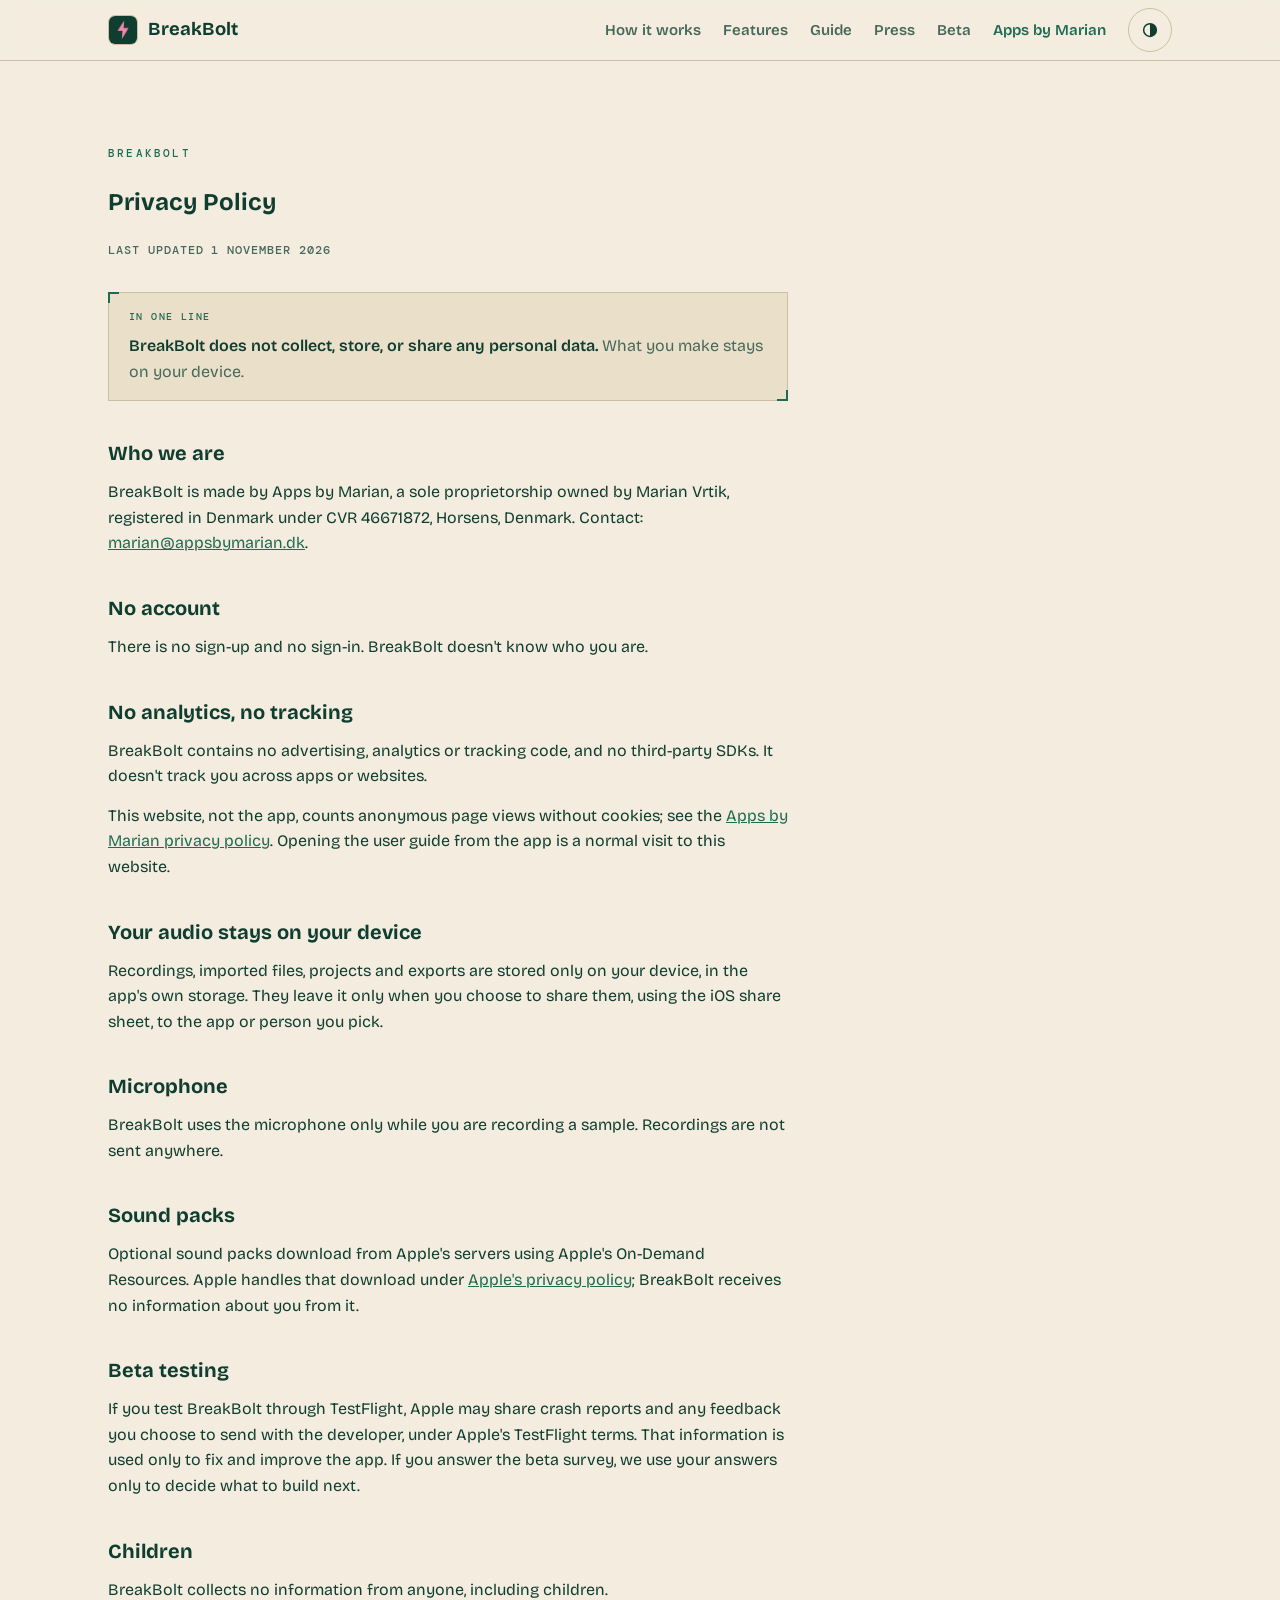
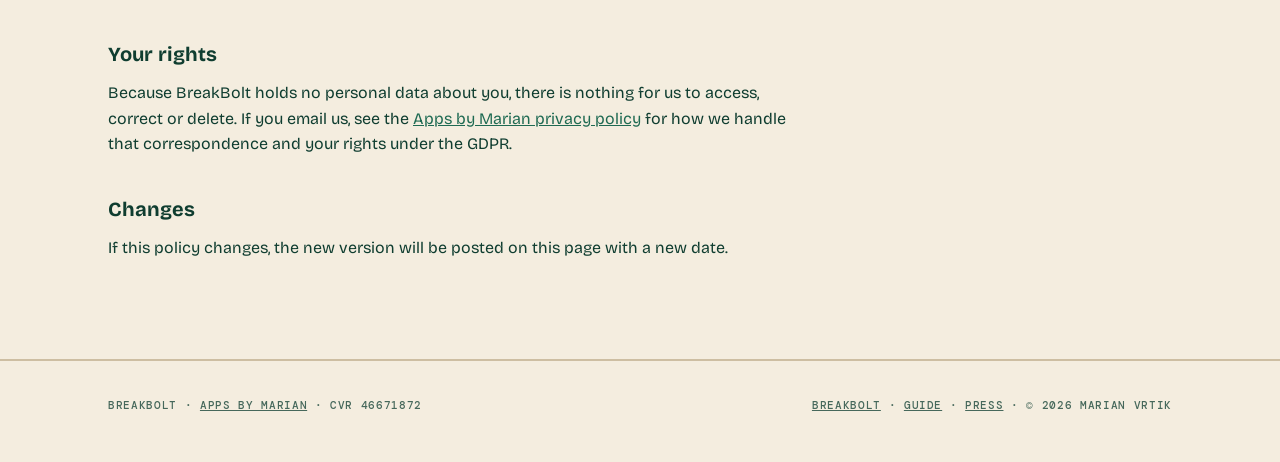
<file: breakbolt/privacy.html>
<!DOCTYPE html>
<html lang="en">
<head>
<meta charset="UTF-8">
<meta name="viewport" content="width=device-width, initial-scale=1.0">
<title>BreakBolt Privacy Policy</title>
<meta name="description" content="BreakBolt does not collect, store or share personal data. Everything you make stays on your device.">
<meta name="theme-color" content="#2E5E50" media="(prefers-color-scheme: dark)">
<meta name="theme-color" content="#F4EDDF" media="(prefers-color-scheme: light)">
<script>try{var t=localStorage.getItem("bb-theme");if(t==="light"||t==="dark")document.documentElement.dataset.theme=t}catch(e){}</script>
<link rel="icon" href="assets/icon-512.png" type="image/png">
<link rel="apple-touch-icon" href="assets/apple-touch-icon.png">
<link rel="stylesheet" href="style.css?v=20261126">
</head>
<body>

<header class="topbar">
  <div class="wrap">
    <a class="logo" href="./"><img src="assets/icon-512.png" alt="">BreakBolt</a>
    <nav class="topnav" aria-label="BreakBolt">
      <a href="./#how">How it works</a>
      <a href="./#features">Features</a>
      <a href="guide.html" class="keep">Guide</a>
      <a href="press.html" class="keep">Press</a>
      <a href="./#beta" class="keep">Beta</a>
      <a href="../" class="studio">Apps by Marian</a>
      <button class="theme-toggle" type="button" aria-label="Switch light or dark mode"><svg viewBox="0 0 24 24" aria-hidden="true"><circle cx="12" cy="12" r="8.5" fill="none" stroke="currentColor" stroke-width="2"/><path d="M12 3.5a8.5 8.5 0 0 1 0 17z" fill="currentColor"/></svg></button>
    </nav>
  </div>
</header>

<main>
<section class="policy">
  <div class="wrap">
    <p class="eyebrow">BREAKBOLT</p>
    <h1 class="h2">Privacy Policy</h1>
    <p class="updated">LAST UPDATED 1 NOVEMBER 2026</p>

    <div class="note">
      <p class="nl">In one line</p>
      <p><b>BreakBolt does not collect, store, or share any personal data.</b> What you make stays on your device.</p>
    </div>

    <div class="prose">
      <h2>Who we are</h2>
      <p>BreakBolt is made by Apps by Marian, a sole proprietorship owned by Marian Vrtik, registered in Denmark under CVR 46671872, Horsens, Denmark. Contact: <a href="mailto:marian@appsbymarian.dk">marian@appsbymarian.dk</a>.</p>

      <h2>No account</h2>
      <p>There is no sign-up and no sign-in. BreakBolt doesn't know who you are.</p>

      <h2>No analytics, no tracking</h2>
      <p>BreakBolt contains no advertising, analytics or tracking code, and no third-party SDKs. It doesn't track you across apps or websites.</p>
      <p>This website, not the app, counts anonymous page views without cookies; see the <a href="../privacy-policy.html">Apps by Marian privacy policy</a>. Opening the user guide from the app is a normal visit to this website.</p>

      <h2>Your audio stays on your device</h2>
      <p>Recordings, imported files, projects and exports are stored only on your device, in the app's own storage. They leave it only when you choose to share them, using the iOS share sheet, to the app or person you pick.</p>

      <h2>Microphone</h2>
      <p>BreakBolt uses the microphone only while you are recording a sample. Recordings are not sent anywhere.</p>

      <h2>Sound packs</h2>
      <p>Optional sound packs download from Apple's servers using Apple's On-Demand Resources. Apple handles that download under <a href="https://www.apple.com/legal/privacy/" rel="noopener">Apple's privacy policy</a>; BreakBolt receives no information about you from it.</p>

      <h2>Beta testing</h2>
      <p>If you test BreakBolt through TestFlight, Apple may share crash reports and any feedback you choose to send with the developer, under Apple's TestFlight terms. That information is used only to fix and improve the app. If you answer the beta survey, we use your answers only to decide what to build next.</p>

      <h2>Children</h2>
      <p>BreakBolt collects no information from anyone, including children.</p>

      <h2>Your rights</h2>
      <p>Because BreakBolt holds no personal data about you, there is nothing for us to access, correct or delete. If you email us, see the <a href="../privacy-policy.html">Apps by Marian privacy policy</a> for how we handle that correspondence and your rights under the GDPR.</p>

      <h2>Changes</h2>
      <p>If this policy changes, the new version will be posted on this page with a new date.</p>
    </div>
  </div>
</section>
</main>

<footer class="sitefoot">
  <div class="wrap">
    <p>BREAKBOLT · <a href="../">APPS BY MARIAN</a> · CVR 46671872</p>
    <p><a href="./">BREAKBOLT</a> · <a href="guide.html">GUIDE</a> · <a href="press.html">PRESS</a> · © 2026 MARIAN VRTIK</p>
  </div>
</footer>

<script>
// Light/dark switch: flips whatever is showing now and remembers it.
(function () {
  var b = document.querySelector(".theme-toggle");
  if (!b) return;
  function current() {
    var t = document.documentElement.dataset.theme;
    if (t) return t;
    return matchMedia("(prefers-color-scheme: light)").matches ? "light" : "dark";
  }
  function label() { b.setAttribute("aria-label", current() === "light" ? "Switch to dark mode" : "Switch to light mode"); }
  label();
  b.addEventListener("click", function () {
    var next = current() === "light" ? "dark" : "light";
    document.documentElement.dataset.theme = next;
    try { localStorage.setItem("bb-theme", next); } catch (e) {}
    label();
  });
})();
</script>
<!-- Visitor counter: GoatCounter, no cookies, no personal data. See privacy-policy.html. -->
<script data-goatcounter="https://appsbymarian.goatcounter.com/count" async src="https://gc.zgo.at/count.js"></script>
</body>
</html>
</file>
<file: style.css>
:root {
  --bg: #fafaf8;
  --bg-elevated: #ffffff;
  --border: #e6e5e1;
  --text: #17171c;
  --text-dim: #55555f;
  --text-faint: #6b6b75;
  --accent: #3f6fe0;
  --accent-2: #e35f3c;
  --radius: 16px;
  --max-width: 1080px;
}

* { box-sizing: border-box; }

html { scroll-behavior: smooth; }

body {
  margin: 0;
  background: var(--bg);
  color: var(--text);
  font-family: -apple-system, BlinkMacSystemFont, "Segoe UI", Roboto, Helvetica, Arial, sans-serif;
  line-height: 1.5;
  -webkit-font-smoothing: antialiased;
}

.wrap {
  max-width: var(--max-width);
  margin: 0 auto;
  padding: 0 24px;
}

/* Nav */

.nav {
  position: sticky;
  top: 0;
  z-index: 10;
  background: rgba(250, 250, 248, 0.8);
  backdrop-filter: blur(10px);
  border-bottom: 1px solid var(--border);
}

.nav-inner {
  display: flex;
  align-items: center;
  justify-content: space-between;
  height: 64px;
}

.brand {
  display: flex;
  align-items: center;
  gap: 10px;
  text-decoration: none;
  color: var(--text);
  font-size: 17px;
  font-weight: 600;
  letter-spacing: -0.01em;
}

.brand-mark {
  display: block;
  width: 32px;
  height: 32px;
}

.nav-links {
  display: flex;
  gap: 28px;
}

.nav-links a {
  padding-block: 12px;
  color: var(--text-dim);
  text-decoration: none;
  font-size: 14px;
  font-weight: 500;
  transition: color 0.15s ease;
}

.nav-links a:hover { color: var(--text); }

/* Hero */

.hero {
  position: relative;
  padding: 72px 0 64px;
  overflow: hidden;
}

.glow {
  position: absolute;
  top: -200px;
  left: 50%;
  transform: translateX(-50%);
  width: 900px;
  height: 500px;
  background: radial-gradient(closest-side, rgba(63,111,224,0.14), transparent);
  pointer-events: none;
}

.hero-inner {
  position: relative;
}

.hero-inner > * { max-width: 680px; }

.hero-app {
  display: flex;
  align-items: flex-start;
  gap: 16px;
  margin: 0 0 32px;
  color: var(--text-dim);
  font-size: 18px;
}

.hero-app img {
  flex: none;
  border-radius: 13px;
}

.hero-app strong { color: var(--text); }

.eyebrow {
  color: var(--text-dim);
  font-size: 14px;
  font-weight: 600;
  letter-spacing: 0.02em;
  margin: 0 0 16px;
}

.hero h1 {
  font-size: clamp(36px, 5.5vw, 56px);
  text-wrap: balance;
  line-height: 1.05;
  letter-spacing: -0.02em;
  margin: 0 0 24px;
}

.lede {
  color: var(--text-dim);
  font-size: 18px;
  max-width: 520px;
  margin: 0 0 36px;
}

.cta-row {
  display: flex;
  gap: 14px;
  flex-wrap: wrap;
}

.btn {
  display: inline-flex;
  align-items: center;
  padding: 12px 22px;
  border-radius: 999px;
  font-size: 15px;
  font-weight: 600;
  text-decoration: none;
  transition: transform 0.15s ease, opacity 0.15s ease;
}

.btn:hover { transform: translateY(-1px); }

.btn-primary {
  background: var(--text);
  color: var(--bg);
}

.btn-ghost {
  background: transparent;
  color: var(--text);
  border: 1px solid var(--border);
}

.btn-ghost:hover { border-color: var(--text-faint); }

/* Sections */

section { padding: 96px 0; }

h2 {
  font-size: clamp(28px, 3.5vw, 36px);
  letter-spacing: -0.01em;
  margin: 0 0 8px;
}

.section-sub {
  color: var(--text-dim);
  font-size: 16px;
  margin: 0 0 48px;
}

/* Work */

.card-grid {
  display: grid;
  grid-template-columns: repeat(auto-fill, minmax(min(300px, 100%), 1fr));
  gap: 20px;
  margin-top: 32px;
}

.card {
  background: var(--bg-elevated);
  border: 1px solid var(--border);
  border-radius: var(--radius);
  padding: 28px;
  box-shadow: 0 1px 2px rgba(23, 23, 28, 0.04);
  transition: border-color 0.15s ease, transform 0.15s ease, box-shadow 0.15s ease;
}

.card-link:hover {
  border-color: var(--text-faint);
  transform: translateY(-2px);
  box-shadow: 0 8px 20px rgba(23, 23, 28, 0.08);
}

.card-link {
  display: block;
  color: inherit;
  text-decoration: none;
}

.card-app-icon {
  display: block;
  width: 44px;
  height: 44px;
  border-radius: 11px;
  margin-bottom: 18px;
}

.card h3 {
  margin: 0 0 8px;
  font-size: 19px;
}

.card p {
  margin: 0 0 18px;
  color: var(--text-dim);
  font-size: 14.5px;
}

.status {
  display: inline-block;
  font-size: 12px;
  font-weight: 600;
  color: var(--text-faint);
  border: 1px solid var(--border);
  border-radius: 999px;
  padding: 4px 10px;
}

.status-live {
  color: var(--text);
  border-color: var(--text-faint);
}

.card-more {
  display: block;
  margin-top: 14px;
  font-size: 14px;
  font-weight: 600;
}

a:focus-visible {
  outline: 2px solid var(--accent);
  outline-offset: 3px;
}

/* About */

.about {
  border-top: 1px solid var(--border);
  border-bottom: 1px solid var(--border);
  background: var(--bg-elevated);
}

.about-text { max-width: 640px; }

.about-text p {
  color: var(--text-dim);
  font-size: 17px;
}

/* Contact */

.contact-inner {
  text-align: left;
}

.email-link {
  display: inline-block;
  font-size: clamp(22px, 4vw, 30px);
  font-weight: 700;
  color: var(--text);
  text-decoration: none;
  border-bottom: 2px solid var(--accent);
  padding-bottom: 4px;
}

.email-link:hover { color: var(--accent); }

/* Footer */

.site-footer {
  border-top: 1px solid var(--border);
}

.footer-inner {
  padding: 32px 24px;
  display: flex;
  justify-content: space-between;
  flex-wrap: wrap;
  gap: 8px;
  color: var(--text-faint);
  font-size: 13px;
}

.footer-inner p { margin: 0; }

.footer-inner a {
  display: inline-block;
  padding-block: 12px;
  margin-block: -12px;
  color: inherit;
  text-decoration: underline;
}

.footer-inner a:hover { color: var(--text); }

/* Policy pages */

.policy {
  padding-top: 64px;
}

.policy-inner { max-width: 700px; }

.policy-inner .back-link {
  display: inline-block;
  color: var(--text-dim);
  text-decoration: none;
  font-size: 14px;
  margin-bottom: 32px;
}

.policy-inner .back-link:hover { color: var(--text); }

.policy-inner h1 {
  font-size: clamp(30px, 4vw, 40px);
  letter-spacing: -0.01em;
  margin: 0 0 8px;
}

.policy-inner .updated-note {
  color: var(--text-faint);
  font-size: 14px;
  margin: 0 0 48px;
}

.policy-inner h2 {
  font-size: 21px;
  margin: 40px 0 12px;
}

.policy-inner p,
.policy-inner li {
  color: var(--text-dim);
  font-size: 16px;
  line-height: 1.65;
}

.policy-inner p { margin: 0 0 16px; }

.policy-inner ul {
  margin: 0 0 16px;
  padding-left: 22px;
}

.policy-inner li { margin-bottom: 8px; }

.policy-inner a { color: var(--accent); }

@media (max-width: 560px) {
  .nav-links a:not(.keep) { display: none; }
  .footer-inner { flex-direction: column; }
}
</file>
<file: breakbolt/style.css>
@font-face { font-family: "Bricolage Grotesque"; src: url(assets/fonts/BricolageGrotesque-Regular.ttf) format("truetype"); font-weight: 400; font-display: swap; }
@font-face { font-family: "Bricolage Grotesque"; src: url(assets/fonts/BricolageGrotesque-SemiBold.ttf) format("truetype"); font-weight: 500 600; font-display: swap; }
@font-face { font-family: "Bricolage Grotesque"; src: url(assets/fonts/BricolageGrotesque-Bold.ttf) format("truetype"); font-weight: 700; font-display: swap; }
@font-face { font-family: "DM Mono"; src: url(assets/fonts/DMMono-Medium.ttf) format("truetype"); font-weight: 400 500; font-display: swap; }
/* BreakBolt site, in two themes. The app is deep green (#0F3D30), so the
     site is not: dark mode is a lighter, softer green and light mode is
     cream, and the app screenshots (always the app's dark theme) sit in
     dark phone frames with a pink glow, so they stand out from either.
     The theme follows the system unless the header switch picked one
     (html[data-theme], saved in localStorage). */
  :root {
    --void: #2E5E50;
    --panel: #26503F;
    --panel-2: #376B5C;
    --line: #5A8F7D;
    --signal: #F586AA;
    --signal-dim: #F586AA33;
    --signal-hover: #F8A0BE;
    /* Pink for small text, and for text on a pink button: plain pink on
       this lighter green is only 3.1:1. */
    --signal-text: #FFD3E1;
    --on-signal: #0F3D30;
    --structure: #BFF0DA;
    --paper: #F7F1E5;
    --dim: #CFE3D9;
    --good: #BFF0DA;
    --warn: #F5C98A;
    --haze: #BFF0DA1F;
    --topbar: rgba(46, 94, 80, 0.9);
    --btn-shadow: #1B3F34;
    --shadow: rgba(5, 25, 19, 0.75);
    --glow: rgba(245, 134, 170, 0.6);
    --display: "Bricolage Grotesque", system-ui, sans-serif;
    --mono: "DM Mono", ui-monospace, "SF Mono", Menlo, monospace;
    color-scheme: dark;
  }
  @media (prefers-color-scheme: light) {
    :root:not([data-theme="dark"]) {
      --void: #F4EDDF; --panel: #EADFC9; --panel-2: #FBF7EF; --line: #CDBEA2;
      --signal: #AB4260; --signal-dim: #F586AA40; --signal-hover: #C0536F; --signal-text: #9A3754; --on-signal: #F4EDDF;
      --structure: #1E6A52; --paper: #0F3D30; --dim: #46685B; --good: #1E6A52; --warn: #9A5B12;
      --haze: #1E6A5214; --topbar: rgba(244, 237, 223, 0.92); --btn-shadow: #7A2E45;
      --shadow: rgba(15, 61, 48, 0.45); --glow: rgba(245, 134, 170, 0.6);
      color-scheme: light;
    }
  }
  :root[data-theme="light"] {
    --void: #F4EDDF; --panel: #EADFC9; --panel-2: #FBF7EF; --line: #CDBEA2;
    --signal: #AB4260; --signal-dim: #F586AA40; --signal-hover: #C0536F; --signal-text: #9A3754; --on-signal: #F4EDDF;
    --structure: #1E6A52; --paper: #0F3D30; --dim: #46685B; --good: #1E6A52; --warn: #9A5B12;
    --haze: #1E6A5214; --topbar: rgba(244, 237, 223, 0.92); --btn-shadow: #7A2E45;
    --shadow: rgba(15, 61, 48, 0.45); --glow: rgba(245, 134, 170, 0.6);
    color-scheme: light;
  }
  * { box-sizing: border-box; }

  body {
    margin: 0;
    background: var(--void);
    color: var(--paper);
    font-family: var(--display);
    line-height: 1.6;
    -webkit-font-smoothing: antialiased;
  }
  .mono { font-family: var(--mono); }
  a { color: inherit; }
  :focus-visible { outline: 2px solid var(--structure); outline-offset: 2px; }

  .scanbg { background: var(--panel); }

  .wrap { max-width: 1120px; margin: 0 auto; padding-inline: 28px; }
  @media (max-width: 520px) { .wrap { padding-inline: 16px; } }

  /* ---------- HERO ---------- */
  .hero {
    position: relative;
    overflow: hidden;
    padding-block: 88px 96px;
    border-bottom: 1px solid var(--line);
  }
  .hero::before {
    content: "";
    position: absolute;
    inset: 0;
    background:
      radial-gradient(60% 50% at 82% 8%, var(--signal-dim), transparent 70%),
      radial-gradient(50% 40% at 10% 100%, var(--haze), transparent 70%);
    pointer-events: none;
  }
  .hero .wrap {
    position: relative;
    display: grid;
    grid-template-columns: 1.15fr 0.85fr;
    gap: 56px;
    align-items: center;
  }
  .hero .wrap > * { min-width: 0; }
  @media (max-width: 860px) { .hero .wrap { grid-template-columns: 1fr; } .hero { padding-block: 56px 64px; } }

  .kicker {
    display: inline-flex;
    align-items: center;
    gap: 8px;
    font-family: var(--mono);
    font-size: 11px;
    letter-spacing: 0.2em;
    color: var(--structure);
    border: 1px solid var(--structure);
    padding: 5px 11px;
    margin: 0 0 26px;
  }
  .kicker::before { content: ""; width: 6px; height: 6px; background: var(--structure); display: inline-block; }

  h1.headline {
    font-size: clamp(2.4rem, 5.6vw, 4.1rem);
    font-weight: 700;
    letter-spacing: -0.01em;
    line-height: 1.03;
    margin: 0 0 22px;
    text-wrap: balance;
  }
  h1.headline .accent { color: var(--signal); }
  .sub { font-size: 1.12rem; color: var(--dim); max-width: 46ch; margin: 0 0 34px; }

  .stats { display: flex; gap: 28px; flex-wrap: wrap; }
  .stat .n { font-family: var(--mono); font-size: 1.5rem; color: var(--paper); display: block; font-variant-numeric: tabular-nums; }
  .stat .l { font-family: var(--mono); font-size: 10px; letter-spacing: 0.12em; color: var(--dim); text-transform: uppercase; }

  /* ---------- SECTIONS ---------- */
  section { padding-block: 84px; border-bottom: 1px solid var(--line); }
  section.tight { padding-block: 64px; }
  @media (max-width: 640px) { section { padding-block: 56px; } }
  .eyebrow {
    font-family: var(--mono);
    font-size: 11px;
    letter-spacing: 0.2em;
    text-transform: uppercase;
    color: var(--structure);
    margin: 0 0 16px;
  }
  .eyebrow .n { color: var(--signal-text); margin-right: 10px; }
  h2.h2 {
    font-size: clamp(1.6rem, 3.4vw, 2.2rem);
    font-weight: 700;
    line-height: 1.15;
    margin: 0 0 18px;
    text-wrap: balance;
  }
  h3.h3 {
    font-size: 1.12rem;
    font-weight: 600;
    margin: 36px 0 12px;
  }
  .lead { color: var(--dim); font-size: 1.05rem; max-width: 62ch; margin: 0 0 40px; }

  .prose { max-width: 68ch; }
  .prose p { margin: 0 0 14px; }
  .prose ul { margin: 0 0 18px; padding-left: 1.2em; }
  .prose li { margin-bottom: 8px; }
  .prose strong, .hl { color: var(--signal-text); font-weight: 600; }

  .kbd {
    font-family: var(--mono);
    font-size: 0.82em;
    background: var(--panel-2);
    border: 1px solid var(--line);
    padding: 1px 6px;
    white-space: nowrap;
  }

  /* feature grid with reticle corners */
  .fgrid {
    display: grid;
    grid-template-columns: repeat(3, 1fr);
    gap: 1px;
    background: var(--line);
    border: 1px solid var(--line);
    margin: 0 0 28px;
  }
  .fgrid.two { grid-template-columns: repeat(2, 1fr); }
  @media (max-width: 760px) { .fgrid { grid-template-columns: repeat(2, 1fr); } }
  @media (max-width: 480px) { .fgrid, .fgrid.two { grid-template-columns: 1fr; } }
  .fcard { position: relative; background: var(--panel); padding: 26px 24px; min-width: 0; }
  .fcard::before, .fcard::after { content: ""; position: absolute; width: 10px; height: 10px; }
  .fcard::before { top: 8px; left: 8px; border-top: 2px solid var(--signal); border-left: 2px solid var(--signal); }
  .fcard::after { bottom: 8px; right: 8px; border-bottom: 2px solid var(--signal); border-right: 2px solid var(--signal); }
  .fcard .ft { font-size: 1.02rem; font-weight: 600; margin: 0 0 8px; }
  .fcard .fd { color: var(--dim); font-size: 0.92rem; margin: 0; }
  .fcard .fd b { color: var(--paper); font-weight: 600; }
  .fcard .tag { font-family: var(--mono); font-size: 10px; letter-spacing: 0.12em; color: var(--structure); text-transform: uppercase; margin: 0 0 6px; }

  /* callout with cyan reticle */
  .note {
    position: relative;
    border: 1px solid var(--line);
    background: var(--panel);
    padding: 16px 20px;
    margin: 0 0 24px;
    max-width: 68ch;
  }
  .note::before, .note::after { content: ""; position: absolute; width: 9px; height: 9px; }
  .note::before { top: -1px; left: -1px; border-top: 2px solid var(--structure); border-left: 2px solid var(--structure); }
  .note::after { bottom: -1px; right: -1px; border-bottom: 2px solid var(--structure); border-right: 2px solid var(--structure); }
  .note .nl { font-family: var(--mono); font-size: 10px; letter-spacing: 0.14em; color: var(--structure); text-transform: uppercase; margin: 0 0 8px; }
  .note p { margin: 0; color: var(--dim); }
  .note p + p { margin-top: 8px; }
  .note b { color: var(--paper); font-weight: 600; }

  /* spec sheet: label / value rows */
  .specsheet { border: 1px solid var(--line); background: var(--panel); margin: 0 0 28px; }
  .specsheet .row {
    display: grid;
    grid-template-columns: 200px 1fr;
    gap: 20px;
    padding: 14px 20px;
    border-bottom: 1px solid var(--line);
    font-size: 0.92rem;
  }
  .specsheet .row > * { min-width: 0; }
  .specsheet .row:last-child { border-bottom: none; }
  @media (max-width: 640px) { .specsheet .row { grid-template-columns: 1fr; gap: 4px; } }
  .specsheet .k { font-family: var(--mono); color: var(--structure); font-size: 0.86rem; }
  .specsheet .v { color: var(--paper); }
  .specsheet .v .dim, .dim { color: var(--dim); }

  ol.steps { list-style: none; margin: 0 0 28px; padding: 0; counter-reset: step; max-width: 78ch; }
  ol.steps li {
    counter-increment: step;
    display: grid;
    grid-template-columns: 34px 1fr;
    gap: 14px;
    padding: 14px 0;
    border-bottom: 1px solid var(--line);
  }
  ol.steps li:last-child { border-bottom: none; }
  ol.steps li::before { content: counter(step, decimal-leading-zero); font-family: var(--mono); color: var(--signal-text); font-size: 0.9rem; }
  ol.steps li p { margin: 0; color: var(--dim); font-size: 0.92rem; }
  ol.steps li strong { color: var(--paper); }

  footer.foot {
    padding-block: 40px 60px;
    font-family: var(--mono);
    font-size: 11px;
    color: var(--dim);
    letter-spacing: 0.06em;
    text-align: center;
  }

  @media (prefers-reduced-motion: reduce) { * { transition: none !important; } }

  /* ---------- HANDBOOK ONLY ---------- */
  nav.toc {
    position: relative;
    border: 1px solid var(--line);
    background: var(--panel);
    padding: 16px 10px 12px;
  }
  nav.toc::before, nav.toc::after { content: ""; position: absolute; width: 10px; height: 10px; }
  nav.toc::before { top: -1px; left: -1px; border-top: 2px solid var(--signal); border-left: 2px solid var(--signal); }
  nav.toc::after { bottom: -1px; right: -1px; border-bottom: 2px solid var(--signal); border-right: 2px solid var(--signal); }
  nav.toc .toc-head { font-family: var(--mono); font-size: 10px; letter-spacing: 0.16em; color: var(--dim); margin: 0 10px 8px; }
  nav.toc ol { list-style: none; margin: 0; padding: 0; display: grid; grid-template-columns: 1fr 1fr; gap: 0 6px; }
  @media (max-width: 420px) { nav.toc ol { grid-template-columns: 1fr; } }
  nav.toc a { display: flex; gap: 10px; align-items: baseline; padding: 6px 10px; text-decoration: none; font-size: 0.88rem; }
  nav.toc a:hover, nav.toc a:focus-visible { background: var(--panel-2); color: var(--signal-text); outline: none; }
  nav.toc a .n { font-family: var(--mono); color: var(--signal-text); font-size: 0.78rem; flex-shrink: 0; }

  /* A link to a section or a subheading (guide.html#pitch) stops below
     the 60px sticky header instead of under it. */
  section[id], h3[id] { scroll-margin-top: 76px; }
  .new {
    font-family: var(--mono);
    font-size: 10px;
    letter-spacing: 0.12em;
    color: var(--good);
    border: 1px solid var(--good);
    padding: 1px 6px;
    margin-left: 8px;
    vertical-align: 3px;
  }

  /* "Why it works this way": the design reasoning behind a step, in the
     signal colour so it reads apart from the cyan how-to notes. */
  .why {
    position: relative;
    border: 1px solid var(--line);
    border-left: 2px solid var(--signal);
    background: var(--panel);
    padding: 16px 20px;
    margin: 8px 0 0;
    max-width: 68ch;
  }
  .why .nl { font-family: var(--mono); font-size: 10px; letter-spacing: 0.14em; color: var(--signal-text); text-transform: uppercase; margin: 0 0 8px; }
  .why p { margin: 0; color: var(--dim); }
  .why p + p { margin-top: 8px; }
  .why b { color: var(--paper); font-weight: 600; }

/* ---------- SITE CHROME ---------- */
html { scroll-behavior: smooth; }
body { background: var(--void); }
img, video { max-width: 100%; }

.topbar {
  position: sticky;
  top: 0;
  z-index: 20;
  background: var(--topbar);
  backdrop-filter: blur(10px);
  -webkit-backdrop-filter: blur(10px);
  border-bottom: 1px solid var(--line);
}
.topbar .wrap { display: flex; align-items: center; justify-content: space-between; gap: 16px; height: 60px; }
.logo { display: inline-flex; align-items: center; gap: 10px; text-decoration: none; font-weight: 700; font-size: 1.15rem; white-space: nowrap; flex-shrink: 0; }
.logo img { width: 30px; height: 30px; border-radius: 7px; border: 1px solid var(--line); }
.topnav { display: flex; gap: 22px; align-items: center; font-family: var(--display); font-weight: 500; font-size: 15px; }
.topnav a { text-decoration: none; color: var(--dim); padding-block: 12px; }
.topnav a:hover, .topnav a[aria-current="page"] { color: var(--paper); }
.topnav .studio { color: var(--structure); }
@media (max-width: 720px) { .topnav a:not(.keep) { display: none; } .topnav { gap: 14px; font-size: 14px; } }

.btn {
  display: inline-flex; align-items: center; gap: 10px;
  font-family: var(--display); font-weight: 600; font-size: 1rem;
  padding: 13px 24px; text-decoration: none; border: 1.5px solid var(--line); border-radius: 999px; background: var(--panel); color: var(--paper);
  cursor: pointer; transition: border-color .15s, color .15s, background .15s;
}
.btn:hover { border-color: var(--paper); }
.btn.primary { background: var(--signal); border-color: var(--signal); color: var(--on-signal); }
.btn.primary:hover { background: var(--signal-hover); border-color: var(--signal-hover); }
.btn.primary { box-shadow: 0 3px 0 var(--btn-shadow); }
.cta-row { display: flex; flex-wrap: wrap; gap: 12px; margin: 0 0 40px; }

/* ---------- PHONE + VIDEO ---------- */
.device {
  position: relative;
  width: min(340px, 80vw);
  max-width: 100%;
  margin: 0 auto;
  padding: 10px;
  border-radius: 40px;
  background: linear-gradient(160deg, #1d4d3f, #082A20);
  /* The frame stays dark in both themes; the pink glow lifts it off the page. */
  box-shadow: 0 40px 90px -30px var(--shadow), 0 0 0 1px #F4EDDF1A inset, 0 0 80px 10px var(--glow);
}
.device .screen { border-radius: 30px; overflow: hidden; background: #000; aspect-ratio: 1080 / 1920; }
.device.app .screen { aspect-ratio: 1320 / 2868; }
.device.app.legacy .screen { aspect-ratio: 1206 / 2622; }
.device video, .device img { display: block; width: 100%; height: 100%; object-fit: cover; }
.sound-toggle {
  position: absolute; right: 22px; bottom: 22px; z-index: 2;
  font-family: var(--mono); font-size: 11px; letter-spacing: 0.14em; text-transform: uppercase;
  color: #F4EDDF; background: rgba(15, 61, 48, 0.82); border: 1px solid #F586AA; border-radius: 999px; padding: 8px 12px; cursor: pointer;
}
.sound-toggle[aria-pressed="true"] { color: #0F3D30; background: #F586AA; }
.video-note { text-align: center; font-family: var(--mono); font-size: 11px; color: var(--dim); letter-spacing: 0.06em; margin: 18px 0 0; }

/* ---------- FLOW (the four moves) ---------- */
.flow { display: grid; grid-template-columns: repeat(4, 1fr); gap: 28px; }
@media (max-width: 960px) { .flow { grid-template-columns: repeat(2, 1fr); } }
@media (max-width: 560px) { .flow { grid-template-columns: 1fr; max-width: 340px; margin: 0 auto; } }
.flow figure { margin: 0; min-width: 0; }
.flow .device { width: 100%; padding: 7px; border-radius: 30px; }
.flow .device .screen { border-radius: 23px; }
.flow figcaption { margin-top: 18px; }
.flow .n { font-family: var(--mono); color: var(--signal-text); font-size: 0.85rem; letter-spacing: 0.12em; }
.flow .t { display: block; font-weight: 700; font-size: 1.1rem; margin: 4px 0 6px; }
.flow .d { color: var(--dim); font-size: 0.92rem; }

/* ---------- BETA ---------- */
.beta { display: grid; grid-template-columns: 1.1fr 0.9fr; gap: 48px; align-items: start; }
.beta > * { min-width: 0; }
@media (max-width: 860px) { .beta { grid-template-columns: 1fr; } }
.copyline { display: flex; flex-wrap: wrap; gap: 10px; align-items: center; margin: 18px 0 0; }
.copyline code { font-family: var(--mono); font-size: 1.05rem; color: var(--paper); background: var(--panel-2); border: 1px solid var(--line); padding: 10px 14px; user-select: all; overflow-wrap: anywhere; }

/* ---------- FOOTER ---------- */
.sitefoot { border-top: 1px solid var(--line); padding-block: 36px 48px; }
.sitefoot .wrap { display: flex; flex-wrap: wrap; justify-content: space-between; gap: 12px; font-family: var(--mono); font-size: 11px; letter-spacing: 0.06em; color: var(--dim); }
.sitefoot a { color: var(--dim); }
.sitefoot a:hover { color: var(--paper); }
.sitefoot p { margin: 0; }

/* ---------- POLICY ---------- */
.policy .prose h2 { font-size: 1.25rem; margin: 36px 0 10px; }
.policy .prose a { color: var(--structure); }
.updated { font-family: var(--mono); font-size: 12px; color: var(--dim); letter-spacing: 0.08em; margin: 0 0 32px; }

/* ---------- PRESS ---------- */
.specsheet a, .press-video a:not(.btn), .flow .dl, .press-icon a { color: var(--structure); }
.press-icon { margin: 0 auto; max-width: 320px; text-align: center; }
.press-icon img { display: block; width: 100%; height: auto; border-radius: 22%; border: 1px solid var(--line); box-shadow: 0 30px 80px -30px var(--shadow), 0 0 70px 0 var(--glow); }
.press-icon figcaption { margin-top: 18px; font-family: var(--mono); font-size: 11px; letter-spacing: 0.06em; }

.copyblock { position: relative; border: 1px solid var(--line); background: var(--panel); margin: 0 0 16px; max-width: 78ch; }
.copyblock::before { content: ""; position: absolute; top: -1px; left: -1px; width: 9px; height: 9px; border-top: 2px solid var(--signal); border-left: 2px solid var(--signal); }
.cb-head { display: flex; justify-content: space-between; align-items: center; gap: 12px; padding: 10px 16px; border-bottom: 1px solid var(--line); }
.cb-name { font-family: var(--mono); font-size: 11px; letter-spacing: 0.14em; text-transform: uppercase; color: var(--structure); }
.cb-body { margin: 0; padding: 16px; color: var(--paper); }
.copybtn { font-family: var(--mono); font-size: 11px; letter-spacing: 0.14em; color: var(--paper); background: var(--panel-2); border: 1px solid var(--line); padding: 5px 10px; cursor: pointer; }
.copybtn:hover { border-color: var(--signal-text); color: var(--signal-text); }

.featlist { list-style: none; margin: 0; padding: 0; display: grid; grid-template-columns: repeat(2, 1fr); gap: 0 40px; max-width: 1000px; }
@media (max-width: 760px) { .featlist { grid-template-columns: 1fr; } }
.featlist li { position: relative; padding: 11px 0 11px 22px; border-bottom: 1px solid var(--line); color: var(--dim); font-size: 0.95rem; min-width: 0; }
.featlist li::before { content: ""; position: absolute; left: 0; top: 1.15em; width: 8px; height: 8px; background: var(--signal); }

.flow .dl { display: inline-block; font-family: var(--mono); font-size: 11px; letter-spacing: 0.08em; }
.press-video { display: grid; grid-template-columns: 220px 1fr; gap: 32px; align-items: center; margin-top: 56px; border: 1px solid var(--line); background: var(--panel); padding: 24px; }
.press-video > * { min-width: 0; }
@media (max-width: 640px) { .press-video { grid-template-columns: 1fr; } .press-video .poster { max-width: 220px; } }
.press-video .poster img { display: block; width: 100%; border-radius: 14px; border: 1px solid var(--line); }
.press-video .ft { font-weight: 600; font-size: 1.05rem; margin: 0 0 8px; }
.press-video .dim { margin: 0 0 18px; max-width: 60ch; }

/* On every screen: iPad, open Duo, closed Duo side by side. The closed
   Duo's outer screen is the left half of the open one (466 vs 951pt wide,
   about the same height), so its column is half the open one's. */
.screens { display: grid; grid-template-columns: 0.9fr 1.5fr 0.755fr; gap: 28px; align-items: end; margin-top: 36px; }
.screens figure { margin: 0; }
.screens .device { width: 100%; padding: 7px; border-radius: 26px; }
.screens .device .screen { border-radius: 19px; }
.device.ipad .screen { aspect-ratio: 2064 / 2752; }
.device.duo-open .screen { aspect-ratio: 2853 / 2007; }
.device.duo-closed .screen { aspect-ratio: 1398 / 2034; }
.screens figcaption { margin-top: 12px; text-align: center; }
@media (max-width: 760px) {
  .screens { grid-template-columns: 1fr; gap: 24px; }
  .screens figure:nth-child(3) { width: 51%; margin: 0 auto; }
}

/* Light/dark switch in the header. */
.theme-toggle { display: inline-flex; align-items: center; justify-content: center; width: 44px; height: 44px; padding: 0; border-radius: 999px; border: 1.5px solid var(--line); background: transparent; color: var(--paper); cursor: pointer; flex-shrink: 0; }
.theme-toggle:hover { border-color: var(--signal); }
.theme-toggle svg { width: 18px; height: 18px; }

/* Promo videos: five in a row on a wide screen, a swipeable row on a phone. */
.reel { display: grid; grid-template-columns: repeat(5, 1fr); gap: 22px; margin-top: 36px; }
.reel figure { margin: 0; min-width: 0; }
/* The videos already show a phone, so no second phone frame: a plain
   rounded card with the same pink glow. */
.reel .device { width: 100%; padding: 0; border-radius: 18px; background: none; }
.reel .device .screen { border-radius: 18px; }
.reel video { background: #0F3D30; }
.reel figcaption { margin-top: 14px; text-align: center; }
.reel .t { display: block; font-weight: 700; }
.reel .d { display: block; font-family: var(--mono); font-size: 0.78rem; color: var(--dim); letter-spacing: 0.04em; }
@media (max-width: 900px) {
  .reel { display: flex; overflow-x: auto; scroll-snap-type: x mandatory; gap: 18px; padding: 24px 16px 28px; margin-inline: -16px; scrollbar-width: none; }
  .reel::-webkit-scrollbar { display: none; }
  .reel figure { flex: 0 0 min(62vw, 240px); scroll-snap-align: center; }
}

/* Guide: text beside a screenshot on wide screens, stacked on a phone. */
.split { display: grid; grid-template-columns: minmax(0, 1fr) 250px; gap: 48px; align-items: start; }
.split > .prose, .split > div { min-width: 0; }
.gshot { margin: 8px 0 0; position: sticky; top: 84px; }
.gshot .device { width: 100%; padding: 7px; border-radius: 30px; }
.gshot .device .screen { border-radius: 23px; }
.gshot figcaption { margin-top: 14px; text-align: center; font-family: var(--mono); font-size: 0.78rem; color: var(--dim); letter-spacing: 0.04em; }
@media (max-width: 820px) {
  .split { grid-template-columns: 1fr; gap: 28px; }
  .gshot { position: static; width: min(260px, 72vw); margin: 4px auto 0; }
}

/* Press page video posters: same reel as the home page, linking to the MP4. */
.reel .poster { display: block; border-radius: 18px; overflow: hidden; box-shadow: 0 30px 70px -30px var(--shadow), 0 0 70px 4px var(--glow); }
.reel .poster img { display: block; width: 100%; aspect-ratio: 1080 / 1920; object-fit: cover; }
.reel .dl { display: block; font-family: var(--mono); font-size: 0.78rem; color: var(--signal-text); }
</file>
